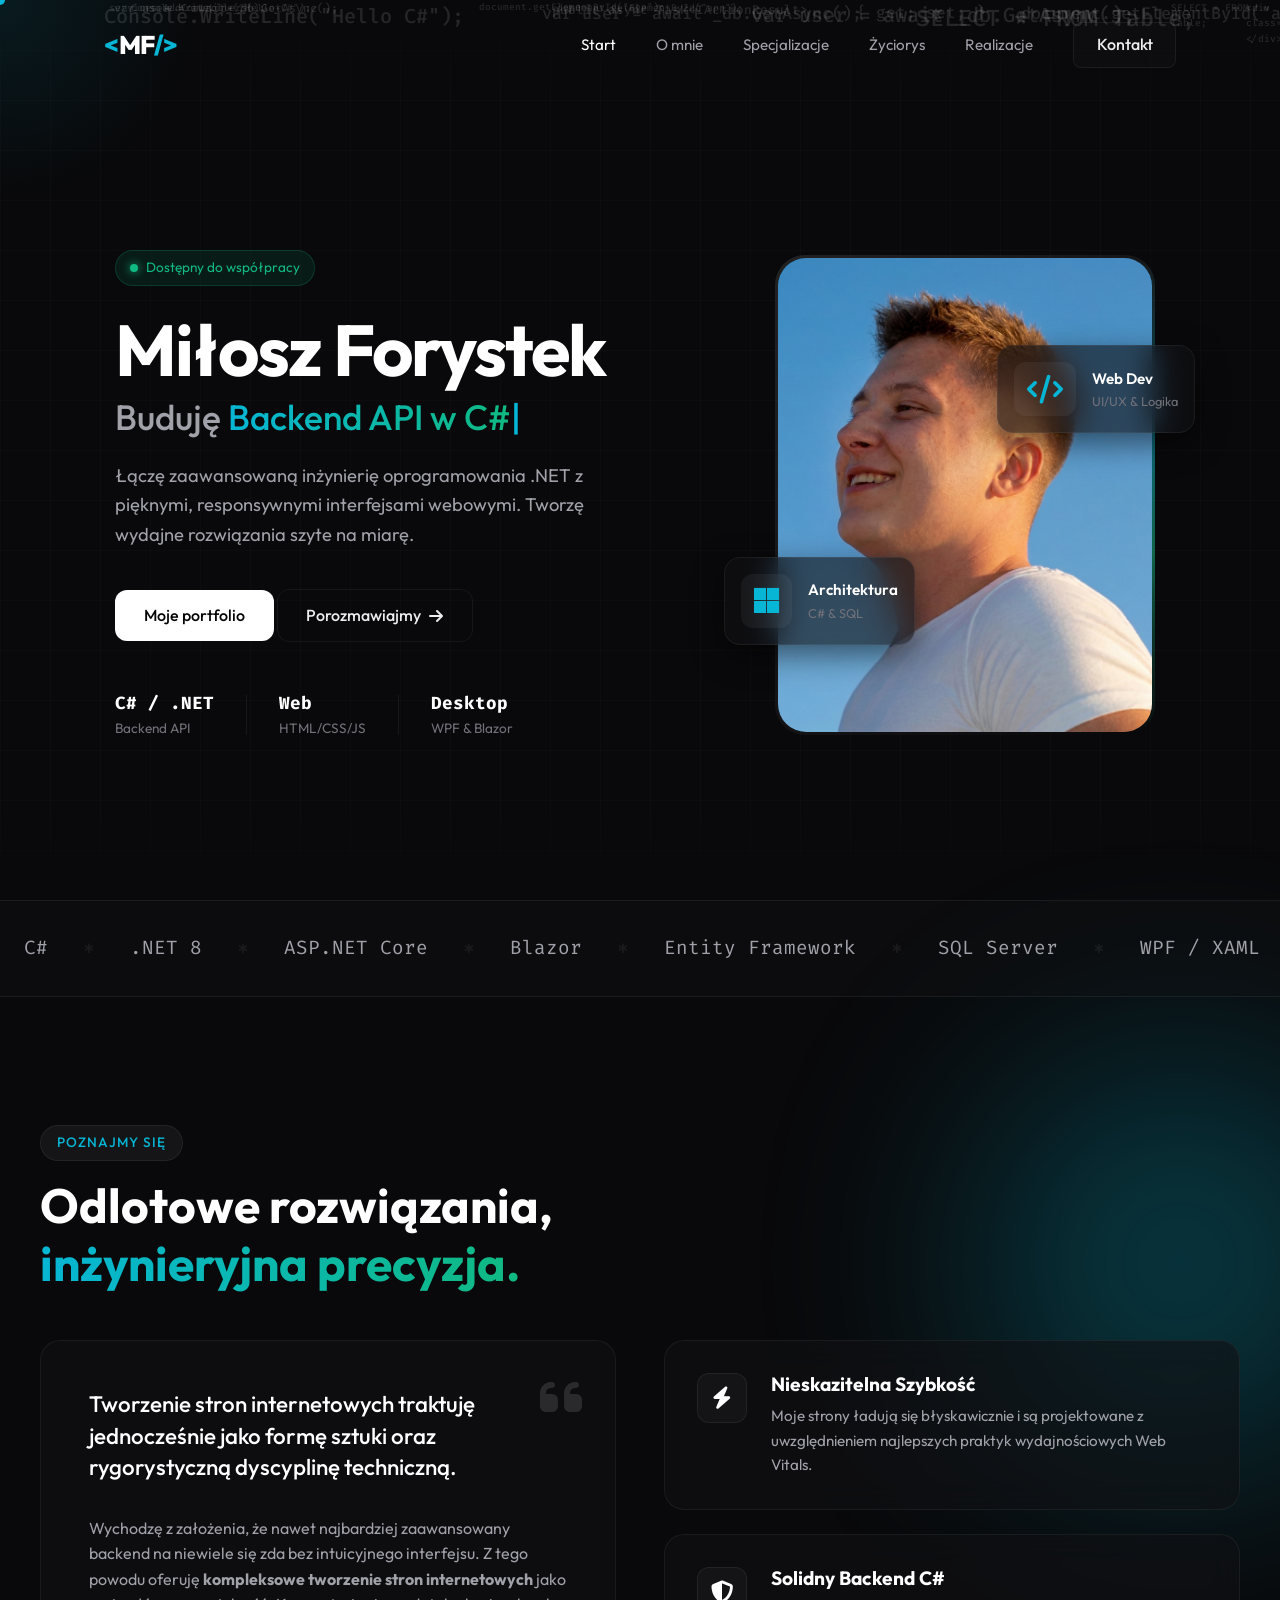
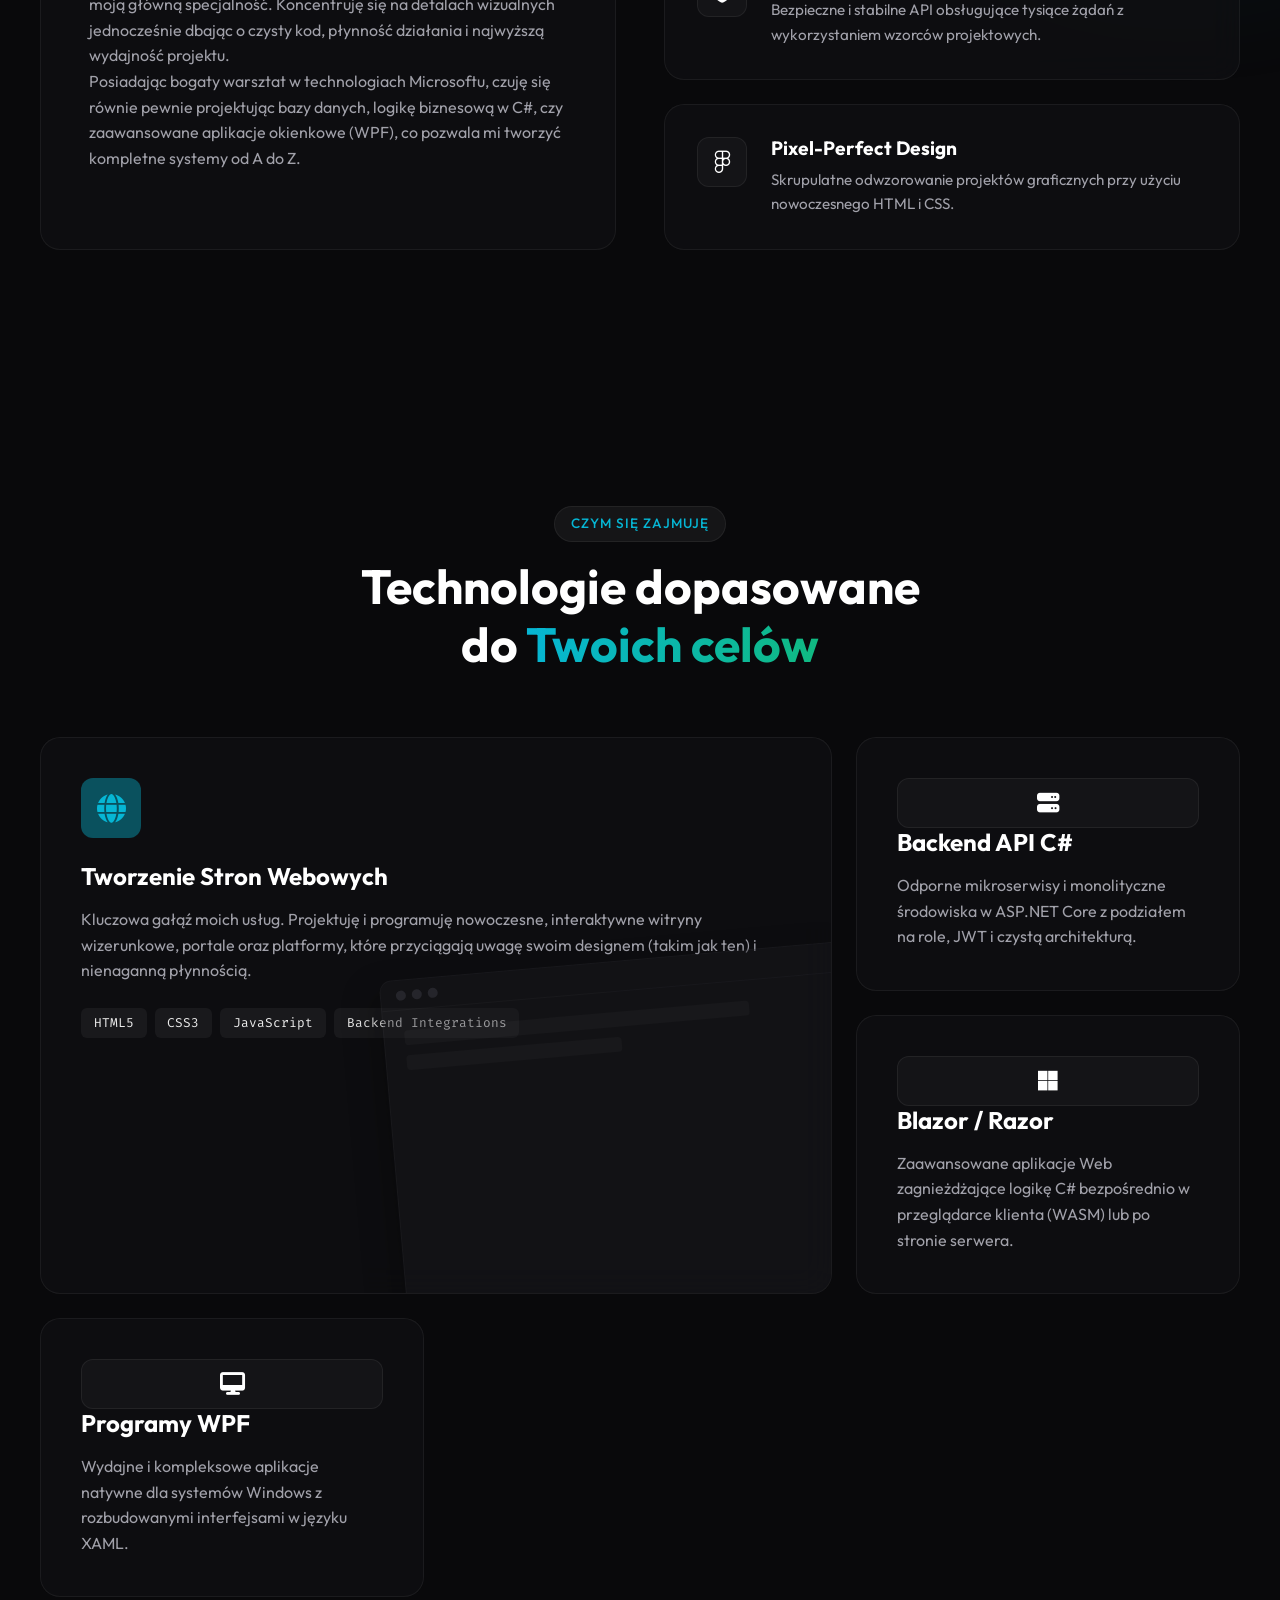
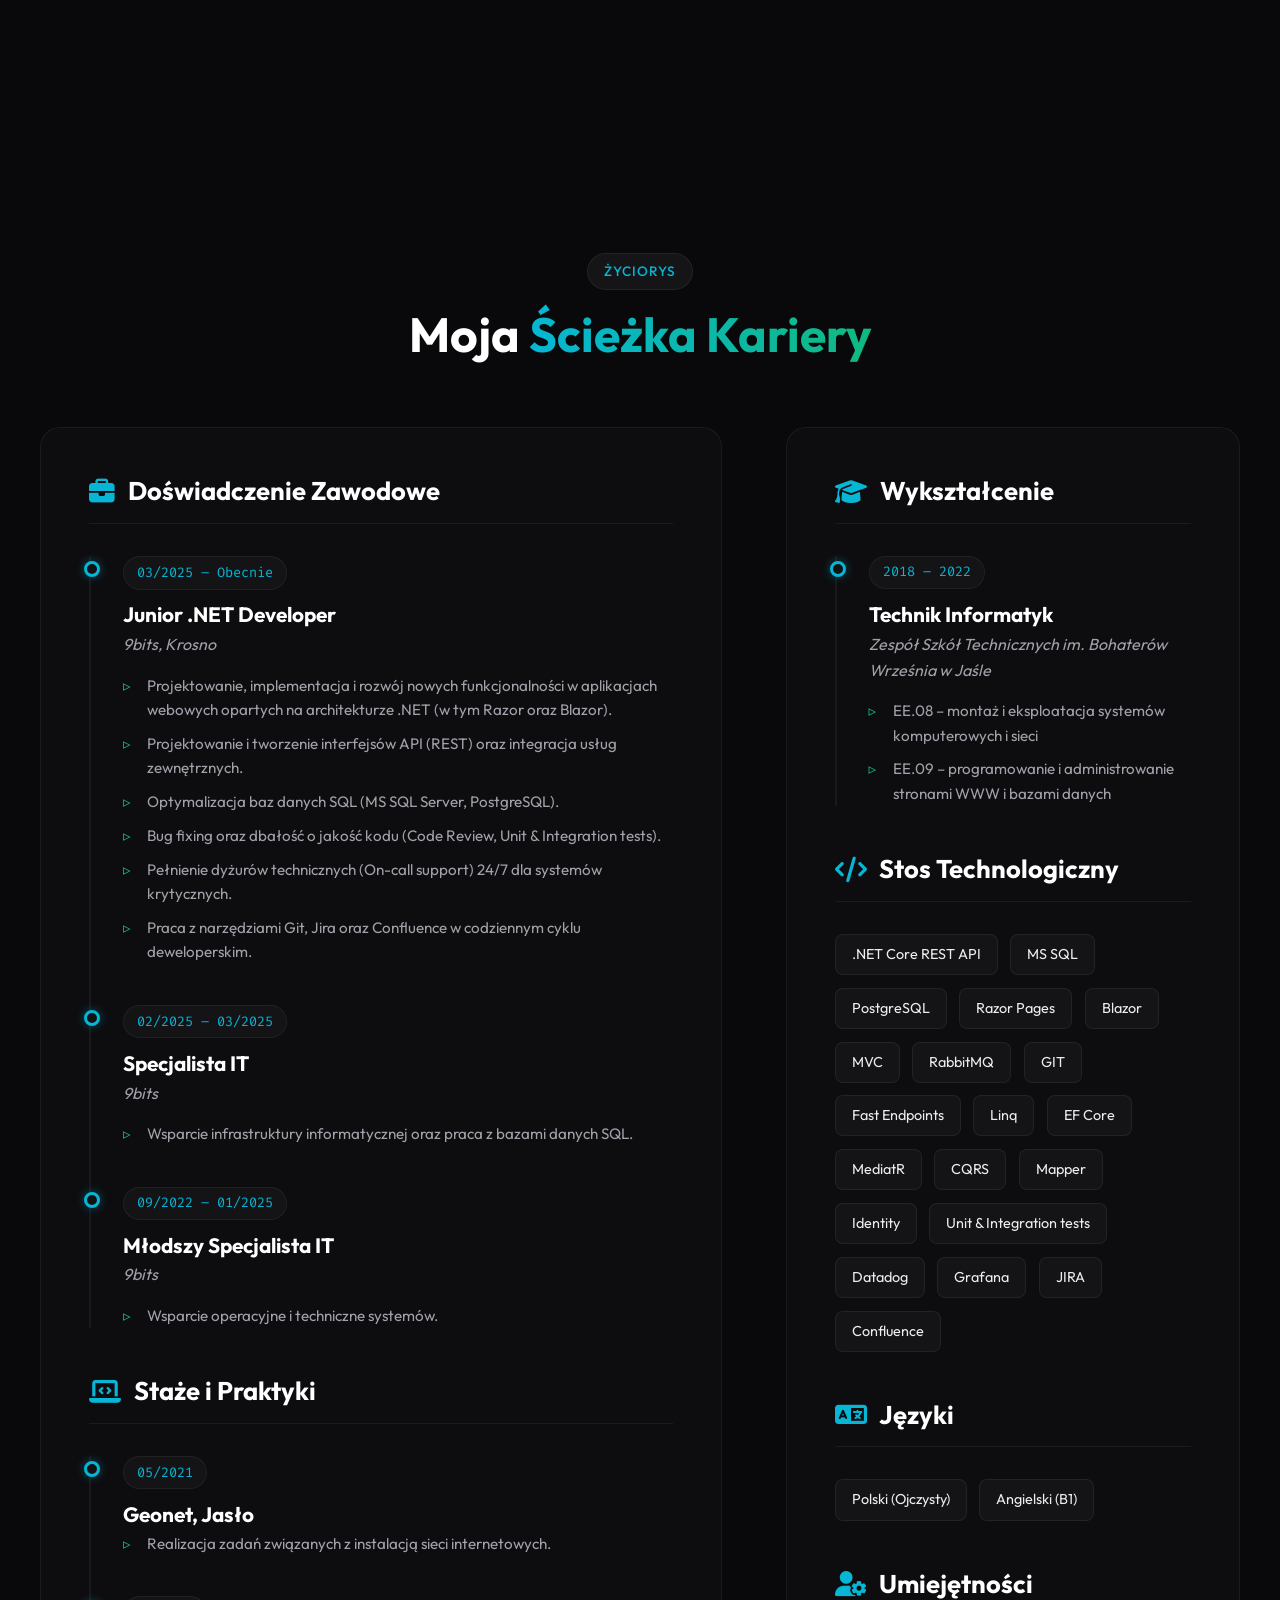
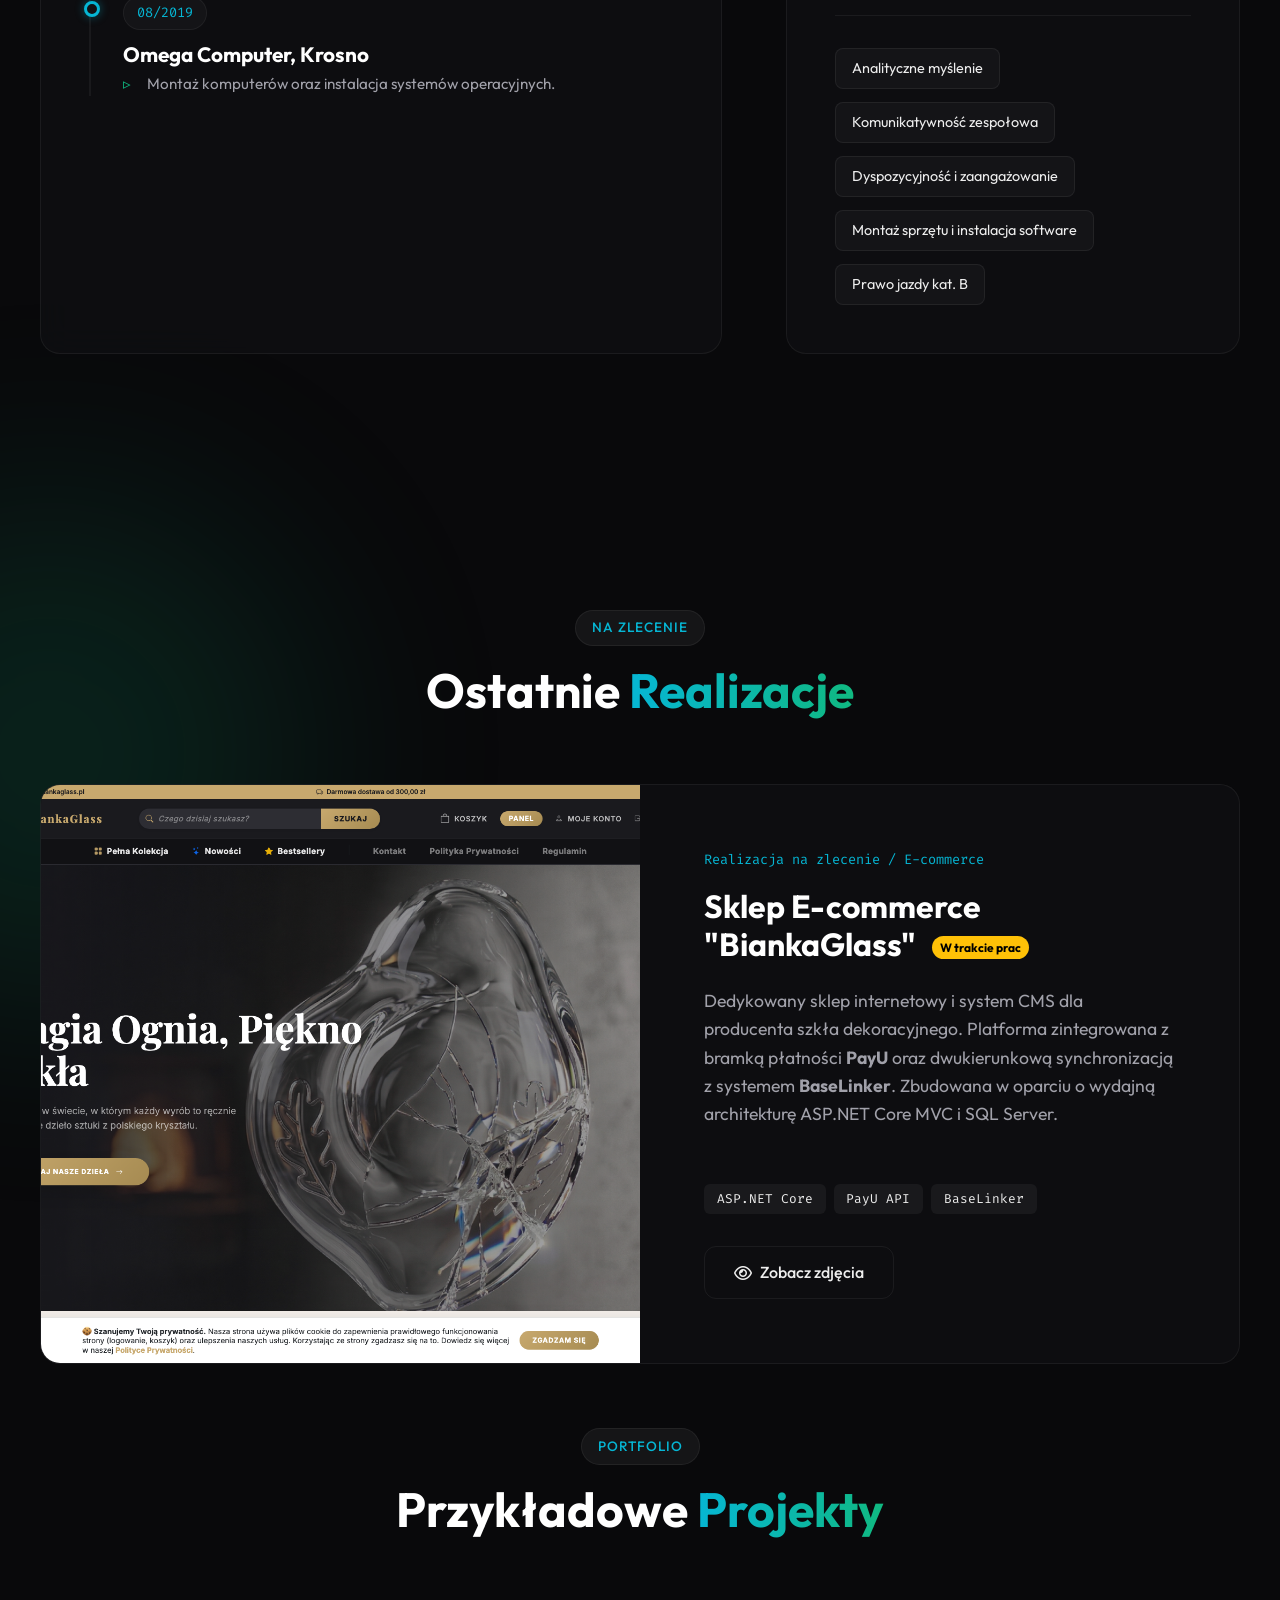
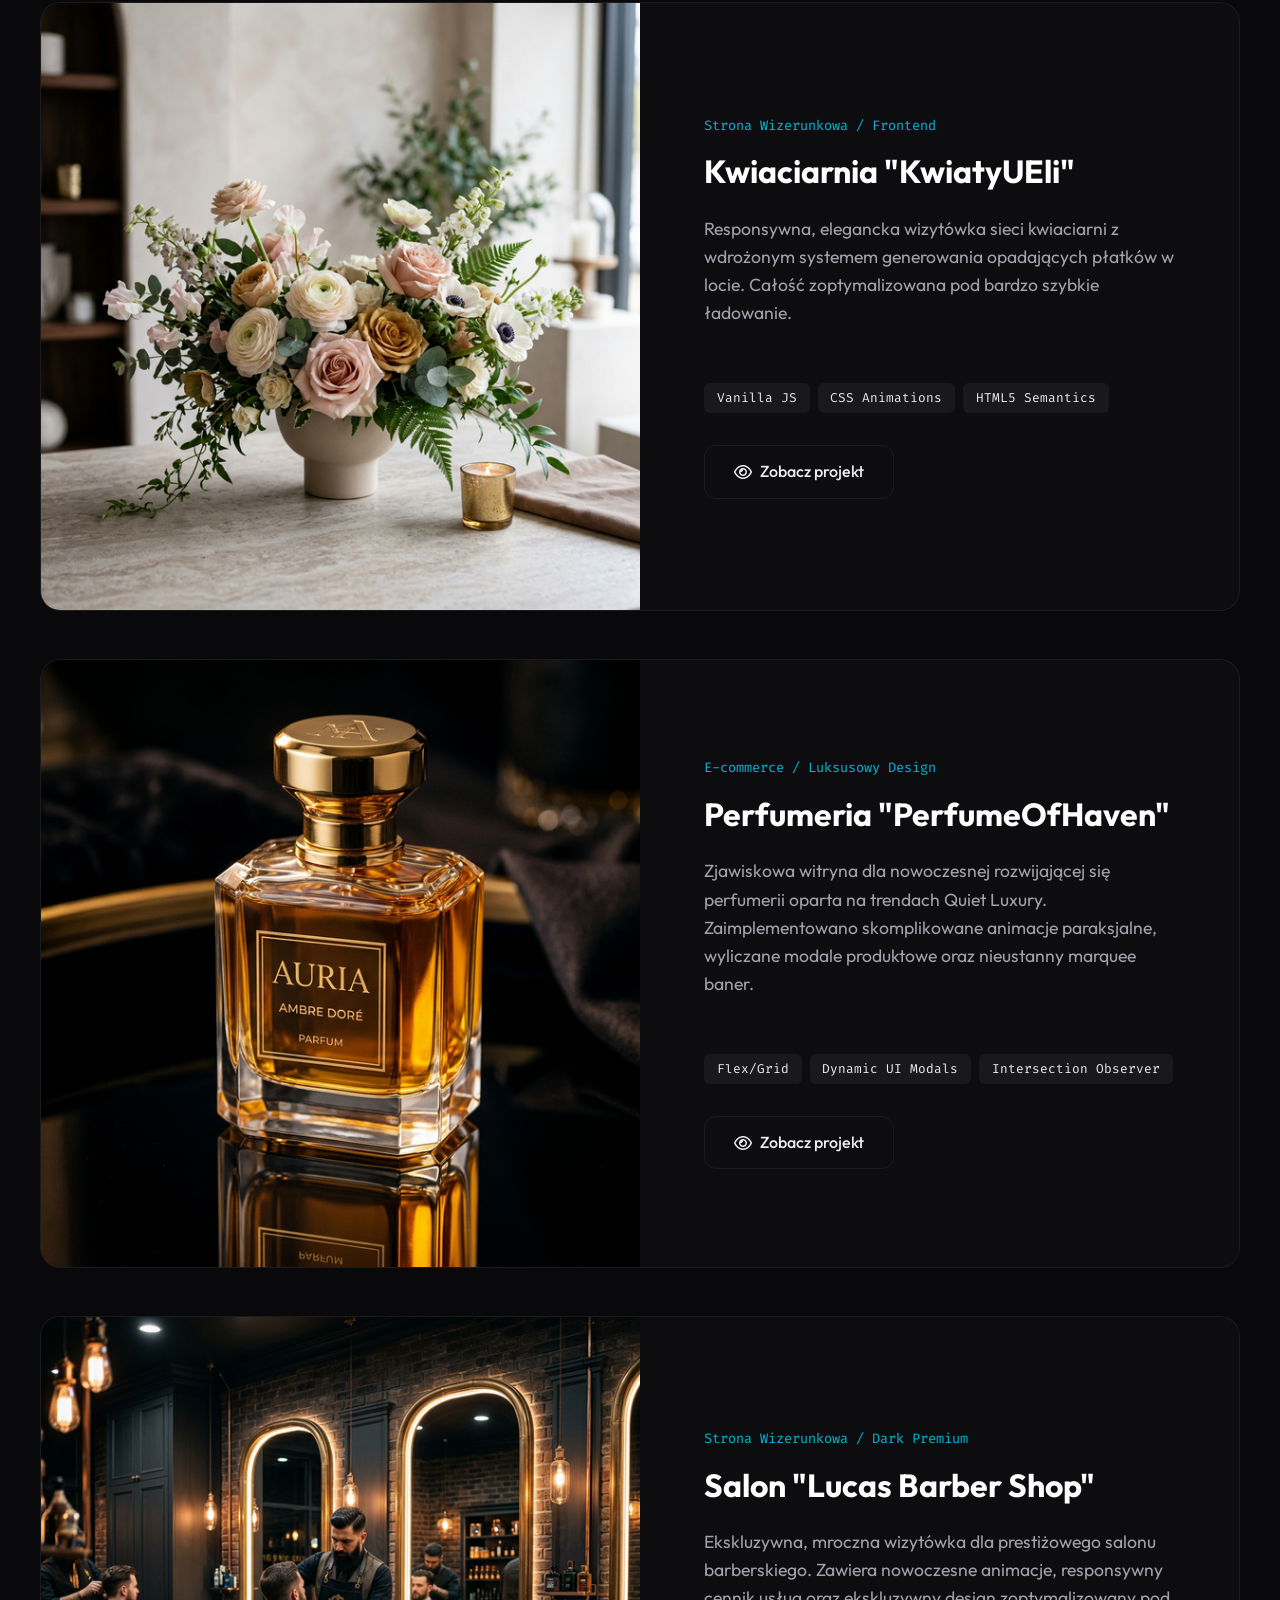
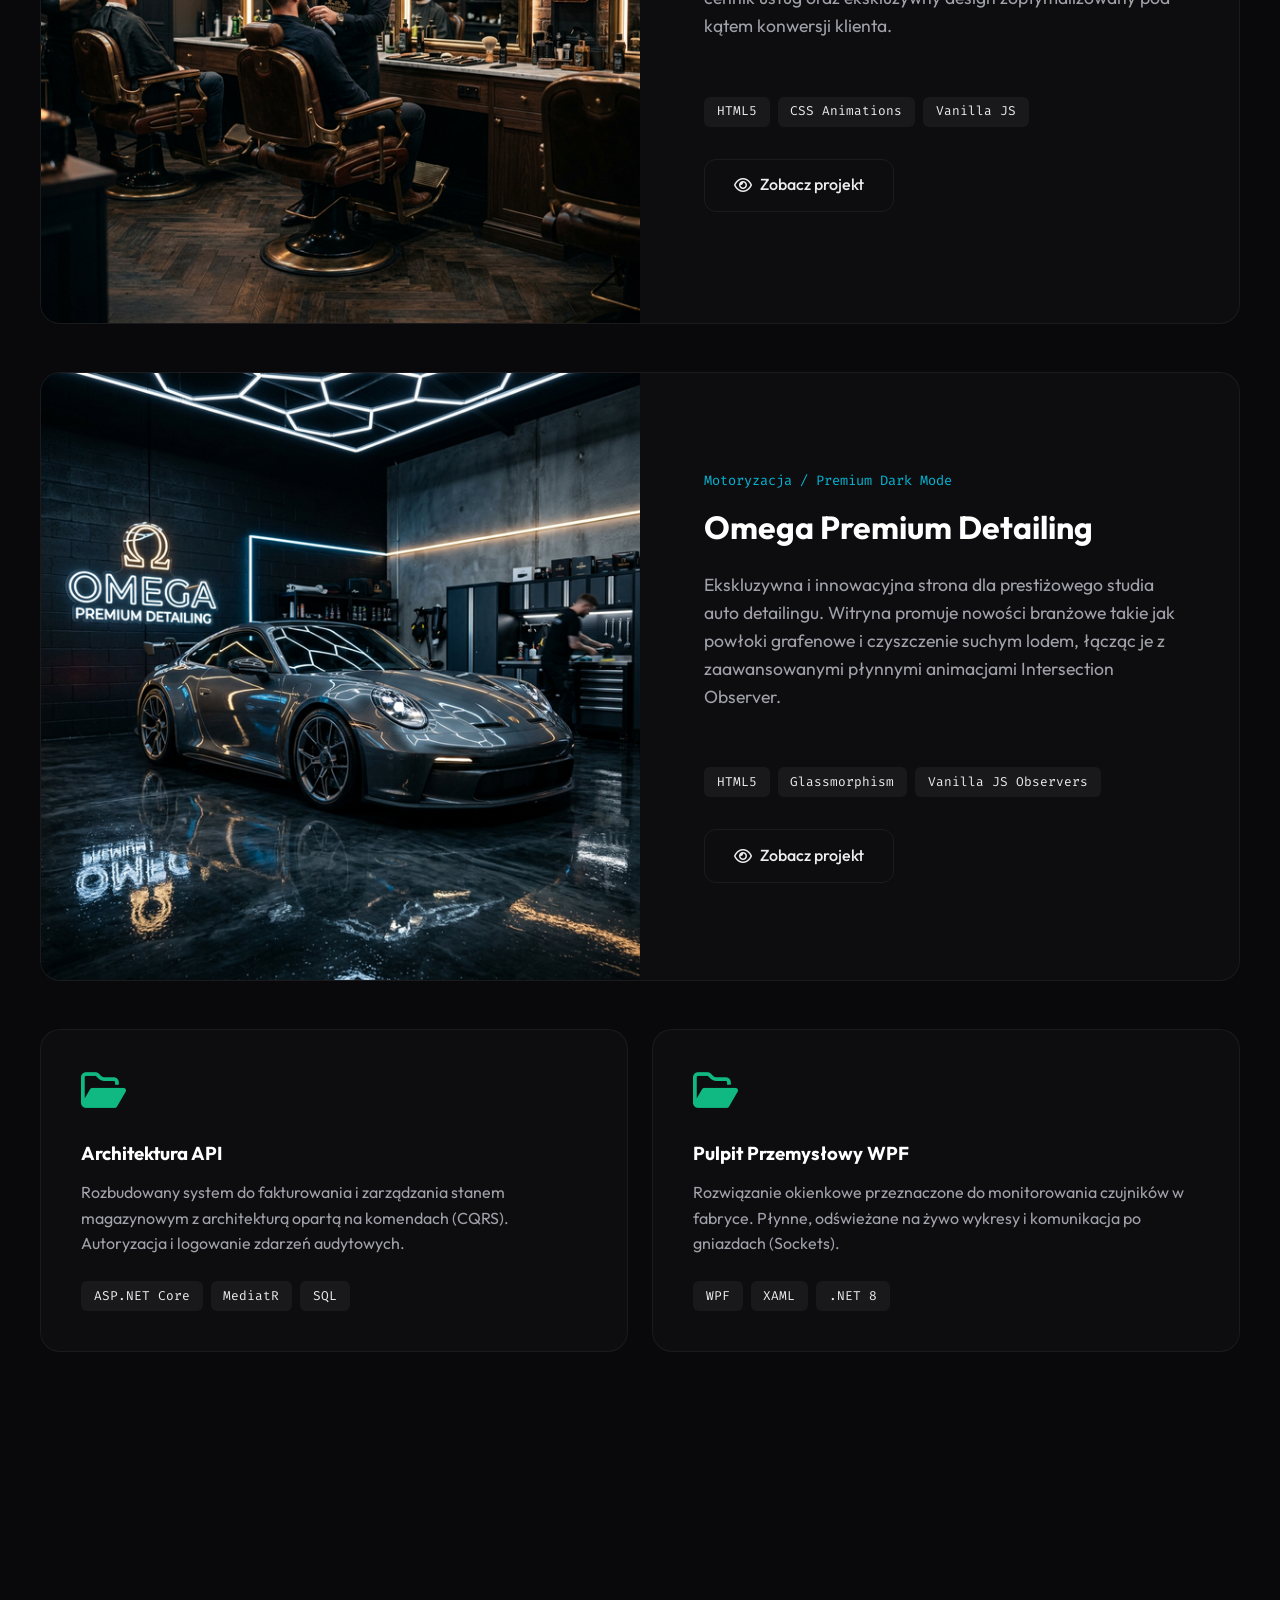
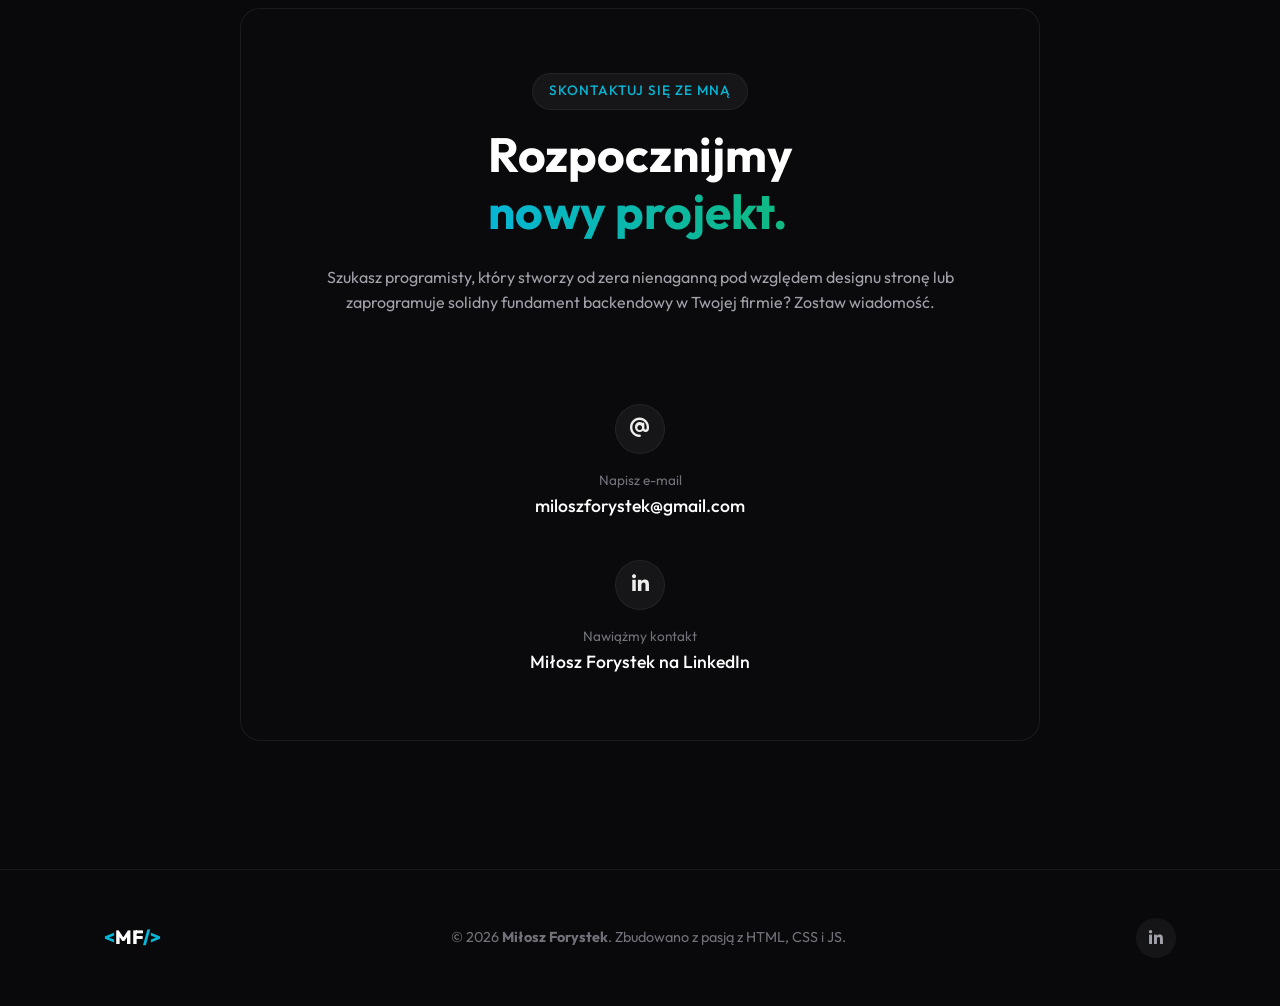
<file: index.html>
<!DOCTYPE html>
<html lang="pl">

<head>
    <meta charset="UTF-8">
    <meta name="viewport" content="width=device-width, initial-scale=1.0">
    <meta name="description"
        content="Miłosz Forystek - Profesjonalny Web Developer. Rozwiązania Backend API C#, aplikacje Blazor, systemy WPF oraz nowoczesne strony WWW.">
    <meta name="keywords"
        content="Miłosz Forystek, Web Developer, C#, .NET, Backend, API, Blazor, Razor Pages, WPF, Tworzenie stron internetowych, portfolio">
    <meta name="author" content="Miłosz Forystek">
    <title>Miłosz Forystek | Web Developer & Architekt C#</title>

    <!-- Google Fonts: Core Sans + Code -->
    <link rel="preconnect" href="https://fonts.googleapis.com">
    <link rel="preconnect" href="https://fonts.gstatic.com" crossorigin>
    <link
        href="https://fonts.googleapis.com/css2?family=Fira+Code:wght@400;500;700&family=Outfit:wght@300;400;500;700;800&display=swap"
        rel="stylesheet">

    <!-- FontAwesome icons -->
    <link rel="stylesheet" href="https://cdnjs.cloudflare.com/ajax/libs/font-awesome/6.4.0/css/all.min.css">

    <!-- Custom Styles -->
    <link rel="icon" type="image/png" sizes="192x192" href="assets/favicon.png">
    <link rel="stylesheet" href="style.css?v=2">
</head>

<body>
    <!-- Premium Scroll Progress Bar -->
    <div id="scroll-progress"></div>

    <!-- Advanced Additions: Custom Cursor & Gradient Glow Follower -->
    <div id="cursor-glow"></div>
    <div id="custom-cursor"></div>

    <!-- Premium Background Effects -->
    <div class="bg-grid"></div>
    <div id="particles-container"></div>

    <div class="ambient-light light-1"></div>
    <div class="ambient-light light-2"></div>

    <!-- Navigation -->
    <nav class="navbar" id="navbar">
        <div class="nav-content container">
            <a href="#home" class="logo">
                <span class="bracket">&lt;</span>MF<span class="bracket">/&gt;</span>
            </a>
            <ul class="nav-links">
                <li><a href="#home">Start</a></li>
                <li><a href="#about">O mnie</a></li>
                <li><a href="#services">Specjalizacje</a></li>
                <li><a href="#resume">Życiorys</a></li>
                <li><a href="#projects">Realizacje</a></li>
                <li><a href="#contact" class="btn-nav">Kontakt</a></li>
            </ul>
            <div class="mobile-menu-btn">
                <i class="fa-solid fa-bars"></i>
            </div>
        </div>
    </nav>

    <main>
        <!-- Hero Section -->
        <section id="home" class="hero container">
            <div class="hero-content">
                <div class="hero-text reveal-up">
                    <div class="availability-badge">
                        <span class="pulse-dot"></span>Dostępny do współpracy
                    </div>

                    <h1 class="name" data-text="Miłosz Forystek">Miłosz Forystek</h1>

                    <!-- Typing Effect Addition -->
                    <div class="typing-container">
                        <span class="static-text">Buduję </span>
                        <span id="typing-text" class="accent-gradient"></span><span class="cursor">|</span>
                    </div>

                    <p class="bio-short">
                        Łączę zaawansowaną inżynierię oprogramowania .NET z pięknymi, responsywnymi interfejsami
                        webowymi. Tworzę wydajne rozwiązania szyte na miarę.
                    </p>

                    <div class="hero-actions">
                        <a href="#projects" class="btn-primary">Moje portfolio</a>
                        <a href="#contact" class="btn-secondary">Porozmawiajmy <i
                                class="fa-solid fa-arrow-right"></i></a>
                    </div>

                    <div class="hero-stats">
                        <div class="stat-small">
                            <span class="num">C# / .NET</span>
                            <span class="lbl">Backend API</span>
                        </div>
                        <div class="stat-divider"></div>
                        <div class="stat-small">
                            <span class="num">Web</span>
                            <span class="lbl">HTML/CSS/JS</span>
                        </div>
                        <div class="stat-divider"></div>
                        <div class="stat-small">
                            <span class="num">Desktop</span>
                            <span class="lbl">WPF & Blazor</span>
                        </div>
                    </div>
                </div>

                <div class="hero-visual reveal-up" style="transition-delay: 0.2s;">
                    <!-- Animated Profile Frame Addition -->
                    <div class="profile-frame">
                        <div class="rotating-border"></div>
                        <div class="profile-inner">
                            <img src="profile.jpg" alt="Miłosz Forystek" class="profile-img">
                        </div>
                    </div>

                    <!-- Decorative floating widgets -->
                    <div class="float-widget widget-left glass-panel">
                        <i class="fa-brands fa-microsoft text-accent"></i>
                        <div class="widget-details">
                            <span class="w-title">Architektura</span>
                            <span class="w-sub">C# & SQL</span>
                        </div>
                    </div>

                    <div class="float-widget widget-right glass-panel">
                        <i class="fa-solid fa-code text-accent"></i>
                        <div class="widget-details">
                            <span class="w-title">Web Dev</span>
                            <span class="w-sub">UI/UX & Logika</span>
                        </div>
                    </div>
                </div>
            </div>
        </section>

        <!-- Tech Stack Marquee Addition -->
        <div class="tech-marquee-wrapper section-padding">
            <div class="tech-marquee">
                <div class="marquee-content">
                    <!-- Tech Items Group 1 -->
                    <span>C#</span> <i class="fa-solid fa-star-of-life separator"></i>
                    <span>.NET 8</span> <i class="fa-solid fa-star-of-life separator"></i>
                    <span>ASP.NET Core</span> <i class="fa-solid fa-star-of-life separator"></i>
                    <span>Blazor</span> <i class="fa-solid fa-star-of-life separator"></i>
                    <span>Entity Framework</span> <i class="fa-solid fa-star-of-life separator"></i>
                    <span>SQL Server</span> <i class="fa-solid fa-star-of-life separator"></i>
                    <span>WPF / XAML</span> <i class="fa-solid fa-star-of-life separator"></i>
                    <span>HTML5</span> <i class="fa-solid fa-star-of-life separator"></i>
                    <span>CSS3</span> <i class="fa-solid fa-star-of-life separator"></i>
                    <span>JavaScript</span> <i class="fa-solid fa-star-of-life separator"></i>
                    <!-- Repeat for seamless loop -->
                    <span>C#</span> <i class="fa-solid fa-star-of-life separator"></i>
                    <span>.NET 8</span> <i class="fa-solid fa-star-of-life separator"></i>
                    <span>ASP.NET Core</span> <i class="fa-solid fa-star-of-life separator"></i>
                    <span>Blazor</span> <i class="fa-solid fa-star-of-life separator"></i>
                    <span>Entity Framework</span> <i class="fa-solid fa-star-of-life separator"></i>
                    <span>SQL Server</span> <i class="fa-solid fa-star-of-life separator"></i>
                    <span>WPF / XAML</span> <i class="fa-solid fa-star-of-life separator"></i>
                    <span>HTML5</span> <i class="fa-solid fa-star-of-life separator"></i>
                    <span>CSS3</span> <i class="fa-solid fa-star-of-life separator"></i>
                    <span>JavaScript</span> <i class="fa-solid fa-star-of-life separator"></i>
                </div>
            </div>
        </div>

        <!-- About Section -->
        <section id="about" class="about container section-padding">
            <div class="section-badge reveal-up">Poznajmy się</div>
            <h2 class="section-title reveal-up">Odlotowe rozwiązania, <br><span class="accent-gradient">inżynieryjna
                    precyzja.</span></h2>

            <div class="about-grid">
                <div class="about-text glass-panel reveal-up" style="transition-delay: 0.1s;">
                    <i class="fa-solid fa-quote-left quote-icon"></i>
                    <p class="lead-text">Tworzenie stron internetowych traktuję jednocześnie jako formę sztuki oraz
                        rygorystyczną dyscyplinę techniczną.</p>
                    <p>Wychodzę z założenia, że nawet najbardziej zaawansowany backend na niewiele się zda bez
                        intuicyjnego interfejsu. Z tego powodu oferuję <strong>kompleksowe tworzenie stron
                            internetowych</strong> jako moją główną specjalność. Koncentruję się na detalach wizualnych
                        jednocześnie dbając o czysty kod, płynność działania i najwyższą wydajność projektu.</p>
                    <p>Posiadając bogaty warsztat w technologiach Microsoftu, czuję się równie pewnie projektując bazy
                        danych, logikę biznesową w C#, czy zaawansowane aplikacje okienkowe (WPF), co pozwala mi tworzyć
                        kompletne systemy od A do Z.</p>
                </div>

                <div class="expertise-container reveal-up" style="transition-delay: 0.2s;">
                    <div class="expertise-item glass-panel hover-tilt">
                        <div class="icon-box"><i class="fa-solid fa-bolt"></i></div>
                        <div>
                            <h3>Nieskazitelna Szybkość</h3>
                            <p>Moje strony ładują się błyskawicznie i są projektowane z uwzględnieniem najlepszych
                                praktyk wydajnościowych Web Vitals.</p>
                        </div>
                    </div>
                    <div class="expertise-item glass-panel hover-tilt">
                        <div class="icon-box"><i class="fa-solid fa-shield-halved"></i></div>
                        <div>
                            <h3>Solidny Backend C#</h3>
                            <p>Bezpieczne i stabilne API obsługujące tysiące żądań z wykorzystaniem wzorców
                                projektowych.</p>
                        </div>
                    </div>
                    <div class="expertise-item glass-panel hover-tilt">
                        <div class="icon-box"><i class="fa-brands fa-figma"></i></div>
                        <div>
                            <h3>Pixel-Perfect Design</h3>
                            <p>Skrupulatne odwzorowanie projektów graficznych przy użyciu nowoczesnego HTML i CSS.</p>
                        </div>
                    </div>
                </div>
            </div>
        </section>

        <!-- Services Section -->
        <section id="services" class="services container section-padding">
            <div class="text-center reveal-up">
                <div class="section-badge">Czym się zajmuję</div>
                <h2 class="section-title">Technologie dopasowane <br>do <span class="accent-gradient">Twoich
                        celów</span></h2>
            </div>

            <div class="bento-grid">
                <!-- Main Feature Box -->
                <div class="bento-box bento-large glass-panel hover-glow reveal-up">
                    <div class="box-content">
                        <div class="icon-box large-icon"><i class="fa-solid fa-globe"></i></div>
                        <h3>Tworzenie Stron Webowych</h3>
                        <p>Kluczowa gałąź moich usług. Projektuję i programuję nowoczesne, interaktywne witryny
                            wizerunkowe, portale oraz platformy, które przyciągają uwagę swoim designem (takim jak ten)
                            i nienaganną płynnością.</p>
                        <div class="tech-tags mt-auto">
                            <span>HTML5</span><span>CSS3</span><span>JavaScript</span><span>Backend
                                Integrations</span>
                        </div>
                    </div>
                    <!-- Decorative element inside the main box -->
                    <div class="bento-decoration">
                        <div class="mockup-browser">
                            <div class="browser-header"><i></i><i></i><i></i></div>
                            <div class="browser-body">
                                <div class="mockbox mx-w-1"></div>
                                <div class="mockbox mx-w-2"></div>
                            </div>
                        </div>
                    </div>
                </div>

                <!-- Smaller Boxes -->
                <div class="bento-box glass-panel hover-glow reveal-up" style="transition-delay: 0.1s;">
                    <div class="icon-box"><i class="fa-solid fa-server"></i></div>
                    <h3>Backend API C#</h3>
                    <p>Odporne mikroserwisy i monolityczne środowiska w ASP.NET Core z podziałem na role, JWT i czystą
                        architekturą.</p>
                </div>

                <div class="bento-box glass-panel hover-glow reveal-up" style="transition-delay: 0.2s;">
                    <div class="icon-box"><i class="fa-brands fa-microsoft"></i></div>
                    <h3>Blazor / Razor</h3>
                    <p>Zaawansowane aplikacje Web zagnieżdżające logikę C# bezpośrednio w przeglądarce klienta (WASM)
                        lub po stronie serwera.</p>
                </div>

                <div class="bento-box glass-panel hover-glow reveal-up" style="transition-delay: 0.3s;">
                    <div class="icon-box"><i class="fa-solid fa-desktop"></i></div>
                    <h3>Programy WPF</h3>
                    <p>Wydajne i kompleksowe aplikacje natywne dla systemów Windows z rozbudowanymi interfejsami w
                        języku XAML.</p>
                </div>
            </div>
        </section>

        <!-- Resume Section -->
        <section id="resume" class="resume container section-padding">
            <div class="text-center reveal-up">
                <div class="section-badge">Życiorys</div>
                <h2 class="section-title">Moja <span class="accent-gradient">Ścieżka Kariery</span></h2>
            </div>

            <div class="resume-grid">
                <!-- Left Column: Experience & Internships -->
                <div class="resume-timeline-wrapper">
                    <!-- Experience -->
                    <h3 class="resume-title reveal-up"><i class="fa-solid fa-briefcase text-accent"></i> Doświadczenie Zawodowe</h3>
                    <div class="timeline">
                        <div class="timeline-item reveal-up">
                            <div class="timeline-dot"></div>
                            <div class="timeline-date">03/2025 &ndash; Obecnie</div>
                            <h4 class="timeline-role">Junior .NET Developer</h4>
                            <div class="timeline-company">9bits, Krosno</div>
                            <ul class="timeline-desc">
                                <li>Projektowanie, implementacja i rozwój nowych funkcjonalności w aplikacjach webowych opartych na architekturze .NET (w tym Razor oraz Blazor).</li>
                                <li>Projektowanie i tworzenie interfejsów API (REST) oraz integracja usług zewnętrznych.</li>
                                <li>Optymalizacja baz danych SQL (MS SQL Server, PostgreSQL).</li>
                                <li>Bug fixing oraz dbałość o jakość kodu (Code Review, Unit & Integration tests).</li>
                                <li>Pełnienie dyżurów technicznych (On-call support) 24/7 dla systemów krytycznych.</li>
                                <li>Praca z narzędziami Git, Jira oraz Confluence w codziennym cyklu deweloperskim.</li>
                            </ul>
                        </div>

                        <div class="timeline-item reveal-up">
                            <div class="timeline-dot"></div>
                            <div class="timeline-date">02/2025 &ndash; 03/2025</div>
                            <h4 class="timeline-role">Specjalista IT</h4>
                            <div class="timeline-company">9bits</div>
                            <ul class="timeline-desc">
                                <li>Wsparcie infrastruktury informatycznej oraz praca z bazami danych SQL.</li>
                            </ul>
                        </div>

                        <div class="timeline-item reveal-up">
                            <div class="timeline-dot"></div>
                            <div class="timeline-date">09/2022 &ndash; 01/2025</div>
                            <h4 class="timeline-role">Młodszy Specjalista IT</h4>
                            <div class="timeline-company">9bits</div>
                            <ul class="timeline-desc">
                                <li>Wsparcie operacyjne i techniczne systemów.</li>
                            </ul>
                        </div>
                    </div>

                    <!-- Internships -->
                    <h3 class="resume-title reveal-up" style="margin-top: 3rem;"><i class="fa-solid fa-laptop-code text-accent"></i> Staże i Praktyki</h3>
                    <div class="timeline">
                        <div class="timeline-item reveal-up">
                            <div class="timeline-dot"></div>
                            <div class="timeline-date">05/2021</div>
                            <h4 class="timeline-role">Geonet, Jasło</h4>
                            <ul class="timeline-desc">
                                <li>Realizacja zadań związanych z instalacją sieci internetowych.</li>
                            </ul>
                        </div>
                        <div class="timeline-item reveal-up">
                            <div class="timeline-dot"></div>
                            <div class="timeline-date">08/2019</div>
                            <h4 class="timeline-role">Omega Computer, Krosno</h4>
                            <ul class="timeline-desc">
                                <li>Montaż komputerów oraz instalacja systemów operacyjnych.</li>
                            </ul>
                        </div>
                    </div>
                </div>

                <!-- Right Column: Education & Skills -->
                <div class="resume-sidebar">
                    <h3 class="resume-title reveal-up"><i class="fa-solid fa-graduation-cap text-accent"></i> Wykształcenie</h3>
                    <div class="timeline">
                        <div class="timeline-item reveal-up">
                            <div class="timeline-dot"></div>
                            <div class="timeline-date">2018 &ndash; 2022</div>
                            <h4 class="timeline-role">Technik Informatyk</h4>
                            <div class="timeline-company">Zespół Szkół Technicznych im. Bohaterów Września w Jaśle</div>
                            <ul class="timeline-desc">
                                <li>EE.08 &ndash; montaż i eksploatacja systemów komputerowych i sieci</li>
                                <li>EE.09 &ndash; programowanie i administrowanie stronami WWW i bazami danych</li>
                            </ul>
                        </div>
                    </div>

                    <h3 class="resume-title reveal-up" style="margin-top: 3rem;"><i class="fa-solid fa-code text-accent"></i> Stos Technologiczny</h3>
                    <div class="skills-tags reveal-up">
                        <span>.NET Core REST API</span>
                        <span>MS SQL</span>
                        <span>PostgreSQL</span>
                        <span>Razor Pages</span>
                        <span>Blazor</span>
                        <span>MVC</span>
                        <span>RabbitMQ</span>
                        <span>GIT</span>
                        <span>Fast Endpoints</span>
                        <span>Linq</span>
                        <span>EF Core</span>
                        <span>MediatR</span>
                        <span>CQRS</span>
                        <span>Mapper</span>
                        <span>Identity</span>
                        <span>Unit & Integration tests</span>
                        <span>Datadog</span>
                        <span>Grafana</span>
                        <span>JIRA</span>
                        <span>Confluence</span>
                    </div>

                    <h3 class="resume-title reveal-up" style="margin-top: 3rem;"><i class="fa-solid fa-language text-accent"></i> Języki</h3>
                    <div class="skills-tags reveal-up">
                        <span>Polski (Ojczysty)</span>
                        <span>Angielski (B1)</span>
                    </div>

                    <h3 class="resume-title reveal-up" style="margin-top: 3rem;"><i class="fa-solid fa-user-gear text-accent"></i> Umiejętności</h3>
                    <div class="skills-tags reveal-up">
                        <span>Analityczne myślenie</span>
                        <span>Komunikatywność zespołowa</span>
                        <span>Dyspozycyjność i zaangażowanie</span>
                        <span>Montaż sprzętu i instalacja software</span>
                        <span>Prawo jazdy kat. B</span>
                    </div>
                </div>
            </div>
        </section>

        <!-- Projects Section -->
        <section id="projects" class="projects container section-padding">
            <div class="text-center reveal-up">
                <div class="section-badge">Na Zlecenie</div>
                <h2 class="section-title">Ostatnie <span class="accent-gradient">Realizacje</span></h2>
            </div>

            <div class="projects-showcase" style="margin-bottom: 4rem;">
                <!-- Highlighted Project 5 (BiankaGlass) -->
                <div class="project-featured glass-panel reveal-up">
                    <div class="p-featured-image hover-tilt">
                        <img src="BiankaGlass/assets/home.png" alt="BiankaGlass E-commerce"
                            onerror="this.src='https://images.unsplash.com/photo-1556742049-0cfed4f6a45d?q=80&w=800&h=500&auto=format&fit=crop';">

                        <div class="p-overlay">
                            <a href="BiankaGlass/index.html" class="p-btn">
                                <i class="fa-solid fa-arrow-up-right-from-square"></i> Otwórz zdjęcia
                            </a>
                        </div>
                    </div>
                    <div class="p-featured-info">
                        <div class="p-category">Realizacja na zlecenie / E-commerce</div>
                        <h3>Sklep E-commerce "BiankaGlass" <span style="background:#ffc107; color:#000; padding:4px 8px; border-radius:12px; font-size:12px; margin-left:10px; font-weight:bold; vertical-align:middle;">W trakcie prac</span></h3>
                        <p>Dedykowany sklep internetowy i system CMS dla producenta szkła dekoracyjnego. Platforma zintegrowana z bramką płatności <strong>PayU</strong> oraz dwukierunkową synchronizacją z systemem <strong>BaseLinker</strong>. Zbudowana w oparciu o wydajną architekturę ASP.NET Core MVC i SQL Server.</p>
                        <div class="tech-tags">
                            <span>ASP.NET Core</span><span>PayU API</span><span>BaseLinker</span>
                        </div>
                        <div class="p-action-wrapper" style="margin-top: 2rem;">
                            <a href="BiankaGlass/index.html" class="btn-secondary">
                                <i class="fa-regular fa-eye"></i> Zobacz zdjęcia
                            </a>
                        </div>
                    </div>
                </div>
            </div>

            <div class="text-center reveal-up">
                <div class="section-badge">Portfolio</div>
                <h2 class="section-title">Przykładowe <span class="accent-gradient">Projekty</span></h2>
            </div>

            <div class="projects-showcase">
                <!-- Highlighted Project 1 -->
                <div class="project-featured glass-panel reveal-up">
                    <div class="p-featured-image hover-tilt">
                        <img src="KwiatyUEli/assets/images/hero_banner.png" alt="KwiatyUEli"
                            onerror="this.src='https://images.unsplash.com/photo-1596526131083-e8c638c9c6c7?q=80&w=800&h=500&auto=format&fit=crop';">

                        <div class="p-overlay">
                            <a href="KwiatyUEli/index.html" class="p-btn">
                                <i class="fa-solid fa-arrow-up-right-from-square"></i> Otwórz projekt
                            </a>
                        </div>
                    </div>
                    <div class="p-featured-info">
                        <div class="p-category">Strona Wizerunkowa / Frontend</div>
                        <h3>Kwiaciarnia "KwiatyUEli"</h3>
                        <p>Responsywna, elegancka wizytówka sieci kwiaciarni z wdrożonym systemem generowania
                            opadających płatków w locie. Całość zoptymalizowana pod bardzo szybkie ładowanie.</p>
                        <div class="tech-tags">
                            <span>Vanilla JS</span><span>CSS Animations</span><span>HTML5 Semantics</span>
                        </div>
                        <div class="p-action-wrapper" style="margin-top: 2rem;">
                            <a href="KwiatyUEli/index.html" class="btn-secondary">
                                <i class="fa-regular fa-eye"></i> Zobacz projekt
                            </a>
                        </div>
                    </div>
                </div>

                <!-- Highlighted Project 2 -->
                <div class="project-featured glass-panel reveal-up">
                    <div class="p-featured-image hover-tilt">
                        <img src="PerfumeOfHaven/assets/images/hero.png" alt="PerfumeOfHaven E-commerce"
                            onerror="this.src='https://images.unsplash.com/photo-1590736704728-f4730bb30770?q=80&w=800&h=500&auto=format&fit=crop';">

                        <div class="p-overlay">
                            <a href="PerfumeOfHaven/index.html" class="p-btn">
                                <i class="fa-solid fa-arrow-up-right-from-square"></i> Otwórz projekt
                            </a>
                        </div>
                    </div>
                    <div class="p-featured-info">
                        <div class="p-category">E-commerce / Luksusowy Design</div>
                        <h3>Perfumeria "PerfumeOfHaven"</h3>
                        <p>Zjawiskowa witryna dla nowoczesnej rozwijającej się perfumerii oparta na trendach Quiet
                            Luxury. Zaimplementowano skomplikowane animacje paraksjalne, wyliczane modale produktowe
                            oraz nieustanny marquee baner.</p>
                        <div class="tech-tags">
                            <span>Flex/Grid</span><span>Dynamic UI Modals</span><span>Intersection Observer</span>
                        </div>
                        <div class="p-action-wrapper" style="margin-top: 2rem;">
                            <a href="PerfumeOfHaven/index.html" class="btn-secondary">
                                <i class="fa-regular fa-eye"></i> Zobacz projekt
                            </a>
                        </div>
                    </div>
                </div>

                <!-- Highlighted Project 3 -->
                <div class="project-featured glass-panel reveal-up">
                    <div class="p-featured-image hover-tilt">
                        <img src="LucasBarberShop/assets/barber_hero_bg_1772666305009.png" alt="Lucas Barber Shop"
                            onerror="this.src='https://images.unsplash.com/photo-1596526131083-e8c638c9c6c7?q=80&w=800&h=500&auto=format&fit=crop';">

                        <div class="p-overlay">
                            <a href="LucasBarberShop/index.html" class="p-btn">
                                <i class="fa-solid fa-arrow-up-right-from-square"></i> Otwórz projekt
                            </a>
                        </div>
                    </div>
                    <div class="p-featured-info">
                        <div class="p-category">Strona Wizerunkowa / Dark Premium</div>
                        <h3>Salon "Lucas Barber Shop"</h3>
                        <p>Ekskluzywna, mroczna wizytówka dla prestiżowego salonu barberskiego. Zawiera nowoczesne
                            animacje, responsywny cennik usług oraz ekskluzywny design zoptymalizowany pod kątem
                            konwersji klienta.</p>
                        <div class="tech-tags">
                            <span>HTML5</span><span>CSS Animations</span><span>Vanilla JS</span>
                        </div>
                        <div class="p-action-wrapper" style="margin-top: 2rem;">
                            <a href="LucasBarberShop/index.html" class="btn-secondary">
                                <i class="fa-regular fa-eye"></i> Zobacz projekt
                            </a>
                        </div>
                    </div>
                </div>

                <!-- Highlighted Project 4 -->
                <div class="project-featured glass-panel reveal-up">
                    <div class="p-featured-image hover-tilt">
                        <img src="OmegaDetailing/assets/portfolio_thumb.png" alt="Omega Premium Detailing"
                            onerror="this.src='https://images.unsplash.com/photo-1596526131083-e8c638c9c6c7?q=80&w=800&h=500&auto=format&fit=crop';">

                        <div class="p-overlay">
                            <a href="OmegaDetailing/index.html" class="p-btn">
                                <i class="fa-solid fa-arrow-up-right-from-square"></i> Otwórz projekt
                            </a>
                        </div>
                    </div>
                    <div class="p-featured-info">
                        <div class="p-category">Motoryzacja / Premium Dark Mode</div>
                        <h3>Omega Premium Detailing</h3>
                        <p>Ekskluzywna i innowacyjna strona dla prestiżowego studia auto detailingu. Witryna promuje
                            nowości branżowe takie jak powłoki grafenowe i czyszczenie suchym lodem, łącząc je z
                            zaawansowanymi płynnymi animacjami Intersection Observer.</p>
                        <div class="tech-tags">
                            <span>HTML5</span><span>Glassmorphism</span><span>Vanilla JS Observers</span>
                        </div>
                        <div class="p-action-wrapper" style="margin-top: 2rem;">
                            <a href="OmegaDetailing/index.html" class="btn-secondary">
                                <i class="fa-regular fa-eye"></i> Zobacz projekt
                            </a>
                        </div>
                    </div>
                </div>

                <!-- Grid Projects -->
                <div class="project-grid-2">
                    <div class="project-standard glass-panel hover-glow reveal-up" style="transition-delay: 0.1s;">
                        <div class="p-header">
                            <i class="fa-regular fa-folder-open folder-icon"></i>
                        </div>
                        <h3>Architektura API</h3>
                        <p>Rozbudowany system do fakturowania i zarządzania stanem magazynowym z architekturą opartą na
                            komendach (CQRS). Autoryzacja i logowanie zdarzeń audytowych.</p>
                        <div class="tech-tags mt-auto pb-0">
                            <span>ASP.NET Core</span><span>MediatR</span><span>SQL</span>
                        </div>
                    </div>

                    <div class="project-standard glass-panel hover-glow reveal-up" style="transition-delay: 0.2s;">
                        <div class="p-header">
                            <i class="fa-regular fa-folder-open folder-icon"></i>
                        </div>
                        <h3>Pulpit Przemysłowy WPF</h3>
                        <p>Rozwiązanie okienkowe przeznaczone do monitorowania czujników w fabryce. Płynne, odświeżane
                            na żywo wykresy i komunikacja po gniazdach (Sockets).</p>
                        <div class="tech-tags mt-auto pb-0">
                            <span>WPF</span><span>XAML</span><span>.NET 8</span>
                        </div>
                    </div>
                </div>
            </div>
        </section>

        <!-- Contact Section -->
        <section id="contact" class="contact container section-padding">
            <div class="contact-card glass-panel reveal-up">

                <div class="c-info">
                    <div class="section-badge mb-1">Skontaktuj się ze mną</div>
                    <h2 class="section-title text-start mb-2">Rozpocznijmy <br><span class="accent-gradient">nowy
                            projekt.</span></h2>
                    <p class="mb-3">Szukasz programisty, który stworzy od zera nienaganną pod względem designu stronę
                        lub zaprogramuje solidny fundament backendowy w Twojej firmie? Zostaw wiadomość.</p>

                    <ul class="c-methods">
                        <li>
                            <a href="mailto:miloszforystek@gmail.com" class="c-icon"><i class="fa-solid fa-at"></i></a>
                            <div class="c-text">
                                <span class="c-label">Napisz e-mail</span>
                                <a href="mailto:miloszforystek@gmail.com">miloszforystek@gmail.com</a>
                            </div>
                        </li>

                        <li>
                            <a href="https://www.linkedin.com/in/mi%C5%82osz-forystek-0b20862b1/" target="_blank"
                                rel="noopener noreferrer" class="c-icon"><i class="fa-brands fa-linkedin-in"></i></a>
                            <div class="c-text">
                                <span class="c-label">Nawiążmy kontakt</span>
                                <a href="https://www.linkedin.com/in/mi%C5%82osz-forystek-0b20862b1/" target="_blank"
                                    rel="noopener noreferrer">Miłosz Forystek na LinkedIn</a>
                            </div>
                        </li>
                    </ul>
                </div>
        </section>
    </main>

    <footer class="footer">
        <div class="container footer-flex">
            <div class="f-logo">
                <span class="bracket">&lt;</span>MF<span class="bracket">/&gt;</span>
            </div>
            <div class="f-copyright">
                <p>&copy; 2026 <strong>Miłosz Forystek</strong>. Zbudowano z pasją z HTML, CSS i JS.</p>
            </div>
            <div class="f-socials">
                <a href="https://www.linkedin.com/in/mi%C5%82osz-forystek-0b20862b1/" class="social-link"
                    target="_blank" rel="noopener noreferrer"><i class="fa-brands fa-linkedin-in"></i></a>
            </div>
        </div>
    </footer>

    <!-- Interactive Scripts -->
    <script src="script.js"></script>
</body>


</html>
</file>
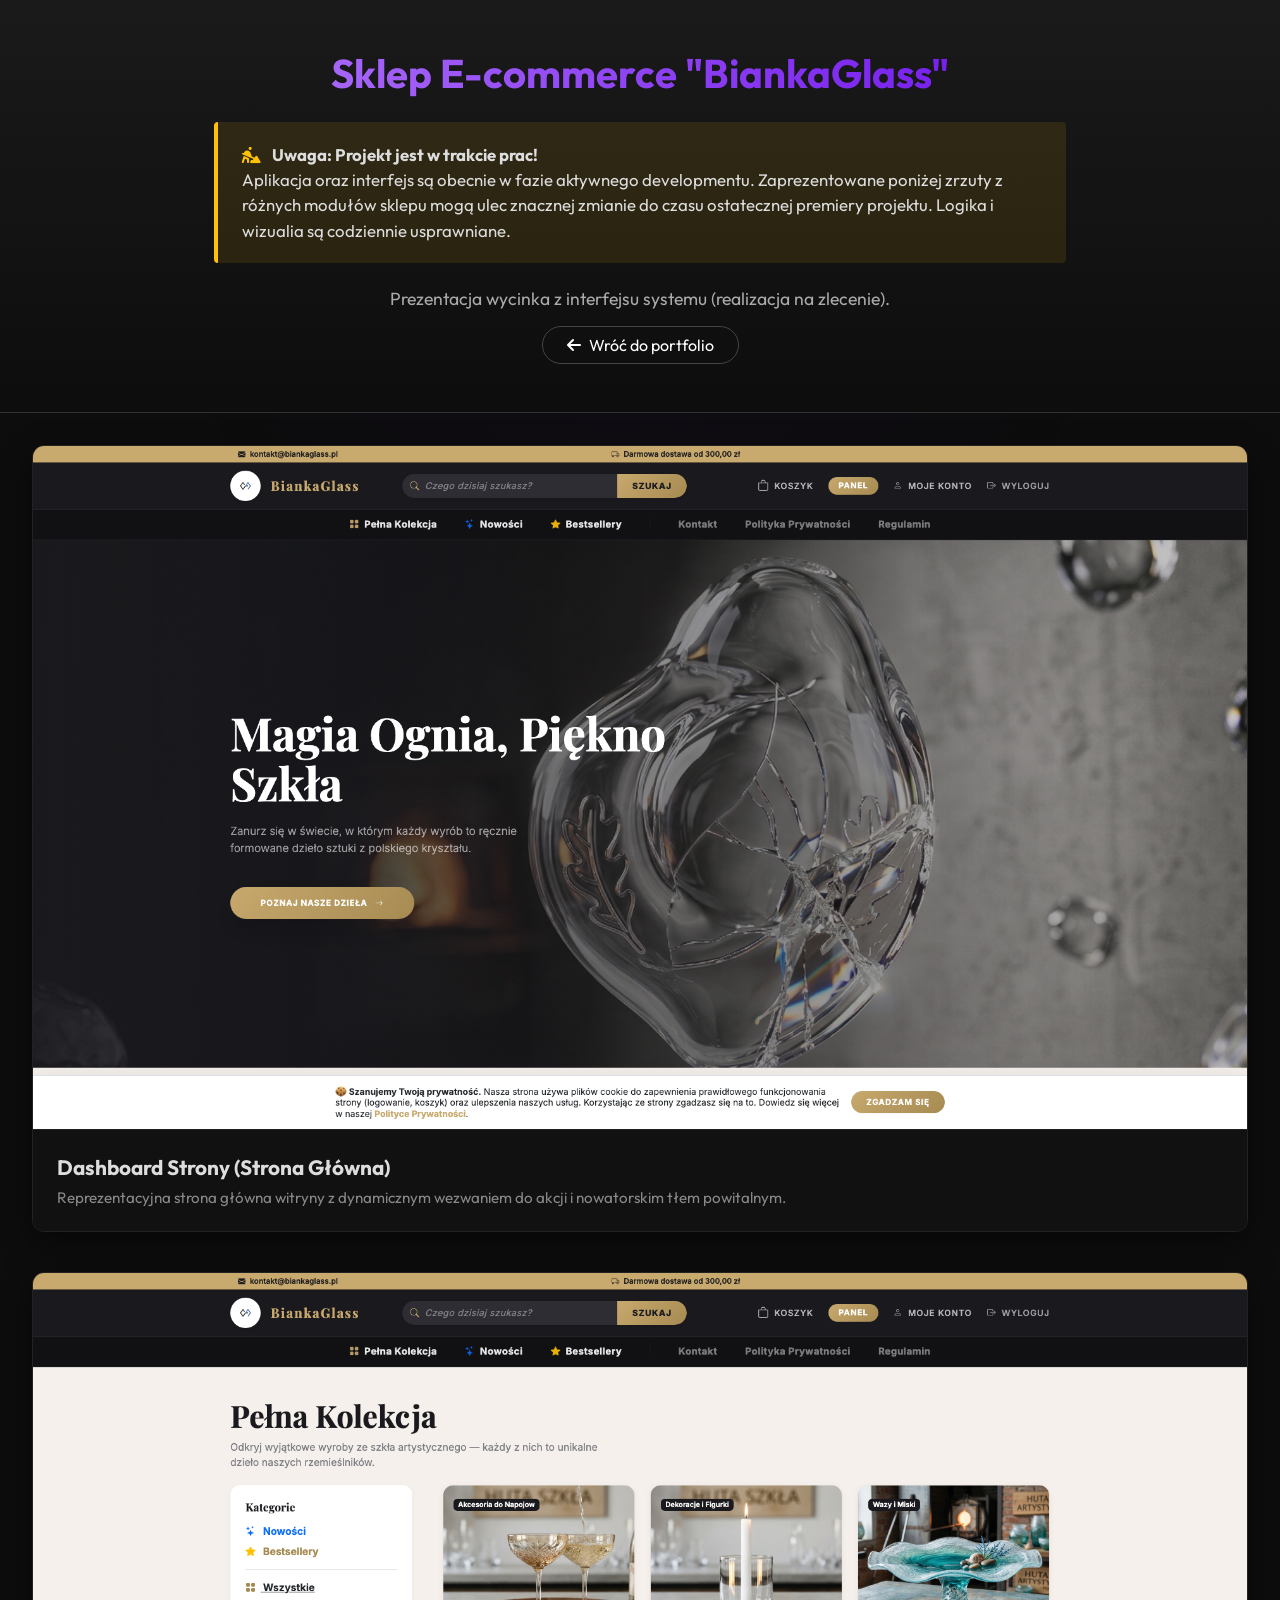
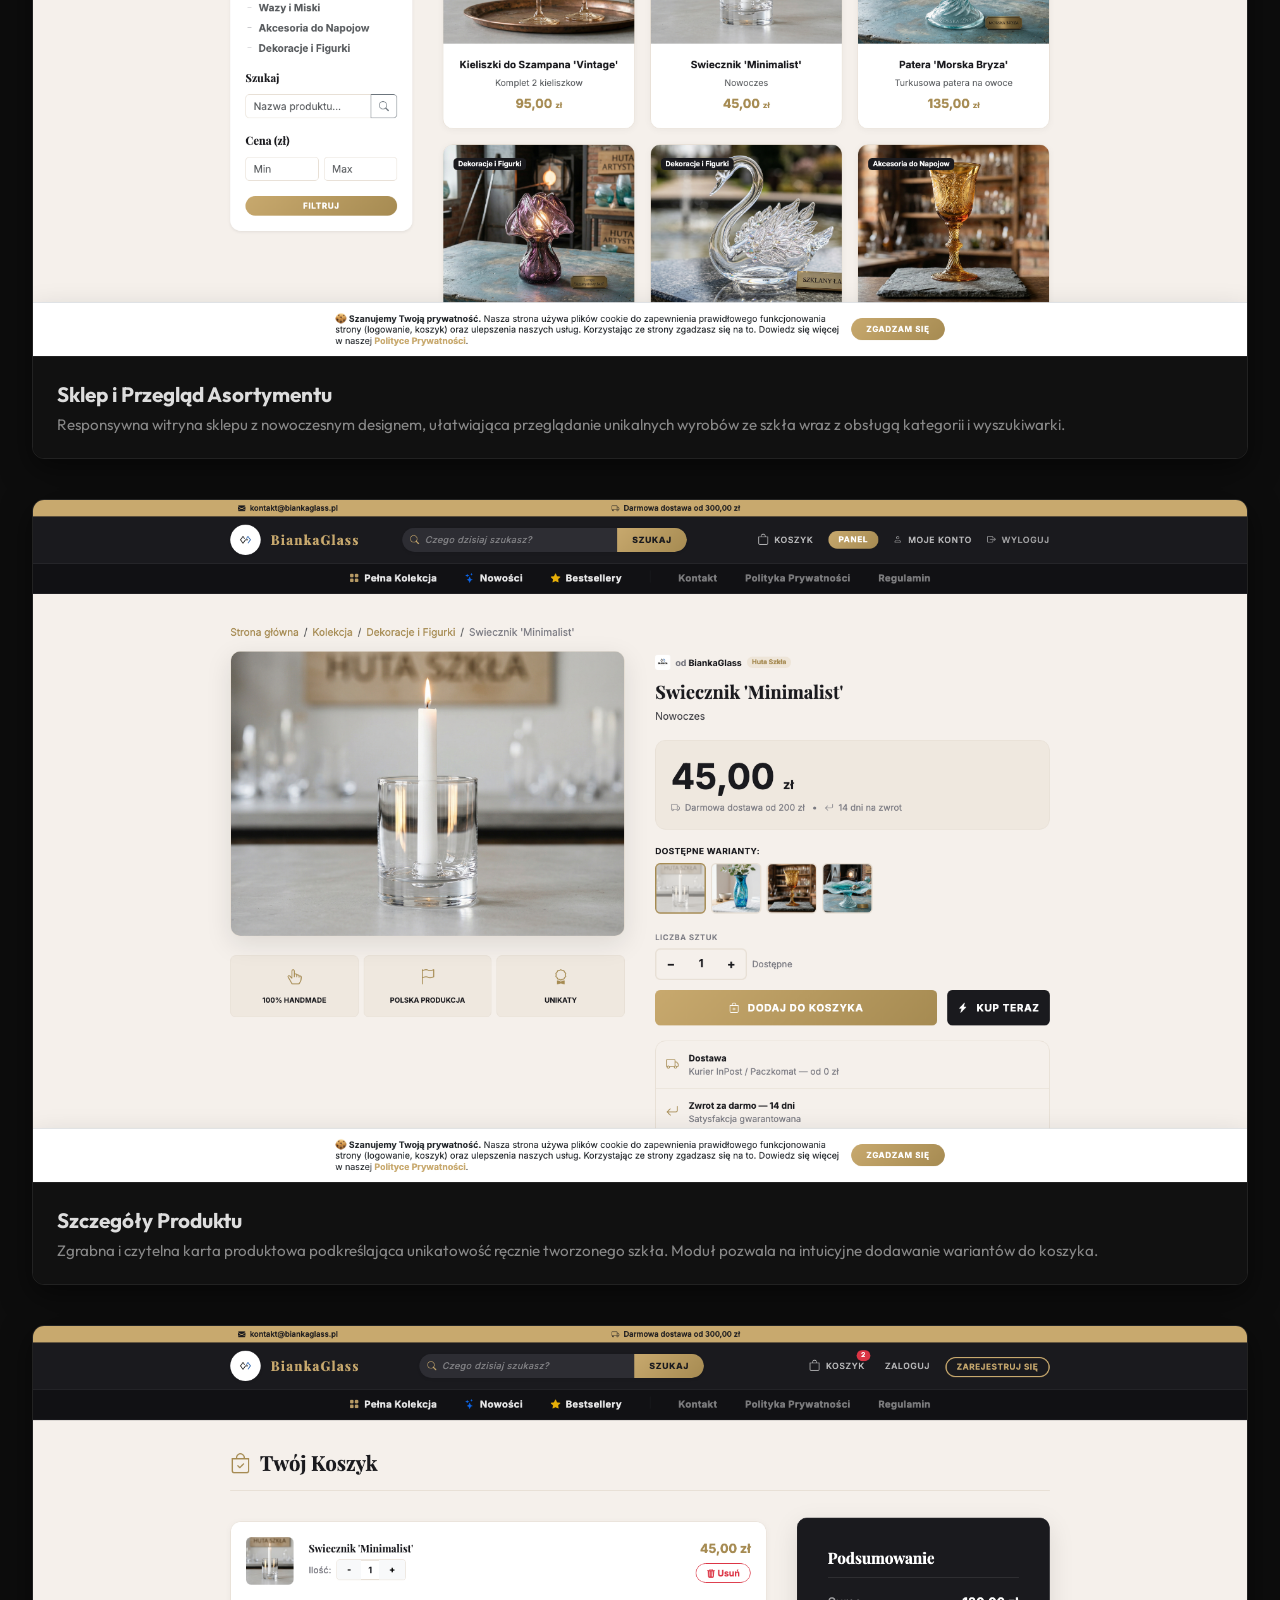
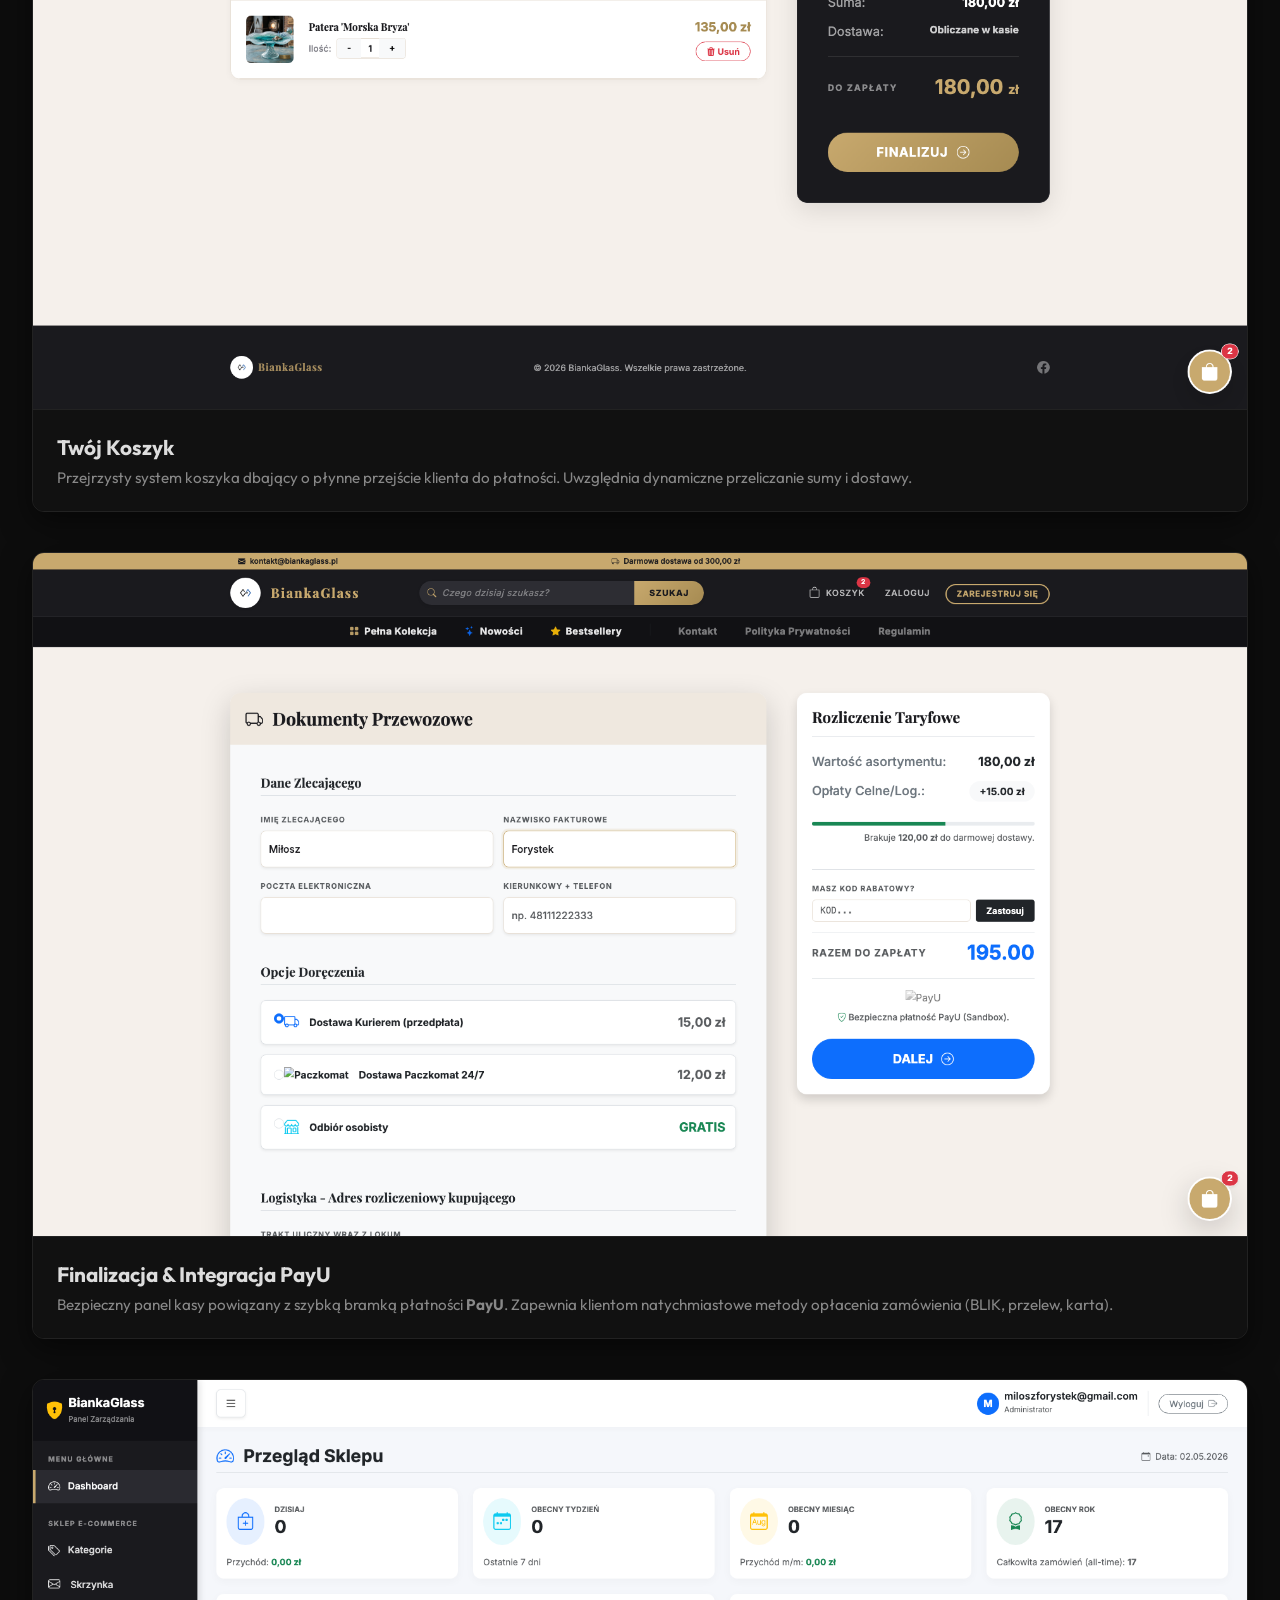
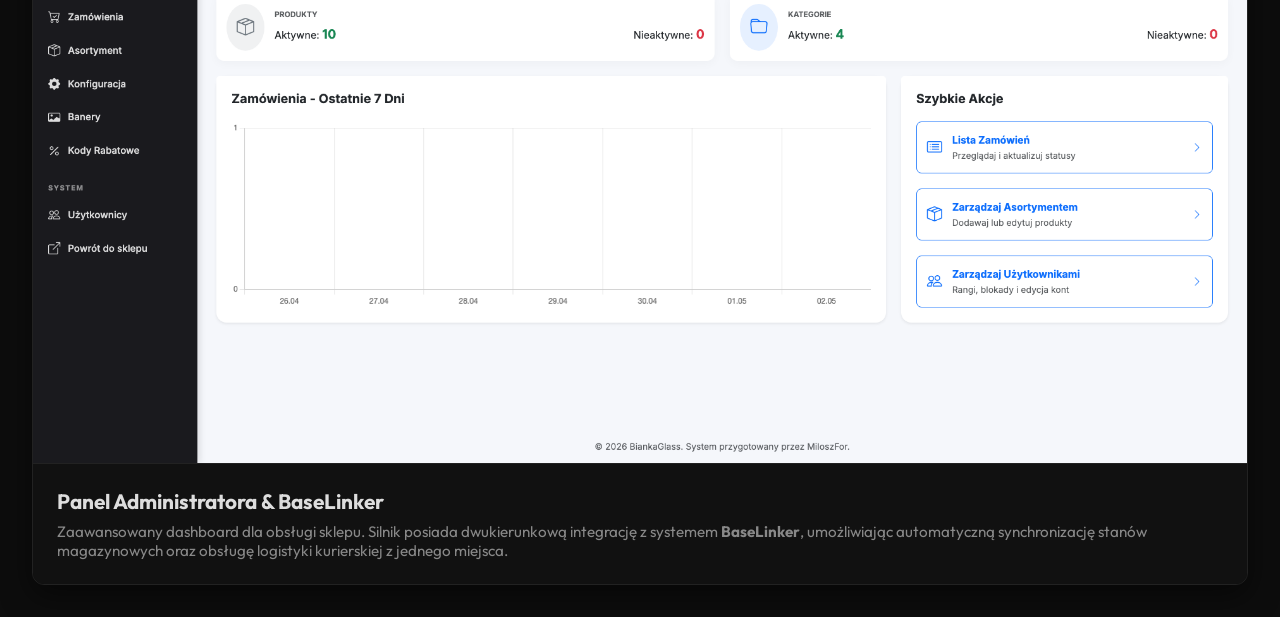
<file: BiankaGlass/index.html>
<!DOCTYPE html>
<html lang="pl">
<head>
    <meta charset="UTF-8">
    <meta name="viewport" content="width=device-width, initial-scale=1.0">
    <title>BiankaGlass - Galeria Projektu</title>
    <!-- Google Fonts -->
    <link rel="preconnect" href="https://fonts.googleapis.com">
    <link rel="preconnect" href="https://fonts.gstatic.com" crossorigin>
    <link href="https://fonts.googleapis.com/css2?family=Outfit:wght@300;400;500;700&display=swap" rel="stylesheet">
    <!-- FontAwesome -->
    <link rel="stylesheet" href="https://cdnjs.cloudflare.com/ajax/libs/font-awesome/6.4.0/css/all.min.css">
    <style>
        body {
            margin: 0;
            padding: 0;
            background-color: #0d0d0d;
            color: #f0f0f0;
            font-family: 'Outfit', sans-serif;
            overflow-x: hidden;
        }

        .header {
            padding: 3rem 2rem;
            text-align: center;
            background: linear-gradient(180deg, #1a1a1a 0%, #0d0d0d 100%);
            border-bottom: 1px solid #333;
        }

        .header h1 {
            font-size: 2.5rem;
            margin: 0 0 1rem 0;
            background: linear-gradient(90deg, #bb86fc, #6200ea);
            background-clip: text;
            -webkit-background-clip: text;
            -webkit-text-fill-color: transparent;
        }

        .header p {
            color: #aaa;
            font-size: 1.1rem;
            max-width: 600px;
            margin: 0 auto;
        }

        .status-warning {
            max-width: 800px;
            margin: 1.5rem auto;
            background-color: rgba(255, 193, 7, 0.1);
            border-left: 4px solid #ffc107;
            padding: 1.25rem 1.5rem;
            border-radius: 4px;
            color: #ddd;
            font-size: 1.05rem;
            line-height: 1.5;
            text-align: left;
        }

        .status-warning i {
            color: #ffc107;
            margin-right: 0.5rem;
        }

        .back-btn {
            display: inline-flex;
            align-items: center;
            gap: 0.5rem;
            color: #fff;
            text-decoration: none;
            margin-top: 1rem;
            padding: 0.5rem 1.5rem;
            border: 1px solid #444;
            border-radius: 30px;
            transition: all 0.3s ease;
        }

        .back-btn:hover {
            background-color: #2a2a2a;
            border-color: #bb86fc;
        }

        .gallery {
            padding: 2rem;
            max-width: 1400px;
            margin: 0 auto;
            display: grid;
            grid-template-columns: repeat(auto-fit, minmax(600px, 1fr));
            gap: 2.5rem;
        }

        @media (max-width: 768px) {
            .gallery {
                grid-template-columns: 1fr;
            }
        }

        .gallery-item {
            position: relative;
            border-radius: 12px;
            overflow: hidden;
            box-shadow: 0 10px 30px rgba(0, 0, 0, 0.5);
            border: 1px solid #222;
            transition: transform 0.3s ease;
        }

        .gallery-item:hover {
            transform: translateY(-5px);
            border-color: #444;
        }

        .gallery-item img {
            width: 100%;
            height: auto;
            display: block;
        }

        .caption {
            padding: 1.5rem;
            background-color: #111;
            border-top: 1px solid #222;
        }

        .caption h3 {
            margin: 0 0 0.5rem 0;
            font-size: 1.3rem;
            color: #ddd;
        }

        .caption p {
            margin: 0;
            color: #888;
            font-size: 0.95rem;
        }

        /* Decorative Background */
        .bg-glow {
            position: fixed;
            top: 20%;
            left: 50%;
            transform: translate(-50%, -50%);
            width: 80vw;
            height: 80vw;
            background: radial-gradient(circle, rgba(98, 0, 234, 0.05) 0%, rgba(0, 0, 0, 0) 70%);
            z-index: -1;
            pointer-events: none;
        }
    </style>
</head>
<body>
    <div class="bg-glow"></div>

    <header class="header">
        <h1>Sklep E-commerce "BiankaGlass"</h1>
        <div class="status-warning">
            <i class="fa-solid fa-person-digging"></i>
            <strong>Uwaga: Projekt jest w trakcie prac!</strong><br>
            Aplikacja oraz interfejs są obecnie w fazie aktywnego developmentu. Zaprezentowane poniżej zrzuty z różnych modułów sklepu mogą ulec znacznej zmianie do czasu ostatecznej premiery projektu. Logika i wizualia są codziennie usprawniane.
        </div>
        <p>Prezentacja wycinka z interfejsu systemu (realizacja na zlecenie).</p>
        <a href="../index.html#projects" class="back-btn">
            <i class="fa-solid fa-arrow-left"></i> Wróć do portfolio
        </a>
    </header>

    <main class="gallery">
        <div class="gallery-item">
            <img src="assets/home.png" alt="Zdj dashboardu strony - Strona Główna">
            <div class="caption">
                <h3>Dashboard Strony (Strona Główna)</h3>
                <p>Reprezentacyjna strona główna witryny z dynamicznym wezwaniem do akcji i nowatorskim tłem powitalnym.</p>
            </div>
        </div>

        <div class="gallery-item">
            <img src="assets/shop.png" alt="Pełna Kolekcja Sklepu">
            <div class="caption">
                <h3>Sklep i Przegląd Asortymentu</h3>
                <p>Responsywna witryna sklepu z nowoczesnym designem, ułatwiająca przeglądanie unikalnych wyrobów ze szkła wraz z obsługą kategorii i wyszukiwarki.</p>
            </div>
        </div>

        <div class="gallery-item">
            <img src="assets/product.png" alt="Karta Produktowego">
            <div class="caption">
                <h3>Szczegóły Produktu</h3>
                <p>Zgrabna i czytelna karta produktowa podkreślająca unikatowość ręcznie tworzonego szkła. Moduł pozwala na intuicyjne dodawanie wariantów do koszyka.</p>
            </div>
        </div>

        <div class="gallery-item">
            <img src="assets/cart.png" alt="Koszyk">
            <div class="caption">
                <h3>Twój Koszyk</h3>
                <p>Przejrzysty system koszyka dbający o płynne przejście klienta do płatności. Uwzględnia dynamiczne przeliczanie sumy i dostawy.</p>
            </div>
        </div>

        <div class="gallery-item">
            <img src="assets/checkout.png" alt="Podsumowanie Zamówienia i PayU">
            <div class="caption">
                <h3>Finalizacja & Integracja PayU</h3>
                <p>Bezpieczny panel kasy powiązany z szybką bramką płatności <strong>PayU</strong>. Zapewnia klientom natychmiastowe metody opłacenia zamówienia (BLIK, przelew, karta).</p>
            </div>
        </div>
        
        <div class="gallery-item">
            <img src="assets/admin.png" alt="Panel Administratora ERP">
            <div class="caption">
                <h3>Panel Administratora & BaseLinker</h3>
                <p>Zaawansowany dashboard dla obsługi sklepu. Silnik posiada dwukierunkową integrację z systemem <strong>BaseLinker</strong>, umożliwiając automatyczną synchronizację stanów magazynowych oraz obsługę logistyki kurierskiej z jednego miejsca.</p>
            </div>
        </div>
    </main>

    <script>
        // Placeholder for any script needed
    </script>
</body>
</html>
</file>
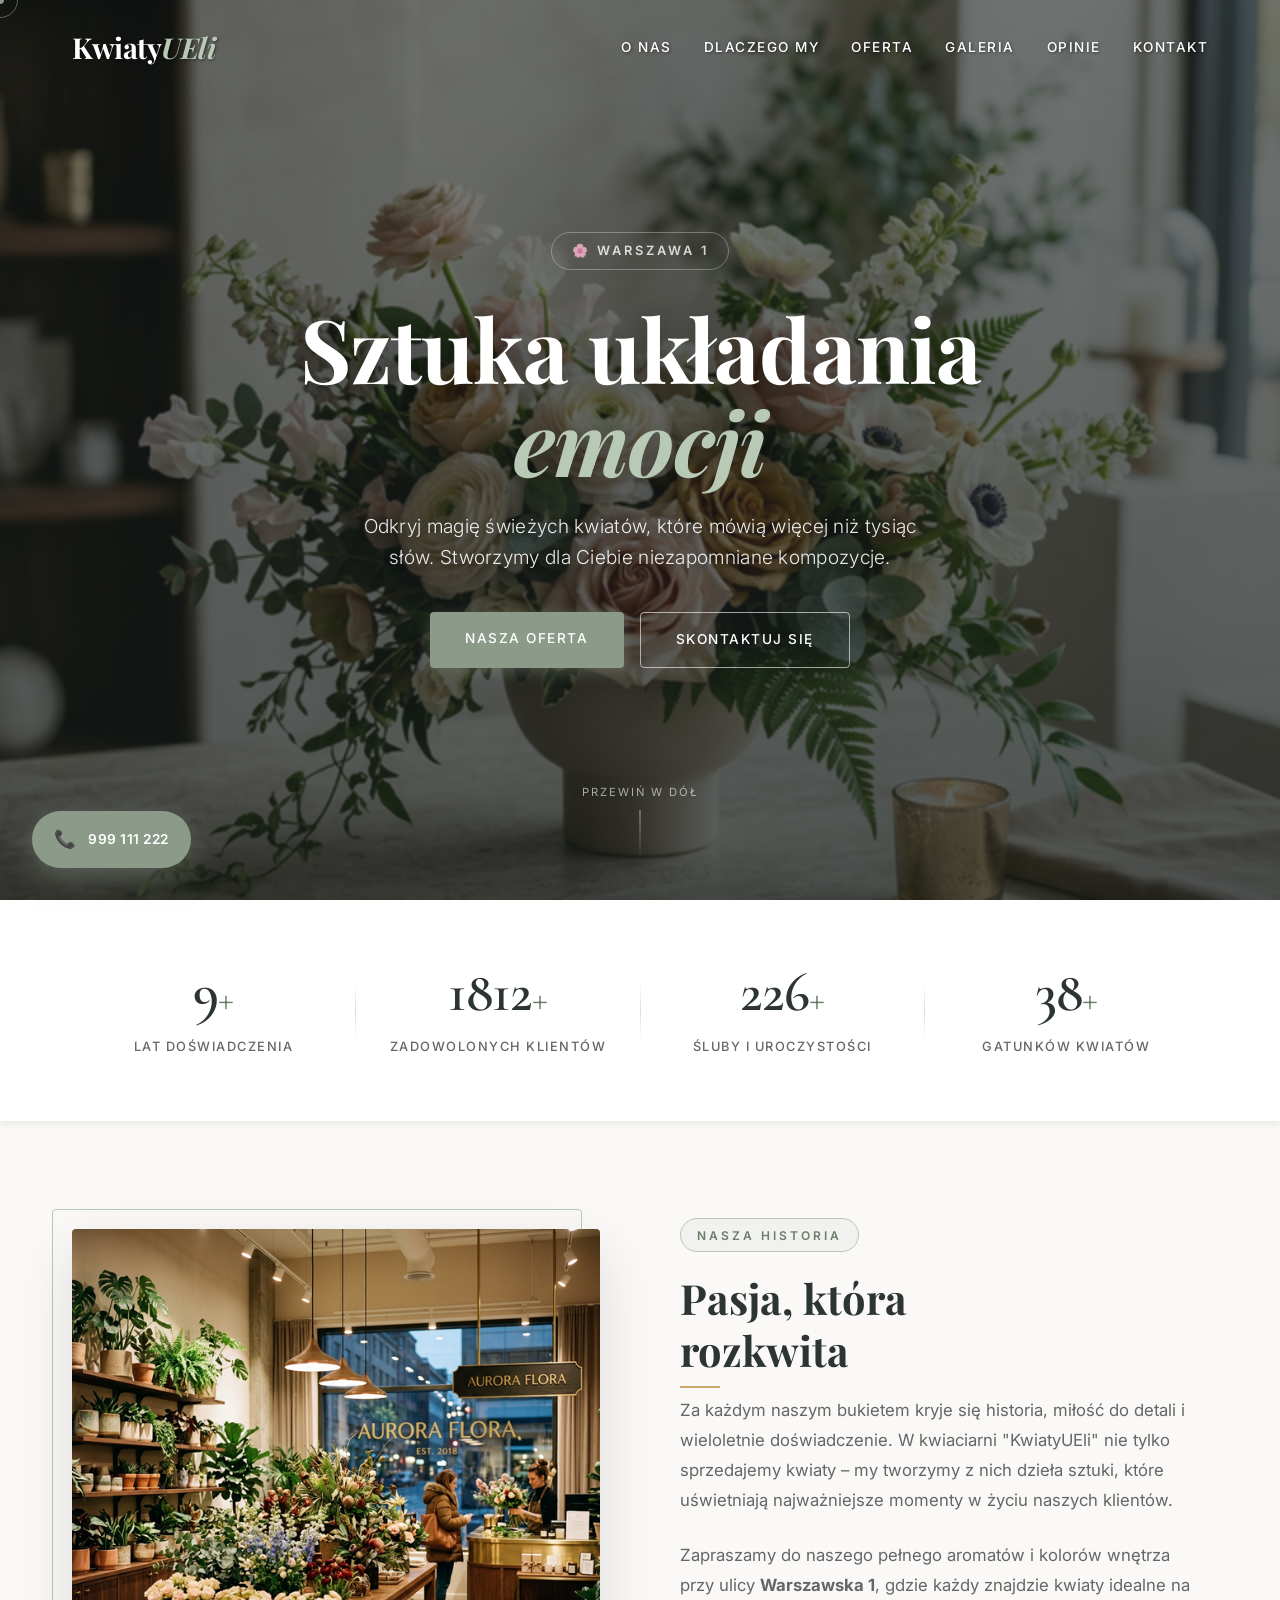
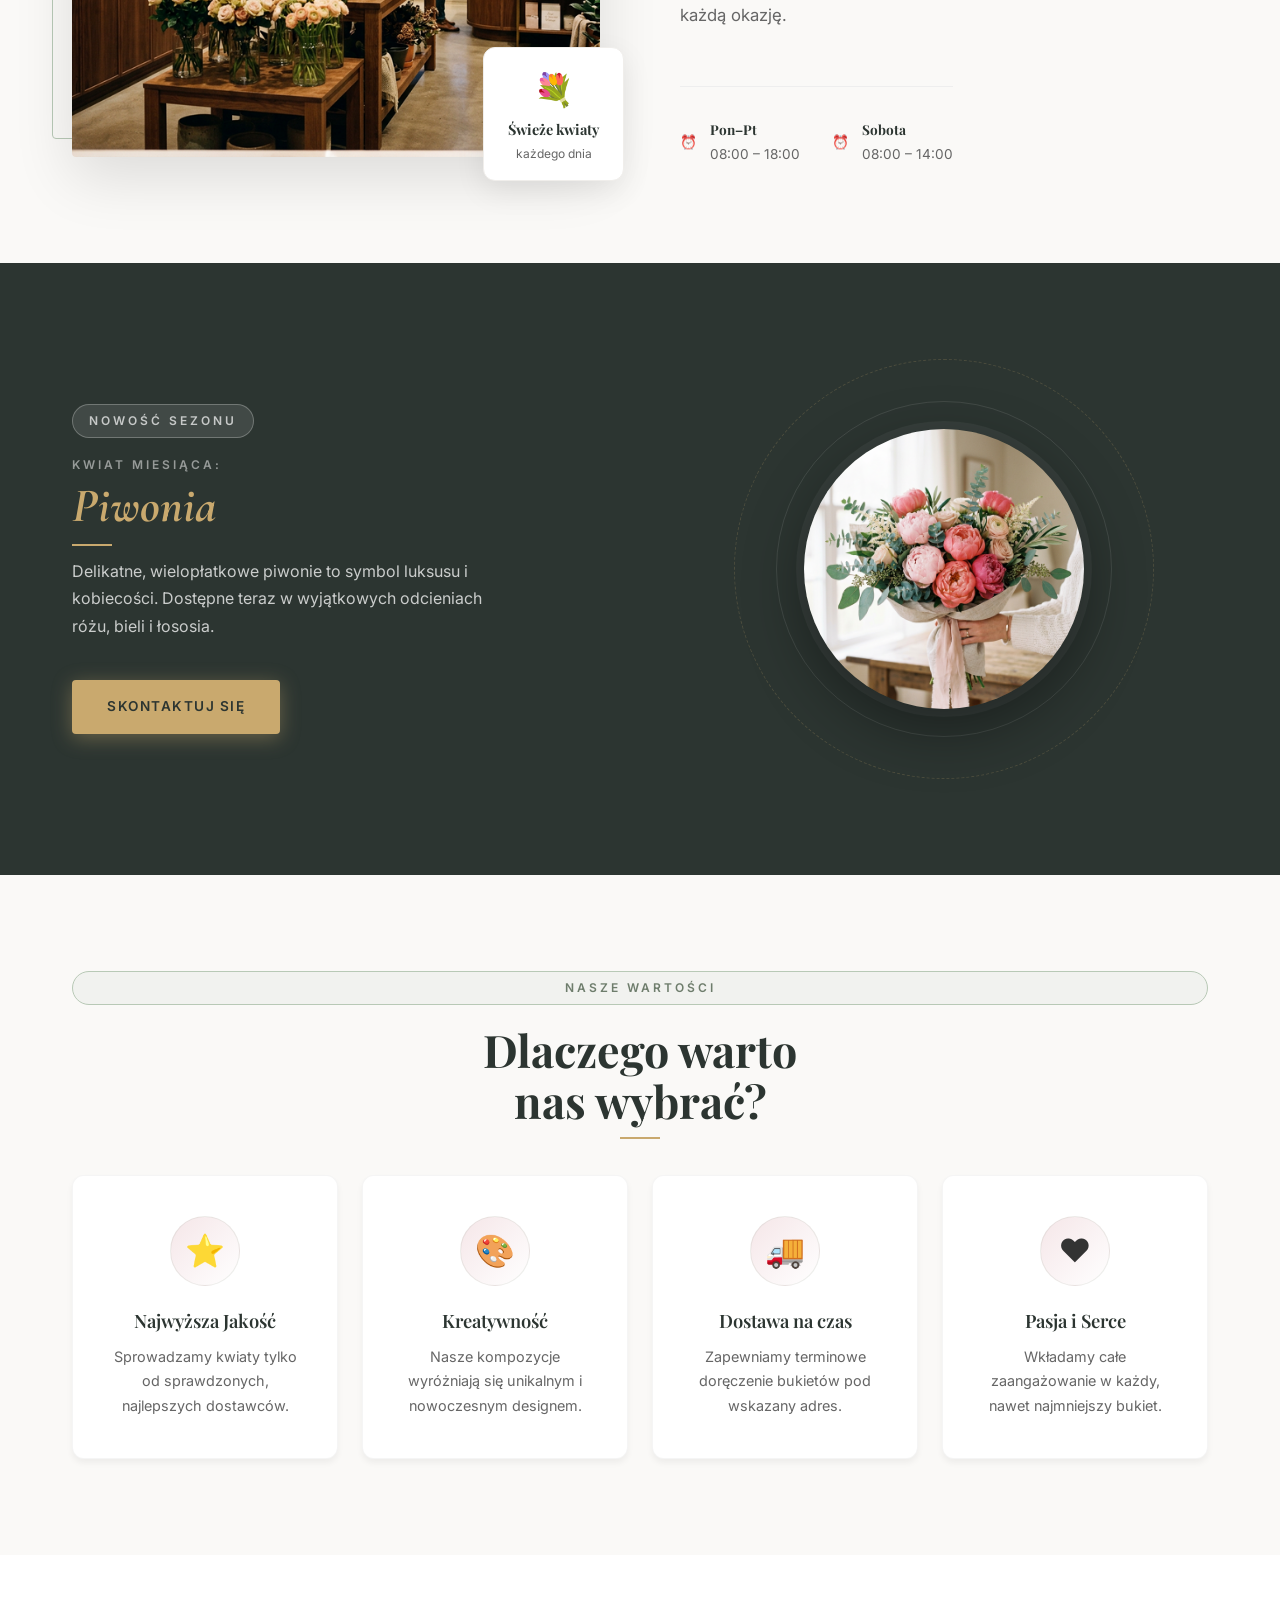
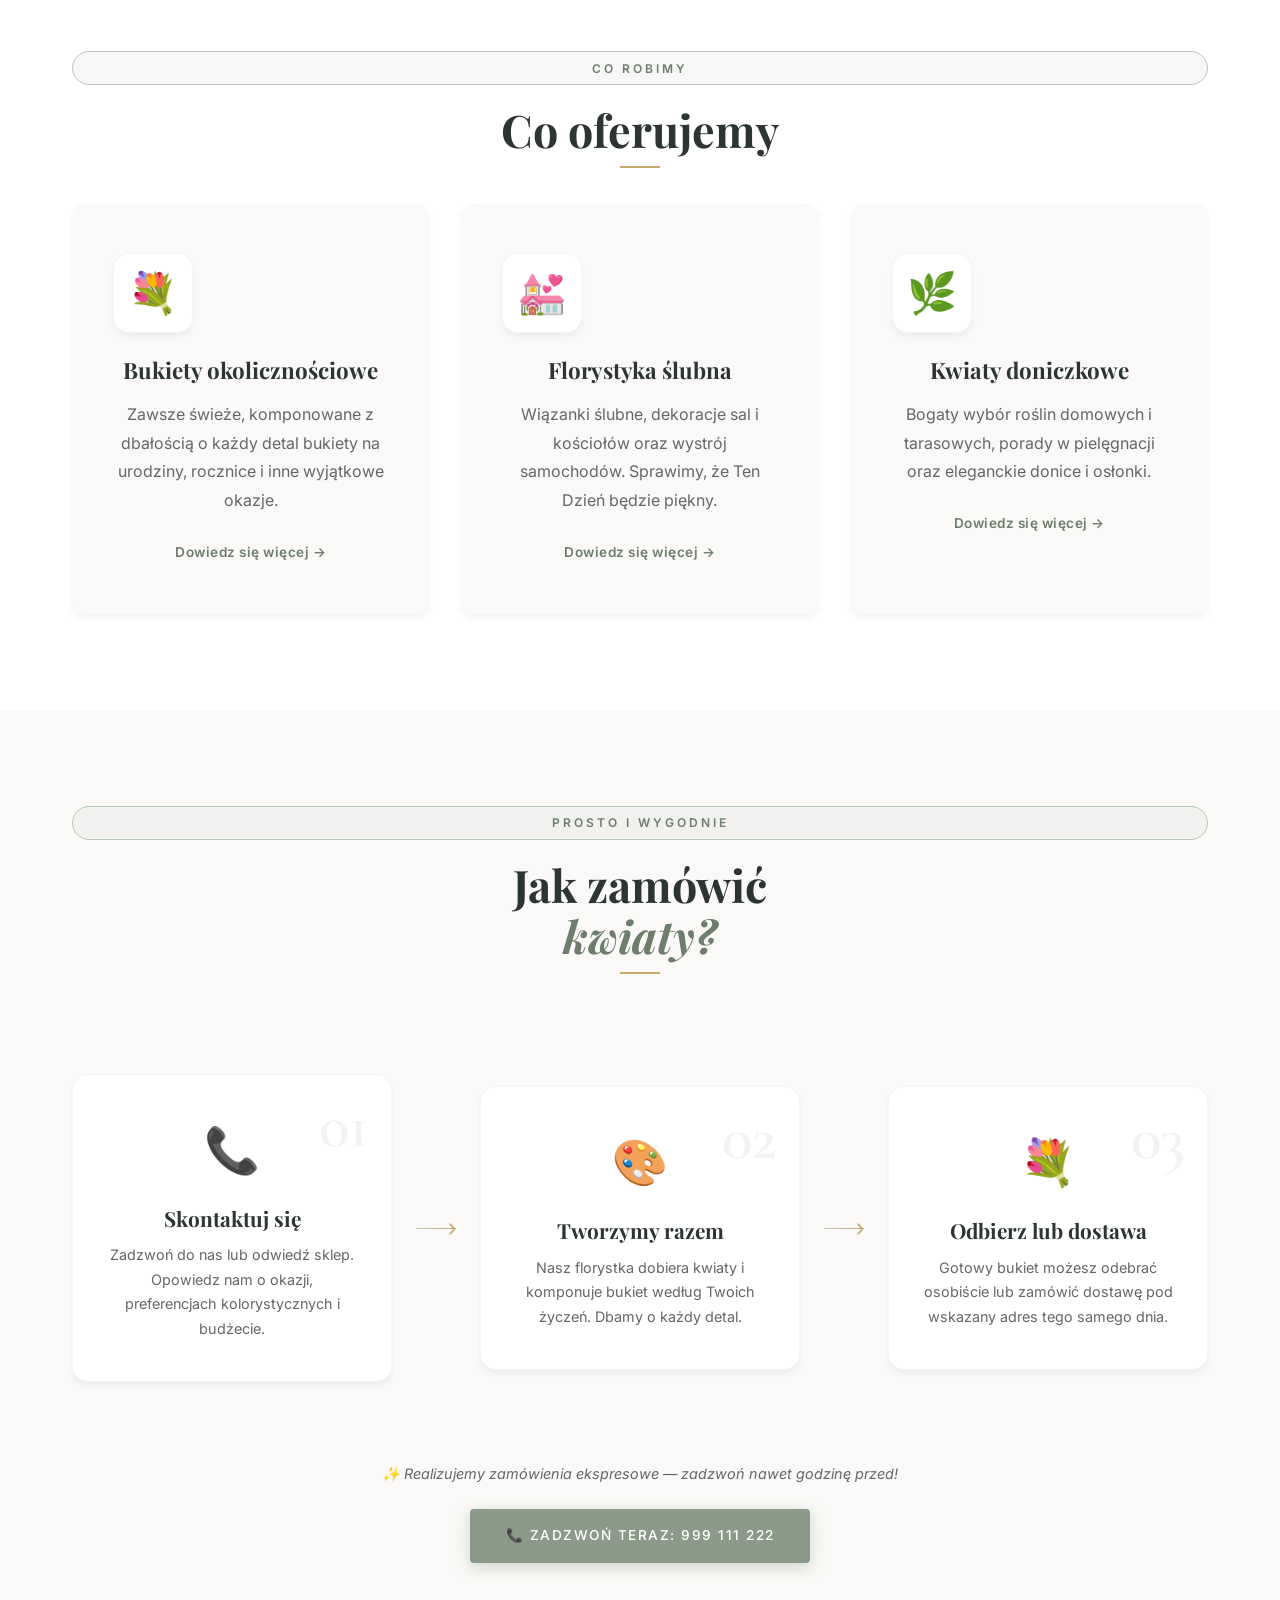
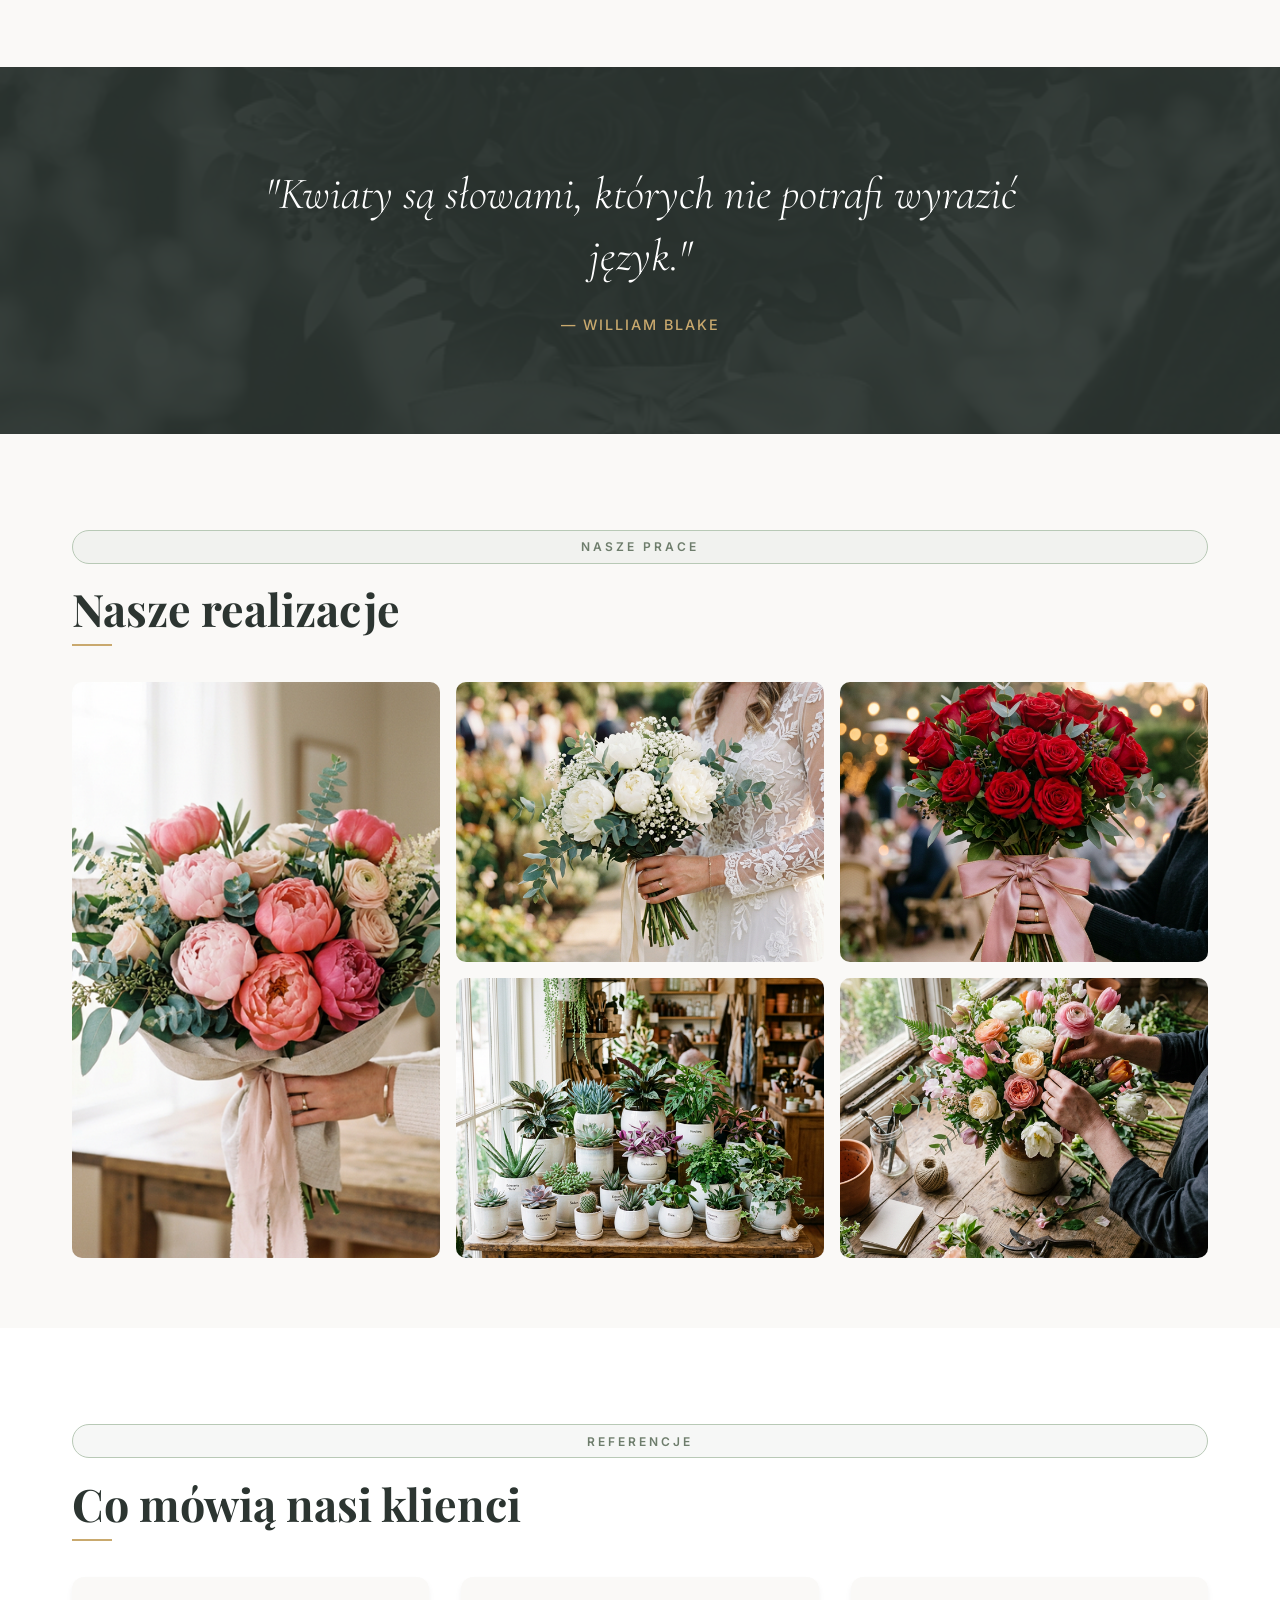
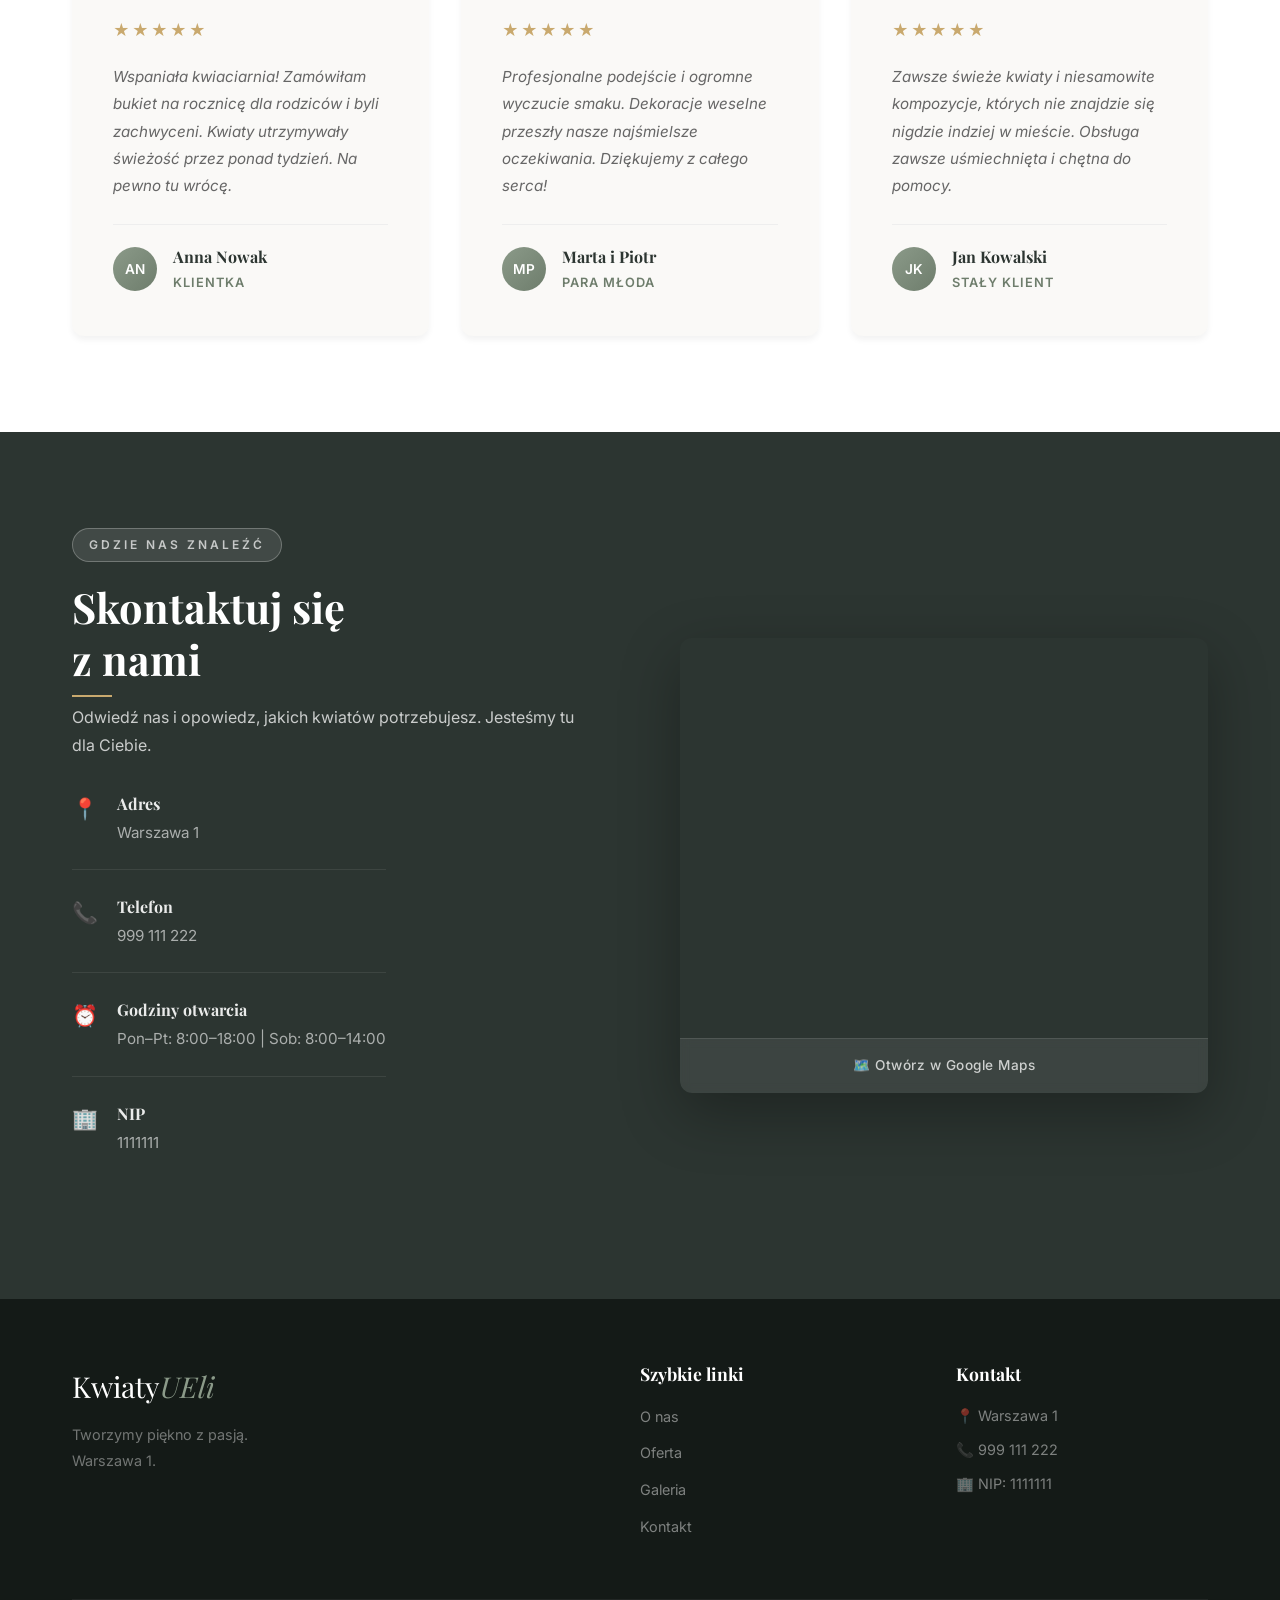
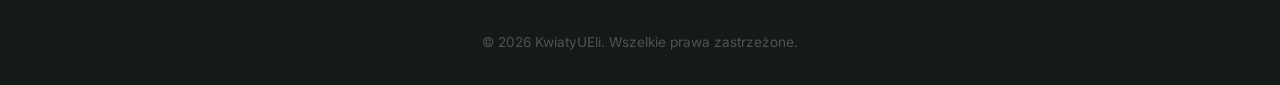
<file: KwiatyUEli/index.html>
<!DOCTYPE html>
<html lang="pl">

<head>
    <meta charset="UTF-8">
    <meta name="viewport" content="width=device-width, initial-scale=1.0">
    <title>KwiatyUEli - Wyjątkowa Kwiaciarnia na Warszawskiej 1</title>
    <meta name="description"
        content="Kwiaciarnia KwiatyUEli oferuje najpiękniejsze bukiety, wiązanki okolicznościowe i dekoracje florystyczne. Odwiedź nas na ul. Warszawskiej 1. Profesjonalna obsługa, świeże kwiaty.">
    <meta name="keywords"
        content="kwiaciarnia, KwiatyUEli, kwiaty, bukiety, Warszawa 1, kwiaciarnia Warszawa, wiązanki, dekoracje kwiatowe, flora">
    <meta name="robots" content="index, follow">
    <meta property="og:title" content="KwiatyUEli - Wyjątkowa Kwiaciarnia">
    <meta property="og:description"
        content="Najpiękniejsze kompozycje kwiatowe dla Ciebie i Twoich bliskich na Warszawskiej 1.">
    <meta property="og:type" content="website">

    <!-- Google Fonts -->
    <link rel="preconnect" href="https://fonts.googleapis.com">
    <link rel="preconnect" href="https://fonts.gstatic.com" crossorigin>
    <link
        href="https://fonts.googleapis.com/css2?family=Cormorant+Garamond:ital,wght@0,300;0,400;0,600;1,300;1,400&family=Inter:wght@300;400;500;600&family=Playfair+Display:ital,wght@0,400;0,600;0,700;1,400&display=swap"
        rel="stylesheet">
    <link rel="icon" type="image/png" href="assets/favicon.png">
    <link rel="stylesheet" href="styles.css">

    <!-- LocalBusiness Schema JSON-LD dla pozycjonowania w Google -->
    <script type="application/ld+json">
    {
      "@context": "https://schema.org",
      "@type": "Florist",
      "name": "KwiatyUEli",
      "address": {
        "@type": "PostalAddress",
        "streetAddress": "Warszawa 1",
        "addressLocality": "Warszawa",
        "addressCountry": "PL"
      },
      "telephone": "+48999111222",
      "taxID": "1111111",
      "description": "Najwyższej jakości kompozycje florystyczne, kwiaty cięte, doniczkowe oraz obsługa imprez okolicznościowych na ulicy Warszawskiej.",
      "openingHours": "Mo-Fr 08:00-18:00, Sa 08:00-14:00"
    }
    </script>
</head>

<body>
    <!-- Custom cursor -->
    <div class="cursor-dot" id="cursorDot"></div>
    <div class="cursor-ring" id="cursorRing"></div>

    <header class="header" id="header">
        <div class="container nav-container">
            <a href="#" class="logo">Kwiaty<span>UEli</span></a>
            <nav class="nav">
                <ul class="nav-list">
                    <li><a href="#about" class="nav-link">O Nas</a></li>
                    <li><a href="#advantages" class="nav-link">Dlaczego My</a></li>
                    <li><a href="#offer" class="nav-link">Oferta</a></li>
                    <li><a href="#gallery" class="nav-link">Galeria</a></li>
                    <li><a href="#testimonials" class="nav-link">Opinie</a></li>
                    <li><a href="#contact" class="nav-link">Kontakt</a></li>
                </ul>
                <div class="hamburger">
                    <span class="bar"></span>
                    <span class="bar"></span>
                    <span class="bar"></span>
                </div>
            </nav>
        </div>
    </header>

    <main>
        <!-- Hero Section -->
        <section class="hero" id="home">
            <div class="hero-overlay"></div>
            <!-- Animowane płatki -->
            <div class="petals-container" id="petalsContainer"></div>
            <div class="hero-content fade-in">
                <div class="hero-tag">🌸 Warszawa 1</div>
                <h1>Sztuka układania<br><em>emocji</em></h1>
                <p>Odkryj magię świeżych kwiatów, które mówią więcej niż tysiąc słów. Stworzymy dla Ciebie niezapomniane
                    kompozycje.</p>
                <div class="hero-buttons">
                    <a href="#offer" class="btn btn-primary">Nasza oferta</a>
                    <a href="#contact" class="btn btn-ghost">Skontaktuj się</a>
                </div>
            </div>
            <div class="scroll-indicator">
                <span>Przewiń w dół</span>
                <div class="scroll-line"></div>
            </div>
        </section>

        <!-- Stats Bar -->
        <section class="stats-bar">
            <div class="container">
                <div class="stats-grid">
                    <div class="stat-item">
                        <span class="stat-number" data-target="15">0</span><span class="stat-suffix">+</span>
                        <span class="stat-label">Lat doświadczenia</span>
                    </div>
                    <div class="stat-divider"></div>
                    <div class="stat-item">
                        <span class="stat-number" data-target="2800">0</span><span class="stat-suffix">+</span>
                        <span class="stat-label">Zadowolonych klientów</span>
                    </div>
                    <div class="stat-divider"></div>
                    <div class="stat-item">
                        <span class="stat-number" data-target="350">0</span><span class="stat-suffix">+</span>
                        <span class="stat-label">Śluby i uroczystości</span>
                    </div>
                    <div class="stat-divider"></div>
                    <div class="stat-item">
                        <span class="stat-number" data-target="60">0</span><span class="stat-suffix">+</span>
                        <span class="stat-label">Gatunków kwiatów</span>
                    </div>
                </div>
            </div>
        </section>

        <!-- About Section -->
        <section class="about section" id="about">
            <div class="container grid-2-col">
                <div class="about-img-wrapper slide-in-left">
                    <img src="assets/images/shop_interior.png" alt="Wnętrze kwiaciarni KwiatyUEli" class="about-img">
                    <div class="about-img-badge">
                        <span>💐</span>
                        <strong>Świeże kwiaty</strong>
                        <em>każdego dnia</em>
                    </div>
                </div>
                <div class="about-text slide-in-right">
                    <div class="section-tag">Nasza historia</div>
                    <h2 class="section-title">Pasja, która<br>rozkwita</h2>
                    <p>Za każdym naszym bukietem kryje się historia, miłość do detali i wieloletnie doświadczenie. W
                        kwiaciarni "KwiatyUEli" nie tylko sprzedajemy kwiaty – my tworzymy z nich dzieła sztuki,
                        które uświetniają najważniejsze momenty w życiu naszych klientów.</p>
                    <p>Zapraszamy do naszego pełnego aromatów i kolorów wnętrza przy ulicy <strong>Warszawska
                            1</strong>,
                        gdzie każdy znajdzie kwiaty idealne na każdą okazję.</p>
                    <div class="opening-hours">
                        <div class="hours-item">
                            <span class="hours-icon">⏰</span>
                            <div>
                                <strong>Pon–Pt</strong>
                                <span>08:00 – 18:00</span>
                            </div>
                        </div>
                        <div class="hours-item">
                            <span class="hours-icon">⏰</span>
                            <div>
                                <strong>Sobota</strong>
                                <span>08:00 – 14:00</span>
                            </div>
                        </div>
                    </div>
                </div>
            </div>
        </section>

        <!-- Seasonal Flower Highlight -->
        <section class="seasonal section bg-accent" id="seasonal">
            <div class="container">
                <div class="seasonal-inner">
                    <div class="seasonal-text fade-in">
                        <div class="section-tag tag-light">Nowość sezonu</div>
                        <h2 class="section-title">
                            <span class="seasonal-title-label">Kwiat miesiąca:</span>
                            <em id="flowerName">Piwonia</em>
                        </h2>
                        <p class="text-light-soft">Delikatne, wielopłatkowe piwonie to symbol luksusu i kobiecości.
                            Dostępne teraz w wyjątkowych odcieniach różu, bieli i łososia.</p>
                        <a href="#contact" class="btn btn-petal">Skontaktuj się</a>
                    </div>
                    <div class="seasonal-visual fade-in">
                        <div class="flower-showcase">
                            <div class="flower-ring ring-1"></div>
                            <div class="flower-ring ring-2"></div>
                            <div class="flower-ring ring-3"></div>
                            <img src="assets/images/bouquet_peonies.png" alt="Kwiat sezonu - Piwonia" class="flower-img"
                                id="seasonalFlowerImg">
                        </div>
                    </div>
                </div>
            </div>
        </section>

        <!-- Advantages Section -->
        <section class="advantages section" id="advantages">
            <div class="container text-center">
                <div class="section-tag text-center-tag">Nasze wartości</div>
                <h2 class="section-title fade-in">Dlaczego warto<br>nas wybrać?</h2>
                <div class="grid-4-col advantages-grid">
                    <div class="advantage-card fade-in">
                        <div class="advantage-icon-wrap">
                            <div class="advantage-icon">⭐</div>
                        </div>
                        <h3>Najwyższa Jakość</h3>
                        <p>Sprowadzamy kwiaty tylko od sprawdzonych, najlepszych dostawców.</p>
                    </div>
                    <div class="advantage-card fade-in" style="transition-delay: 0.1s">
                        <div class="advantage-icon-wrap">
                            <div class="advantage-icon">🎨</div>
                        </div>
                        <h3>Kreatywność</h3>
                        <p>Nasze kompozycje wyróżniają się unikalnym i nowoczesnym designem.</p>
                    </div>
                    <div class="advantage-card fade-in" style="transition-delay: 0.2s">
                        <div class="advantage-icon-wrap">
                            <div class="advantage-icon">🚚</div>
                        </div>
                        <h3>Dostawa na czas</h3>
                        <p>Zapewniamy terminowe doręczenie bukietów pod wskazany adres.</p>
                    </div>
                    <div class="advantage-card fade-in" style="transition-delay: 0.3s">
                        <div class="advantage-icon-wrap">
                            <div class="advantage-icon">❤️</div>
                        </div>
                        <h3>Pasja i Serce</h3>
                        <p>Wkładamy całe zaangażowanie w każdy, nawet najmniejszy bukiet.</p>
                    </div>
                </div>
            </div>
        </section>

        <!-- Offer Section -->
        <section class="offer section bg-light" id="offer">
            <div class="container text-center">
                <div class="section-tag text-center-tag">Co robimy</div>
                <h2 class="section-title fade-in">Co oferujemy</h2>
                <div class="grid-3-col offer-grid">
                    <div class="offer-card fade-in">
                        <div class="offer-icon-wrap">
                            <div class="offer-icon">💐</div>
                        </div>
                        <h3>Bukiety okolicznościowe</h3>
                        <p>Zawsze świeże, komponowane z dbałością o każdy detal bukiety na urodziny, rocznice i inne
                            wyjątkowe okazje.</p>
                        <button class="offer-link" data-modal="modal-bouquets" aria-haspopup="dialog">Dowiedz się więcej
                            →</button>
                    </div>
                    <div class="offer-card fade-in" style="transition-delay: 0.2s">
                        <div class="offer-icon-wrap">
                            <div class="offer-icon">💒</div>
                        </div>
                        <h3>Florystyka ślubna</h3>
                        <p>Wiązanki ślubne, dekoracje sal i kościołów oraz wystrój samochodów. Sprawimy, że Ten Dzień
                            będzie piękny.</p>
                        <button class="offer-link" data-modal="modal-wedding" aria-haspopup="dialog">Dowiedz się więcej
                            →</button>
                    </div>
                    <div class="offer-card fade-in" style="transition-delay: 0.4s">
                        <div class="offer-icon-wrap">
                            <div class="offer-icon">🌿</div>
                        </div>
                        <h3>Kwiaty doniczkowe</h3>
                        <p>Bogaty wybór roślin domowych i tarasowych, porady w pielęgnacji oraz eleganckie donice i
                            osłonki.</p>
                        <button class="offer-link" data-modal="modal-plants" aria-haspopup="dialog">Dowiedz się więcej
                            →</button>
                    </div>
                </div>
            </div>
        </section>

        <!-- How To Order Section -->
        <section class="how-to section" id="how-to">
            <div class="container">
                <div class="how-to-header text-center">
                    <div class="section-tag text-center-tag">Prosto i wygodnie</div>
                    <h2 class="section-title fade-in">Jak zamówić<br><em>kwiaty?</em></h2>
                </div>
                <div class="steps-grid">
                    <div class="step-card fade-in">
                        <div class="step-number">01</div>
                        <div class="step-icon">📞</div>
                        <h3>Skontaktuj się</h3>
                        <p>Zadzwoń do nas lub odwiedź sklep. Opowiedz nam o okazji, preferencjach kolorystycznych i
                            budżecie.</p>
                    </div>
                    <div class="step-connector fade-in" style="transition-delay:0.15s"></div>
                    <div class="step-card fade-in" style="transition-delay:0.2s">
                        <div class="step-number">02</div>
                        <div class="step-icon">🎨</div>
                        <h3>Tworzymy razem</h3>
                        <p>Nasz florystka dobiera kwiaty i komponuje bukiet według Twoich życzeń. Dbamy o każdy detal.
                        </p>
                    </div>
                    <div class="step-connector fade-in" style="transition-delay:0.35s"></div>
                    <div class="step-card fade-in" style="transition-delay:0.4s">
                        <div class="step-number">03</div>
                        <div class="step-icon">💐</div>
                        <h3>Odbierz lub dostawa</h3>
                        <p>Gotowy bukiet możesz odebrać osobiście lub zamówić dostawę pod wskazany adres tego samego
                            dnia.</p>
                    </div>
                </div>
                <div class="how-to-cta text-center fade-in">
                    <p class="how-to-note">Realizujemy zamówienia ekspresowe — zadzwoń nawet godzinę przed!</p>
                    <a href="tel:+48999111222" class="btn btn-primary">📞 Zadzwoń teraz: 999 111 222</a>
                </div>
            </div>
        </section>

        <!-- Quote Banner -->
        <section class="quote-banner">
            <div class="quote-banner-bg"></div>
            <div class="container">
                <blockquote class="pull-quote fade-in">
                    <p>"Kwiaty są słowami, których nie potrafi wyrazić język."</p>
                    <cite>— William Blake</cite>
                </blockquote>
            </div>
        </section>

        <!-- Gallery Section -->
        <section class="gallery section" id="gallery">
            <div class="container">
                <div class="section-tag text-center-tag">Nasze prace</div>
                <h2 class="section-title text-center fade-in">Nasze realizacje</h2>
                <div class="gallery-grid">
                    <div class="gallery-item gallery-tall fade-in">
                        <img src="assets/images/bouquet_peonies.png" alt="Piękny bukiet piwonii">
                        <div class="gallery-overlay"><span>Bukiety Nowoczesne</span></div>
                    </div>
                    <div class="gallery-item fade-in" style="transition-delay:0.1s">
                        <img src="assets/images/wedding_bouquet.png" alt="Ślubna wiązanka z piwonii i eukaliptusa">
                        <div class="gallery-overlay"><span>Florystyka Ślubna</span></div>
                    </div>
                    <div class="gallery-item fade-in" style="transition-delay:0.2s">
                        <img src="assets/images/bouquet_roses.png" alt="Klasyczny bukiet czerwonych róż">
                        <div class="gallery-overlay"><span>Klasyczna Elegancja</span></div>
                    </div>
                    <div class="gallery-item fade-in" style="transition-delay:0.3s">
                        <img src="assets/images/potted_plants.png" alt="Kwiaty doniczkowe i sukulenty">
                        <div class="gallery-overlay"><span>Kwiaty Doniczkowe</span></div>
                    </div>
                    <div class="gallery-item fade-in" style="transition-delay:0.4s">
                        <img src="assets/images/florist_working.png" alt="Florystka przy pracy">
                        <div class="gallery-overlay"><span>Nasza Pracownia</span></div>
                    </div>
                    <div class="gallery-item fade-in" style="transition-delay:0.5s">
                        <img src="assets/images/shop_exterior2.png" alt="Wnętrze kwiaciarni KwiatyUEli">
                        <div class="gallery-overlay"><span>Nasze Wnętrza</span></div>
                    </div>
                </div>
            </div>
        </section>

        <!-- Testimonials Section -->
        <section class="testimonials section bg-light" id="testimonials">
            <div class="container">
                <div class="section-tag text-center-tag">Referencje</div>
                <h2 class="section-title text-center fade-in">Co mówią nasi klienci</h2>
                <div class="testimonials-wrapper">
                    <div class="grid-3-col testimonials-grid">
                        <div class="testimonial-card fade-in">
                            <div class="stars">★★★★★</div>
                            <p class="testimonial-text">Wspaniała kwiaciarnia! Zamówiłam bukiet na rocznicę dla rodziców
                                i
                                byli zachwyceni. Kwiaty utrzymywały świeżość przez ponad tydzień. Na pewno tu wrócę.</p>
                            <div class="testimonial-author">
                                <div class="author-avatar">AN</div>
                                <div>
                                    <strong>Anna Nowak</strong>
                                    <span>Klientka</span>
                                </div>
                            </div>
                        </div>
                        <div class="testimonial-card fade-in" style="transition-delay: 0.2s">
                            <div class="stars">★★★★★</div>
                            <p class="testimonial-text">Profesjonalne podejście i ogromne wyczucie smaku. Dekoracje
                                weselne
                                przeszły nasze najśmielsze oczekiwania. Dziękujemy z całego serca!</p>
                            <div class="testimonial-author">
                                <div class="author-avatar">MP</div>
                                <div>
                                    <strong>Marta i Piotr</strong>
                                    <span>Para Młoda</span>
                                </div>
                            </div>
                        </div>
                        <div class="testimonial-card fade-in" style="transition-delay: 0.4s">
                            <div class="stars">★★★★★</div>
                            <p class="testimonial-text">Zawsze świeże kwiaty i niesamowite kompozycje, których nie
                                znajdzie
                                się nigdzie indziej w mieście. Obsługa zawsze uśmiechnięta i chętna do pomocy.</p>
                            <div class="testimonial-author">
                                <div class="author-avatar">JK</div>
                                <div>
                                    <strong>Jan Kowalski</strong>
                                    <span>Stały Klient</span>
                                </div>
                            </div>
                        </div>
                    </div>
                </div>
            </div>
        </section>

        <!-- Contact Section -->
        <section class="contact section bg-accent" id="contact">
            <div class="container grid-2-col">
                <div class="contact-info slide-in-left">
                    <div class="section-tag tag-light">Gdzie nas znaleźć</div>
                    <h2 class="section-title">Skontaktuj się<br>z nami</h2>
                    <p class="text-light-soft">Odwiedź nas i opowiedz, jakich kwiatów potrzebujesz. Jesteśmy tu dla
                        Ciebie.
                    </p>

                    <ul class="contact-list">
                        <li>
                            <i class="contact-icon">📍</i>
                            <div>
                                <strong>Adres</strong>
                                <span>Warszawa 1</span>
                            </div>
                        </li>
                        <li>
                            <i class="contact-icon">📞</i>
                            <div>
                                <strong>Telefon</strong>
                                <a href="tel:+48999111222">999 111 222</a>
                            </div>
                        </li>
                        <li>
                            <i class="contact-icon">⏰</i>
                            <div>
                                <strong>Godziny otwarcia</strong>
                                <span>Pon–Pt: 8:00–18:00 | Sob: 8:00–14:00</span>
                            </div>
                        </li>
                        <li>
                            <i class="contact-icon">🏢</i>
                            <div>
                                <strong>NIP</strong>
                                <span>1111111</span>
                            </div>
                        </li>
                    </ul>
                </div>
                <div class="contact-map slide-in-right">
                    <div class="map-container">
                        <iframe id="googleMap"
                            src="https://www.google.com/maps/embed?pb=!1m18!1m12!1m3!1d40000!2d20.0!3d50.0!2m3!1f0!2f0!3f0!3m2!1i1024!2i768!4f13.1!3m3!1m2!1s0x0%3A0x0!2sWarszawska+1%2C+Polska!5e0!3m2!1spl!2spl!4v1700000000000!5m2!1spl!2spl"
                            width="100%" height="400" style="border:0; border-radius: 8px;" allowfullscreen=""
                            loading="lazy" referrerpolicy="no-referrer-when-downgrade"
                            title="Mapa - KwiatyUEli, Warszawa 1">
                        </iframe>
                        <a href="https://maps.google.com/?q=Warszawska+1,+Polska" target="_blank"
                            class="map-directions-btn" rel="noopener noreferrer">
                            🗺️ Otwórz w Google Maps
                        </a>
                    </div>
                </div>
            </div>
        </section>
    </main>

    <!-- ================================================
         MODALS
         ================================================ -->

    <!-- Modal: Bukiety okolicznościowe -->
    <div class="modal-overlay" id="modal-bouquets" role="dialog" aria-modal="true"
        aria-labelledby="modal-bouquets-title">
        <div class="modal-panel">
            <button class="modal-close" aria-label="Zamknij">&times;</button>
            <div class="modal-header">
                <div class="modal-icon">💐</div>
                <div>
                    <span class="modal-tag">Nasza oferta</span>
                    <h2 id="modal-bouquets-title">Bukiety okolicznościowe</h2>
                </div>
            </div>
            <div class="modal-body">
                <p class="modal-lead">Każdy bukiet to osobna historia — oprawiona w kwiaty, wstążki i emocje. Tworzymy
                    kompozycje dedykowane na każdą okazję, dobierając kwiaty do nastroju i oczekiwań naszych klientów.
                </p>
                <div class="modal-cols">
                    <div>
                        <h4>Co wchodzi w skład usługi?</h4>
                        <ul class="modal-list">
                            <li>✦ Konsultacja florystyczna (bezpłatna)</li>
                            <li>✦ Dobór kwiatów sezonowych i egzotycznych</li>
                            <li>✦ Ręczne wiązanie i owijanie bibuła lub papierem kraft</li>
                            <li>✦ Personalizowana kartka okolicznościowa</li>
                            <li>✦ Woda i saszetka odżywcza do bukietu</li>
                            <li>✦ Opcja dostawy tego samego dnia</li>
                        </ul>
                    </div>
                    <div>
                        <h4>Popularne okazje</h4>
                        <ul class="modal-list">
                            <li>🎂 Urodziny i imieniny</li>
                            <li>💍 Rocznice i jubileusze</li>
                            <li>🎓 Absolutorium i dyplom</li>
                            <li>👶 Narodziny dziecka</li>
                            <li>💼 Podziękowanie i gratulacje</li>
                            <li>❤️ Walentynki i Dzień Kobiet</li>
                        </ul>
                    </div>
                </div>
            </div>
            <div class="modal-footer">
                <a href="tel:+48999111222" class="btn btn-primary">📞 Skontaktuj się telefonicznie</a>
                <a href="#contact" class="btn-modal-secondary modal-close-link">Napisz do nas</a>
            </div>
        </div>
    </div>

    <!-- Modal: Florystyka ślubna -->
    <div class="modal-overlay" id="modal-wedding" role="dialog" aria-modal="true" aria-labelledby="modal-wedding-title">
        <div class="modal-panel">
            <button class="modal-close" aria-label="Zamknij">&times;</button>
            <div class="modal-header">
                <div class="modal-icon">💒</div>
                <div>
                    <span class="modal-tag">Dla par</span>
                    <h2 id="modal-wedding-title">Florystyka ślubna</h2>
                </div>
            </div>
            <div class="modal-body">
                <p class="modal-lead">Wasz Wielki Dzień zasługuje na kwiaty równie wyjątkowe jak Wasza miłość. Zajmujemy
                    się kompleksową dekoracją florystyczną — od wiązanki ślubnej po wystrój sali weselnej.</p>
                <div class="modal-cols">
                    <div>
                        <h4>Zakres usługi</h4>
                        <ul class="modal-list">
                            <li>✦ Wiązanka ślubna i butonierka Pana Młodego</li>
                            <li>✦ Dekoracja kościoła / sali ceremonii</li>
                            <li>✦ Centerpieces i dekoracja stołów weselnych</li>
                            <li>✦ Wystrój samochodu pary młodej</li>
                            <li>✦ Opaski i wianki dla druhen</li>
                            <li>✦ Łuk / brama kwiatowa na plenerowe wesela</li>
                        </ul>
                    </div>
                    <div>
                        <h4>Jak działamy?</h4>
                        <ul class="modal-list">
                            <li>📅 Konsultacja 3–6 miesięcy przed ślubem</li>
                            <li>🎨 Próbna kompozycja wiązanki</li>
                            <li>🤝 Indywidualny opiekun projektu</li>
                            <li>🚛 Dostawa i aranżacja w dniu ślubu</li>
                            <li>📸 Współpraca z fotografem i dekoratorem</li>
                        </ul>
                    </div>
                </div>
            </div>
            <div class="modal-footer">
                <a href="tel:+48999111222" class="btn btn-primary">📞 Umów konsultację</a>
                <a href="#contact" class="btn-modal-secondary modal-close-link">Zapytaj o termin</a>
            </div>
        </div>
    </div>

    <!-- Modal: Kwiaty doniczkowe -->
    <div class="modal-overlay" id="modal-plants" role="dialog" aria-modal="true" aria-labelledby="modal-plants-title">
        <div class="modal-panel">
            <button class="modal-close" aria-label="Zamknij">&times;</button>
            <div class="modal-header">
                <div class="modal-icon">🌿</div>
                <div>
                    <span class="modal-tag">Zielony zakątek</span>
                    <h2 id="modal-plants-title">Kwiaty doniczkowe</h2>
                </div>
            </div>
            <div class="modal-body">
                <p class="modal-lead">Rośliny doniczkowe ożywiają każde wnętrze i poprawiają jakość powietrza. Oferujemy
                    bogaty dobór roślin — od eleganckich orchidei po pielęgnowane sukulenty i duże rośliny biurowe.</p>
                <div class="modal-cols">
                    <div>
                        <h4>Co znajdziesz u nas?</h4>
                        <ul class="modal-list">
                            <li>✦ Orchidee (Phalaenopsis, Dendrobium)</li>
                            <li>✦ Sukulenty i kaktusy — kolekcja 30+ gatunków</li>
                            <li>✦ Rośliny tropikalne (Monstera, Ficus, Anthurium)</li>
                            <li>✦ Kwiaty sezonowe i balkonowe</li>
                            <li>✦ Eleganckie donice ceramiczne i rattanowe</li>
                            <li>✦ Podłoża, nawozy i akcesoria do pielęgnacji</li>
                        </ul>
                    </div>
                    <div>
                        <h4>Usługi dodatkowe</h4>
                        <ul class="modal-list">
                            <li>🌱 Bezpłatna porada w doborze roślin</li>
                            <li>🎁 Kompozycja roślinne jako prezent</li>
                            <li>📦 Pakowanie na prezent z kartką</li>
                            <li>🏢 Aranżacja zieleni do biur i lokali</li>
                            <li>💧 Porady w pielęgnacji online</li>
                        </ul>
                    </div>
                </div>
            </div>
            <div class="modal-footer">
                <a href="tel:+48999111222" class="btn btn-primary">📞 Zadzwoń i zamów</a>
                <a href="#contact" class="btn-modal-secondary modal-close-link">Zapytaj o dostępność</a>
            </div>
        </div>
    </div>

    <!-- Floating Phone Button -->
    <a href="tel:+48999111222" class="floating-phone" id="floatingPhone" title="Zadzwoń do nas"
        aria-label="Zadzwoń: 999 111 222">
        <span class="floating-phone-icon">📞</span>
        <span class="floating-phone-label">999 111 222</span>
    </a>

    <!-- Back to Top Button -->
    <button class="back-to-top" id="backToTop" title="Wróć na górę" aria-label="Wróć na górę">
        ↑
    </button>

    <footer class="footer">
        <div class="container">
            <div class="footer-inner">
                <div class="footer-brand">
                    <div class="footer-logo">Kwiaty<span>UEli</span></div>
                    <p>Tworzymy piękno z pasją.<br>Warszawa 1.</p>
                </div>
                <div class="footer-links">
                    <h4>Szybkie linki</h4>
                    <ul>
                        <li><a href="#about">O nas</a></li>
                        <li><a href="#offer">Oferta</a></li>
                        <li><a href="#gallery">Galeria</a></li>
                        <li><a href="#contact">Kontakt</a></li>
                    </ul>
                </div>
                <div class="footer-contact">
                    <h4>Kontakt</h4>
                    <p>📍 Warszawa 1</p>
                    <p>📞 <a href="tel:+48999111222">999 111 222</a></p>
                    <p>🏢 NIP: 1111111</p>
                </div>
            </div>
            <div class="footer-bottom">
                <p>&copy; 2026 KwiatyUEli. Wszelkie prawa zastrzeżone.</p>
            </div>
        </div>
    </footer>

    <script src="script.js"></script>
</body>

</html>
</file>
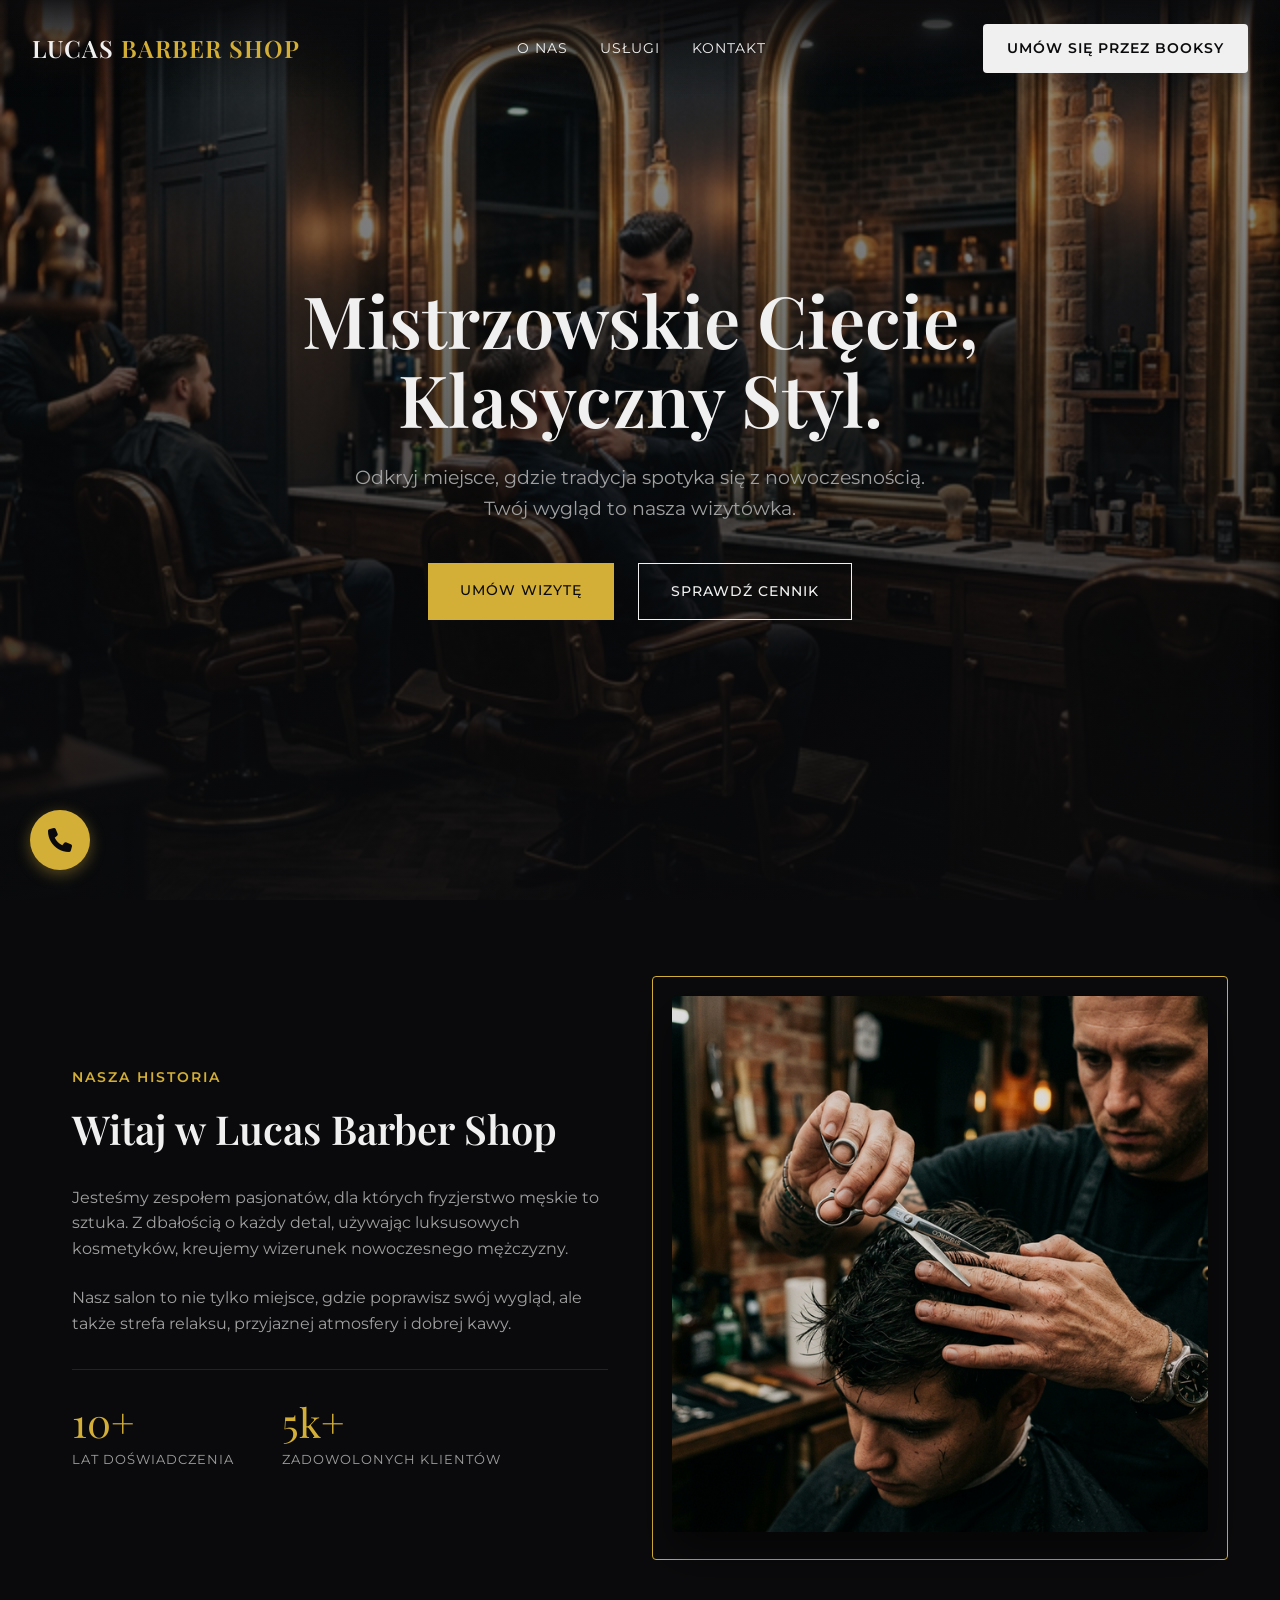
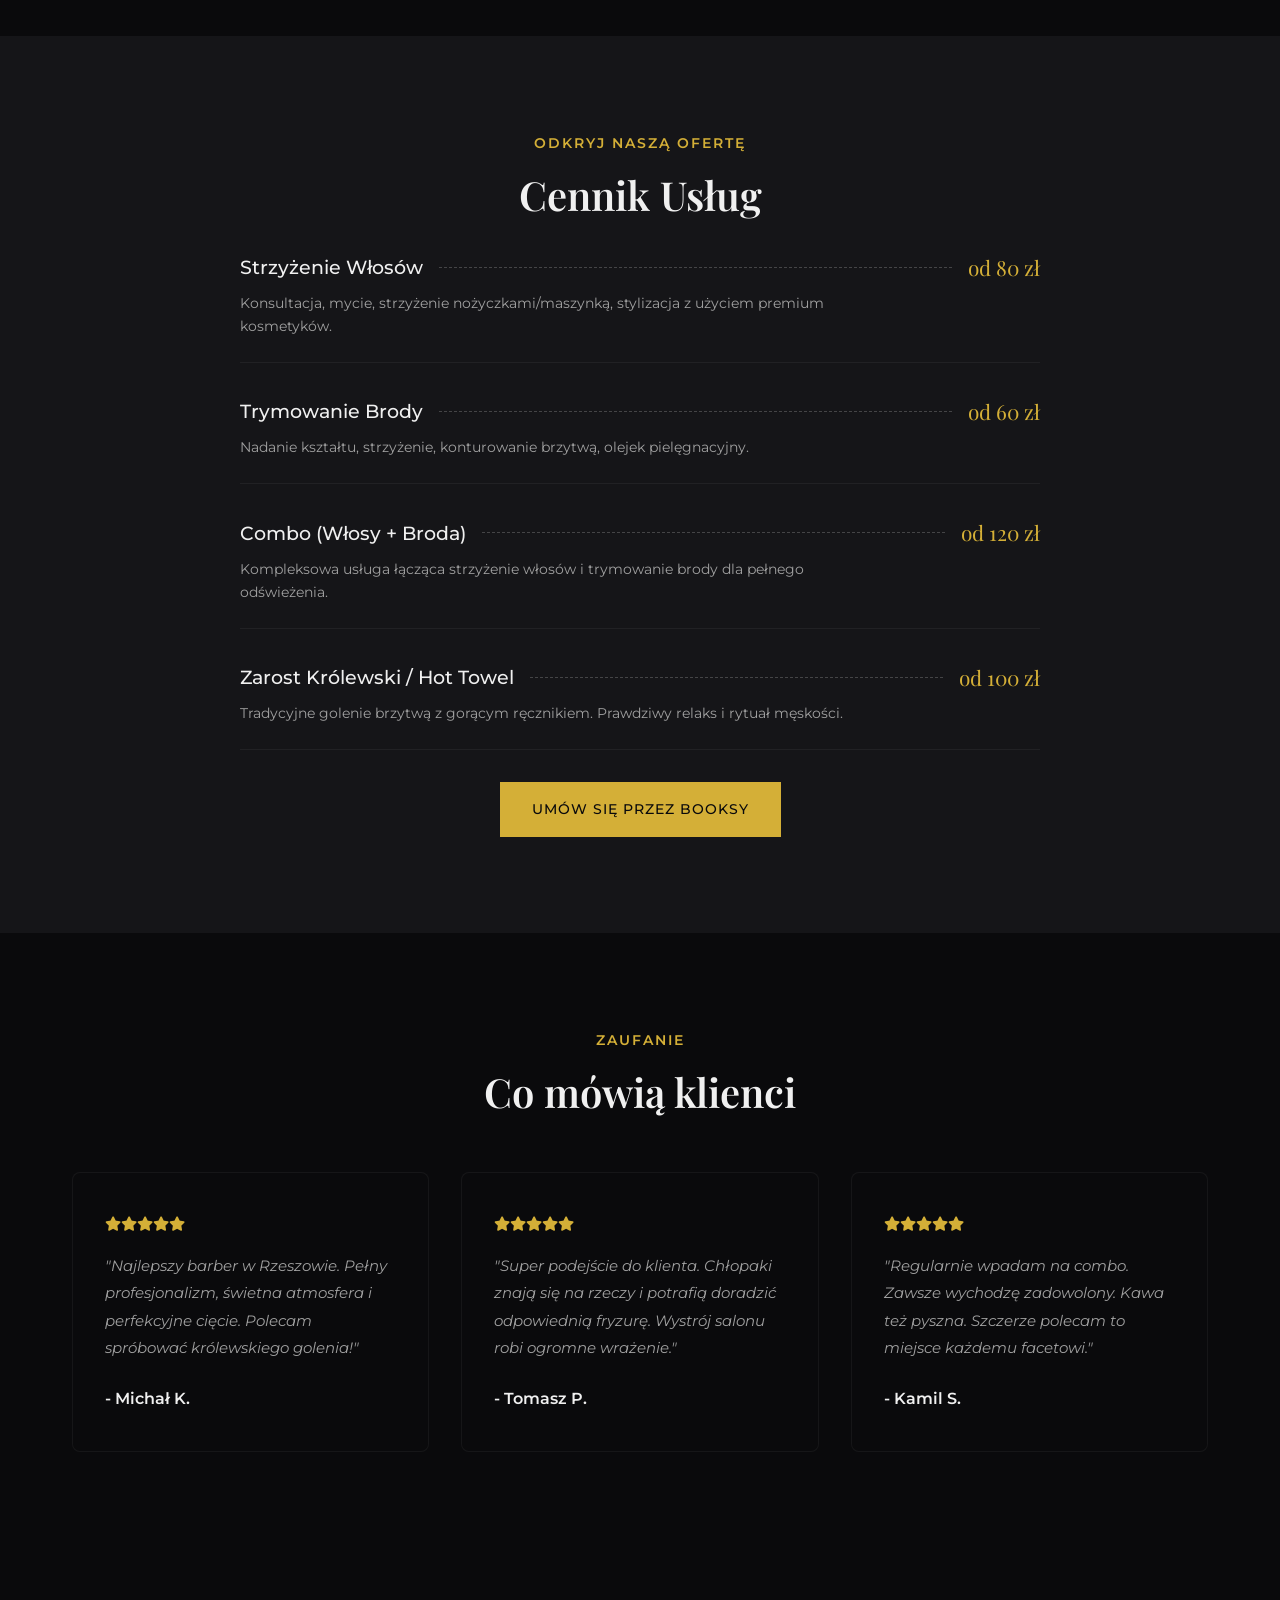
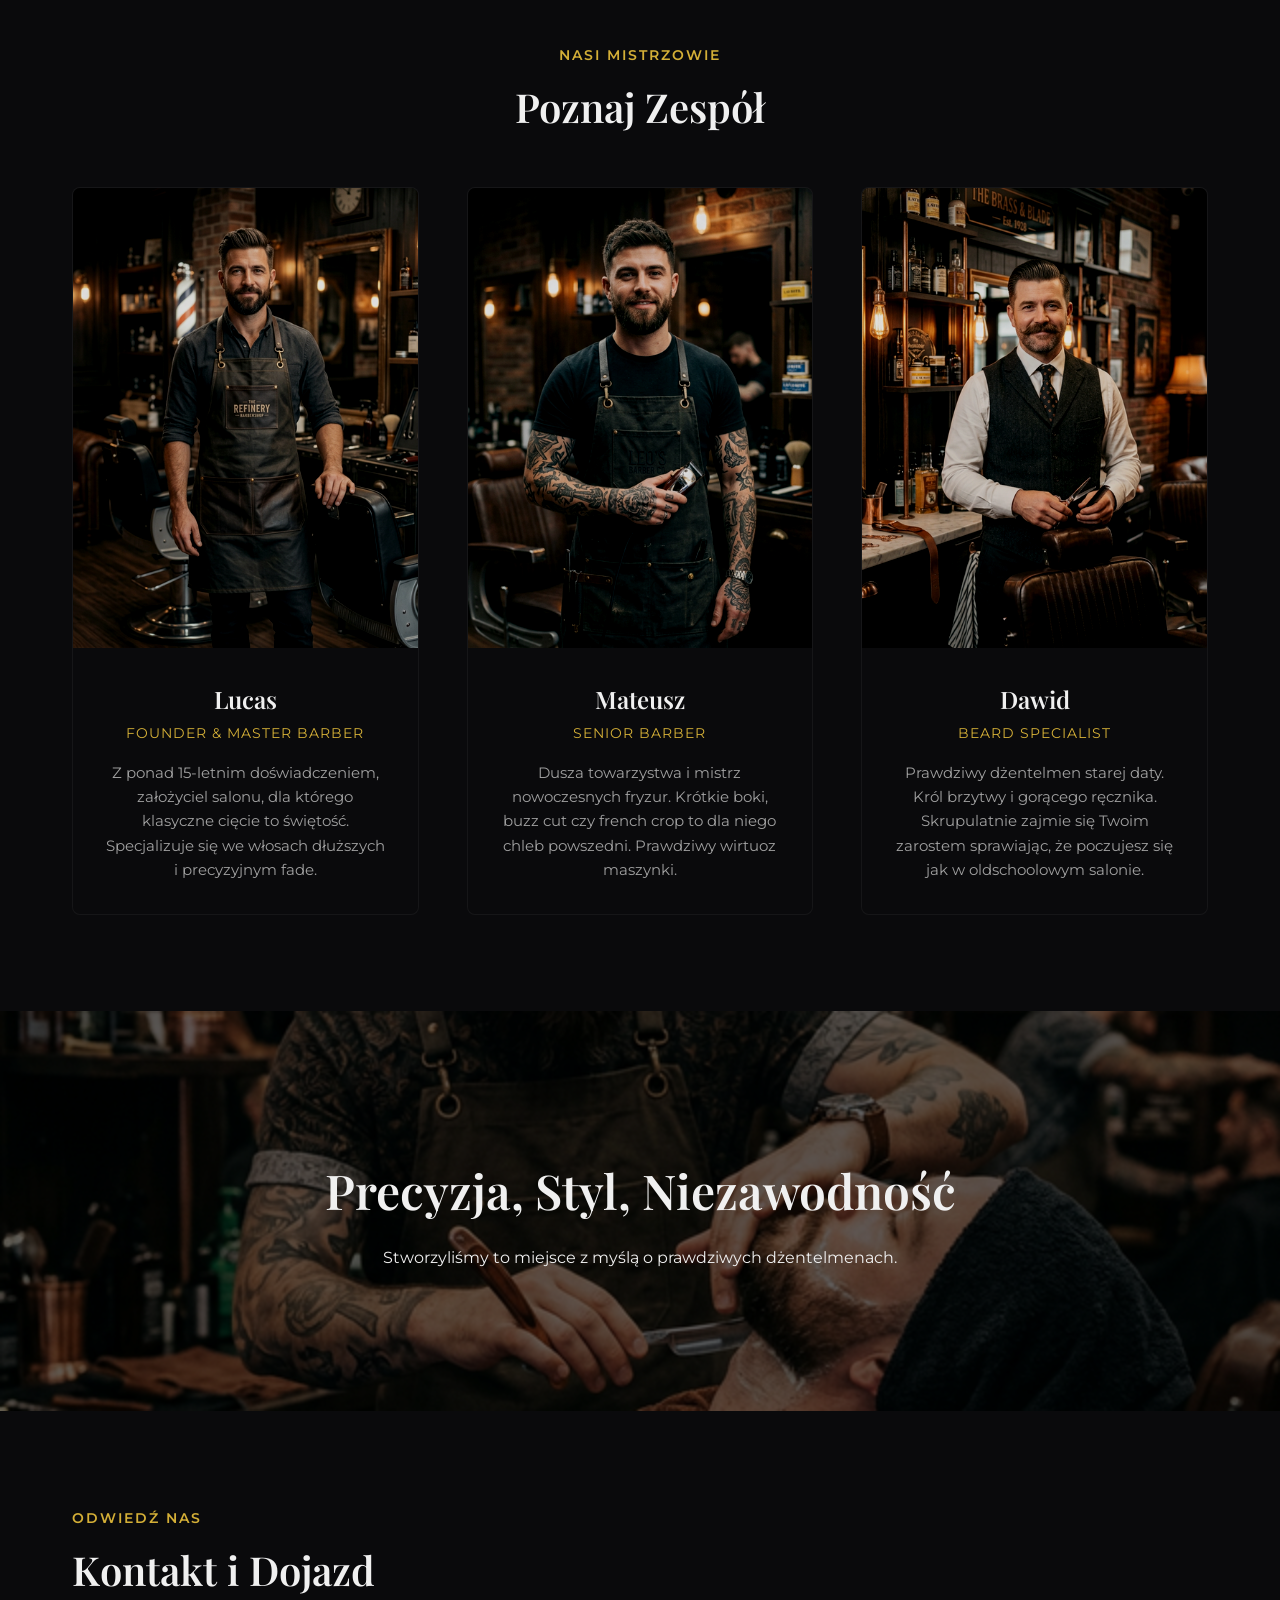
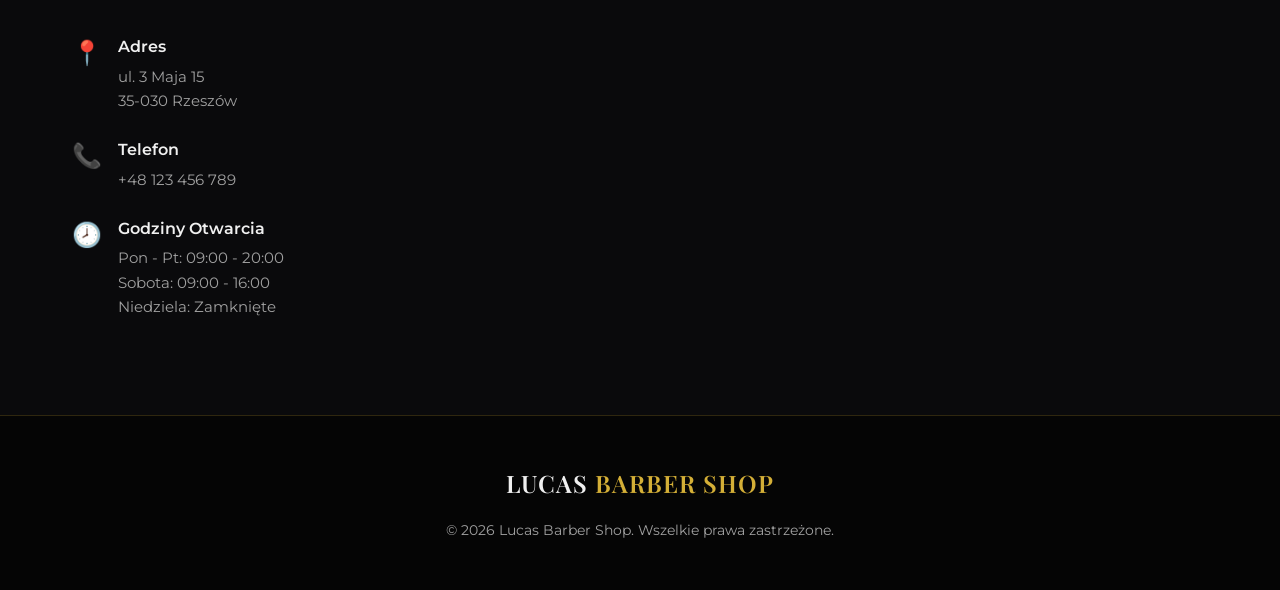
<file: LucasBarberShop/index.html>
<!DOCTYPE html>
<html lang="pl">

<head>
    <meta charset="UTF-8">
    <meta name="viewport" content="width=device-width, initial-scale=1.0">
    <title>Lucas Barber Shop | Ekskluzywne Strzyżenie</title>
    <meta name="description"
        content="Lucas Barber Shop to ekskluzywny salon fryzjerski dla mężczyzn. Oferujemy strzyżenie, trymowanie brody i gorący ręcznik. Umów się na wizytę już dziś!">
    <link rel="preconnect" href="https://fonts.googleapis.com">
    <link rel="preconnect" href="https://fonts.gstatic.com" crossorigin>
    <link
        href="https://fonts.googleapis.com/css2?family=Montserrat:wght@300;400;500;600&family=Playfair+Display:ital,wght@0,400;0,600;0,700;1,400&display=swap"
        rel="stylesheet">
    <link rel="stylesheet" href="https://cdnjs.cloudflare.com/ajax/libs/font-awesome/6.4.0/css/all.min.css">
    <link rel="icon" type="image/png" href="assets/favicon.png">
    <link rel="stylesheet" href="styles.css">
</head>

<body>

    <!-- Navigation -->
    <nav class="navbar">
        <div class="nav-container">
            <a href="#" class="logo">LUCAS <span>BARBER SHOP</span></a>
            <div class="nav-links">
                <a href="#about">O Nas</a>
                <a href="#services">Usługi</a>
                <a href="#contact">Kontakt</a>
            </div>
            <a href="#" class="btn-booksy">Umów się przez Booksy</a>
            <div class="menu-toggle">
                <span></span>
                <span></span>
                <span></span>
            </div>
        </div>
    </nav>

    <!-- Mobile Menu -->
    <div class="mobile-menu">
        <a href="#about">O Nas</a>
        <a href="#services">Usługi</a>
        <a href="#contact">Kontakt</a>
        <a href="#" class="btn-booksy">Umów się</a>
    </div>

    <!-- Hero Section -->
    <header class="hero" id="home">
        <div class="hero-overlay"></div>
        <div class="hero-content">
            <h1 class="animate-up">Mistrzowskie Cięcie,<br>Klasyczny Styl.</h1>
            <p class="animate-up delay-1">Odkryj miejsce, gdzie tradycja spotyka się z nowoczesnością. Twój wygląd to
                nasza wizytówka.</p>
            <div class="hero-buttons animate-up delay-2">
                <a href="#" class="btn-primary">Umów Wizytę</a>
                <a href="#services" class="btn-secondary">Sprawdź Cennik</a>
            </div>
        </div>
    </header>

    <!-- About Section -->
    <section class="about section" id="about">
        <div class="container grid-2">
            <div class="about-text fade-in-left">
                <h4 class="section-subtitle">Nasza Historia</h4>
                <h2 class="section-title">Witaj w Lucas Barber Shop</h2>
                <p>Jesteśmy zespołem pasjonatów, dla których fryzjerstwo męskie to sztuka. Z dbałością o każdy detal,
                    używając luksusowych kosmetyków, kreujemy wizerunek nowoczesnego mężczyzny.</p>
                <p>Nasz salon to nie tylko miejsce, gdzie poprawisz swój wygląd, ale także strefa relaksu, przyjaznej
                    atmosfery i dobrej kawy.</p>
                <div class="stats">
                    <div class="stat-item">
                        <span class="stat-number">10+</span>
                        <span class="stat-label">Lat Doświadczenia</span>
                    </div>
                    <div class="stat-item">
                        <span class="stat-number">5k+</span>
                        <span class="stat-label">Zadowolonych Klientów</span>
                    </div>
                </div>
            </div>
            <div class="about-image fade-in-right">
                <img src="assets/barber_haircut_1772666317346.png" alt="Barber podczas pracy">
            </div>
        </div>
    </section>

    <!-- Services Section -->
    <section class="services section" id="services">
        <div class="container">
            <div class="section-heading text-center fade-in-up">
                <h4 class="section-subtitle">Odkryj Naszą Ofertę</h4>
                <h2 class="section-title">Cennik Usług</h2>
            </div>

            <div class="price-list fade-in-up delay-1">
                <!-- Service 1 -->
                <div class="price-item">
                    <div class="price-header">
                        <h3>Strzyżenie Włosów</h3>
                        <div class="price-line"></div>
                        <span class="price">od 80 zł</span>
                    </div>
                    <p class="price-desc">Konsultacja, mycie, strzyżenie nożyczkami/maszynką, stylizacja z użyciem
                        premium kosmetyków.</p>
                </div>

                <!-- Service 2 -->
                <div class="price-item">
                    <div class="price-header">
                        <h3>Trymowanie Brody</h3>
                        <div class="price-line"></div>
                        <span class="price">od 60 zł</span>
                    </div>
                    <p class="price-desc">Nadanie kształtu, strzyżenie, konturowanie brzytwą, olejek pielęgnacyjny.</p>
                </div>

                <!-- Service 3 -->
                <div class="price-item">
                    <div class="price-header">
                        <h3>Combo (Włosy + Broda)</h3>
                        <div class="price-line"></div>
                        <span class="price">od 120 zł</span>
                    </div>
                    <p class="price-desc">Kompleksowa usługa łącząca strzyżenie włosów i trymowanie brody dla pełnego
                        odświeżenia.</p>
                </div>

                <!-- Service 4 -->
                <div class="price-item">
                    <div class="price-header">
                        <h3>Zarost Królewski / Hot Towel</h3>
                        <div class="price-line"></div>
                        <span class="price">od 100 zł</span>
                    </div>
                    <p class="price-desc">Tradycyjne golenie brzytwą z gorącym ręcznikiem. Prawdziwy relaks i rytuał
                        męskości.</p>
                </div>
            </div>

            <div class="text-center mt-4 fade-in-up delay-2">
                <a href="#" class="btn-primary">Umów się przez Booksy</a>
            </div>
        </div>
    </section>

    <!-- Testimonials Section -->
    <section class="testimonials section" id="testimonials">
        <div class="container">
            <div class="section-heading text-center fade-in-up">
                <h4 class="section-subtitle">Zaufanie</h4>
                <h2 class="section-title">Co mówią klienci</h2>
            </div>

            <div class="testimonials-grid fade-in-up delay-1">
                <div class="testimonial-card">
                    <div class="t-stars"><i class="fa-solid fa-star"></i><i class="fa-solid fa-star"></i><i
                            class="fa-solid fa-star"></i><i class="fa-solid fa-star"></i><i
                            class="fa-solid fa-star"></i></div>
                    <p class="t-text">"Najlepszy barber w Rzeszowie. Pełny profesjonalizm, świetna atmosfera i
                        perfekcyjne cięcie. Polecam spróbować królewskiego golenia!"</p>
                    <h4 class="t-author">- Michał K.</h4>
                </div>
                <div class="testimonial-card">
                    <div class="t-stars"><i class="fa-solid fa-star"></i><i class="fa-solid fa-star"></i><i
                            class="fa-solid fa-star"></i><i class="fa-solid fa-star"></i><i
                            class="fa-solid fa-star"></i></div>
                    <p class="t-text">"Super podejście do klienta. Chłopaki znają się na rzeczy i potrafią doradzić
                        odpowiednią fryzurę. Wystrój salonu robi ogromne wrażenie."</p>
                    <h4 class="t-author">- Tomasz P.</h4>
                </div>
                <div class="testimonial-card">
                    <div class="t-stars"><i class="fa-solid fa-star"></i><i class="fa-solid fa-star"></i><i
                            class="fa-solid fa-star"></i><i class="fa-solid fa-star"></i><i
                            class="fa-solid fa-star"></i></div>
                    <p class="t-text">"Regularnie wpadam na combo. Zawsze wychodzę zadowolony. Kawa też pyszna. Szczerze
                        polecam to miejsce każdemu facetowi."</p>
                    <h4 class="t-author">- Kamil S.</h4>
                </div>
            </div>
        </div>
    </section>

    <!-- Team Section -->
    <section class="team section" id="team">
        <div class="container">
            <div class="section-heading text-center fade-in-up">
                <h4 class="section-subtitle">Nasi Mistrzowie</h4>
                <h2 class="section-title">Poznaj Zespół</h2>
            </div>

            <div class="team-grid">
                <!-- Member 1 -->
                <div class="team-member fade-in-up">
                    <div class="team-img-wrapper">
                        <img src="assets/barber_lucas_1772667054928.png" alt="Lucas - Founder & Master Barber"
                            class="team-img">
                        <div class="team-overlay">
                            <a href="#"><i class="fa-brands fa-instagram"></i></a>
                            <a href="#"><i class="fa-brands fa-facebook-f"></i></a>
                        </div>
                    </div>
                    <div class="team-info">
                        <h3>Lucas</h3>
                        <span class="team-role">Founder & Master Barber</span>
                        <p>Z ponad 15-letnim doświadczeniem, założyciel salonu, dla którego klasyczne cięcie to
                            świętość. Specjalizuje się we włosach dłuższych i precyzyjnym fade.</p>
                    </div>
                </div>

                <!-- Member 2 -->
                <div class="team-member fade-in-up delay-1">
                    <div class="team-img-wrapper">
                        <img src="assets/barber_mateusz_1772667067644.png" alt="Mateusz - Senior Barber"
                            class="team-img">
                        <div class="team-overlay">
                            <a href="#"><i class="fa-brands fa-instagram"></i></a>
                            <a href="#"><i class="fa-brands fa-facebook-f"></i></a>
                        </div>
                    </div>
                    <div class="team-info">
                        <h3>Mateusz</h3>
                        <span class="team-role">Senior Barber</span>
                        <p>Dusza towarzystwa i mistrz nowoczesnych fryzur. Krótkie boki, buzz cut czy french crop to dla
                            niego chleb powszedni. Prawdziwy wirtuoz maszynki.</p>
                    </div>
                </div>

                <!-- Member 3 -->
                <div class="team-member fade-in-up delay-2">
                    <div class="team-img-wrapper">
                        <img src="assets/barber_dawid_1772667080963.png" alt="Dawid - Barber & Beard Specialist"
                            class="team-img">
                        <div class="team-overlay">
                            <a href="#"><i class="fa-brands fa-instagram"></i></a>
                            <a href="#"><i class="fa-brands fa-facebook-f"></i></a>
                        </div>
                    </div>
                    <div class="team-info">
                        <h3>Dawid</h3>
                        <span class="team-role">Beard Specialist</span>
                        <p>Prawdziwy dżentelmen starej daty. Król brzytwy i gorącego ręcznika. Skrupulatnie zajmie się
                            Twoim zarostem sprawiając, że poczujesz się jak w oldschoolowym salonie.</p>
                    </div>
                </div>
            </div>
        </div>
    </section>

    <!-- Info Banner (Image based) -->
    <section class="banner">
        <div class="banner-inner">
            <img src="assets/barber_beard_trim_1772666332478.png" alt="Barber beard trim" class="banner-bg">
            <div class="banner-content">
                <h2>Precyzja, Styl, Niezawodność</h2>
                <p>Stworzyliśmy to miejsce z myślą o prawdziwych dżentelmenach.</p>
            </div>
        </div>
    </section>

    <!-- Contact Section -->
    <section class="contact section" id="contact">
        <div class="container grid-2">
            <div class="contact-info fade-in-left">
                <h4 class="section-subtitle">Odwiedź Nas</h4>
                <h2 class="section-title">Kontakt i Dojazd</h2>

                <div class="contact-details">
                    <div class="contact-item">
                        <div class="icon">📍</div>
                        <div>
                            <h4>Adres</h4>
                            <p>ul. 3 Maja 15<br>35-030 Rzeszów</p>
                        </div>
                    </div>
                    <div class="contact-item">
                        <div class="icon">📞</div>
                        <div>
                            <h4>Telefon</h4>
                            <p>+48 123 456 789</p>
                        </div>
                    </div>
                    <div class="contact-item">
                        <div class="icon">🕗</div>
                        <div>
                            <h4>Godziny Otwarcia</h4>
                            <p>Pon - Pt: 09:00 - 20:00<br>Sobota: 09:00 - 16:00<br>Niedziela: Zamknięte</p>
                        </div>
                    </div>
                </div>
            </div>

            <!-- Map Placeholder -->
            <div class="contact-map fade-in-right">
                <iframe
                    src="https://maps.google.com/maps?q=Rzeszów%20ul.%203%20Maja%2015&t=&z=15&ie=UTF8&iwloc=&output=embed"
                    width="100%" height="400"
                    style="border:0; border-radius:4px; filter: grayscale(90%) invert(92%) contrast(1.1) hue-rotate(180deg);"
                    allowfullscreen="" loading="lazy" referrerpolicy="no-referrer-when-downgrade"></iframe>
            </div>
        </div>
    </section>

    <!-- Footer -->
    <footer class="footer">
        <div class="container text-center">
            <a href="#" class="logo">LUCAS <span>BARBER SHOP</span></a>
            <p>&copy; 2026 Lucas Barber Shop. Wszelkie prawa zastrzeżone.</p>
        </div>
    </footer>

    <!-- Floating Actions -->
    <a href="tel:+48123456789" class="floating-phone" title="Zadzwoń do nas">
        <i class="fa-solid fa-phone"></i>
    </a>
    <button class="scroll-top" id="scrollTopBtn" title="Wróć na górę">
        <i class="fa-solid fa-arrow-up"></i>
    </button>

    <script src="script.js"></script>
</body>

</html>
</file>
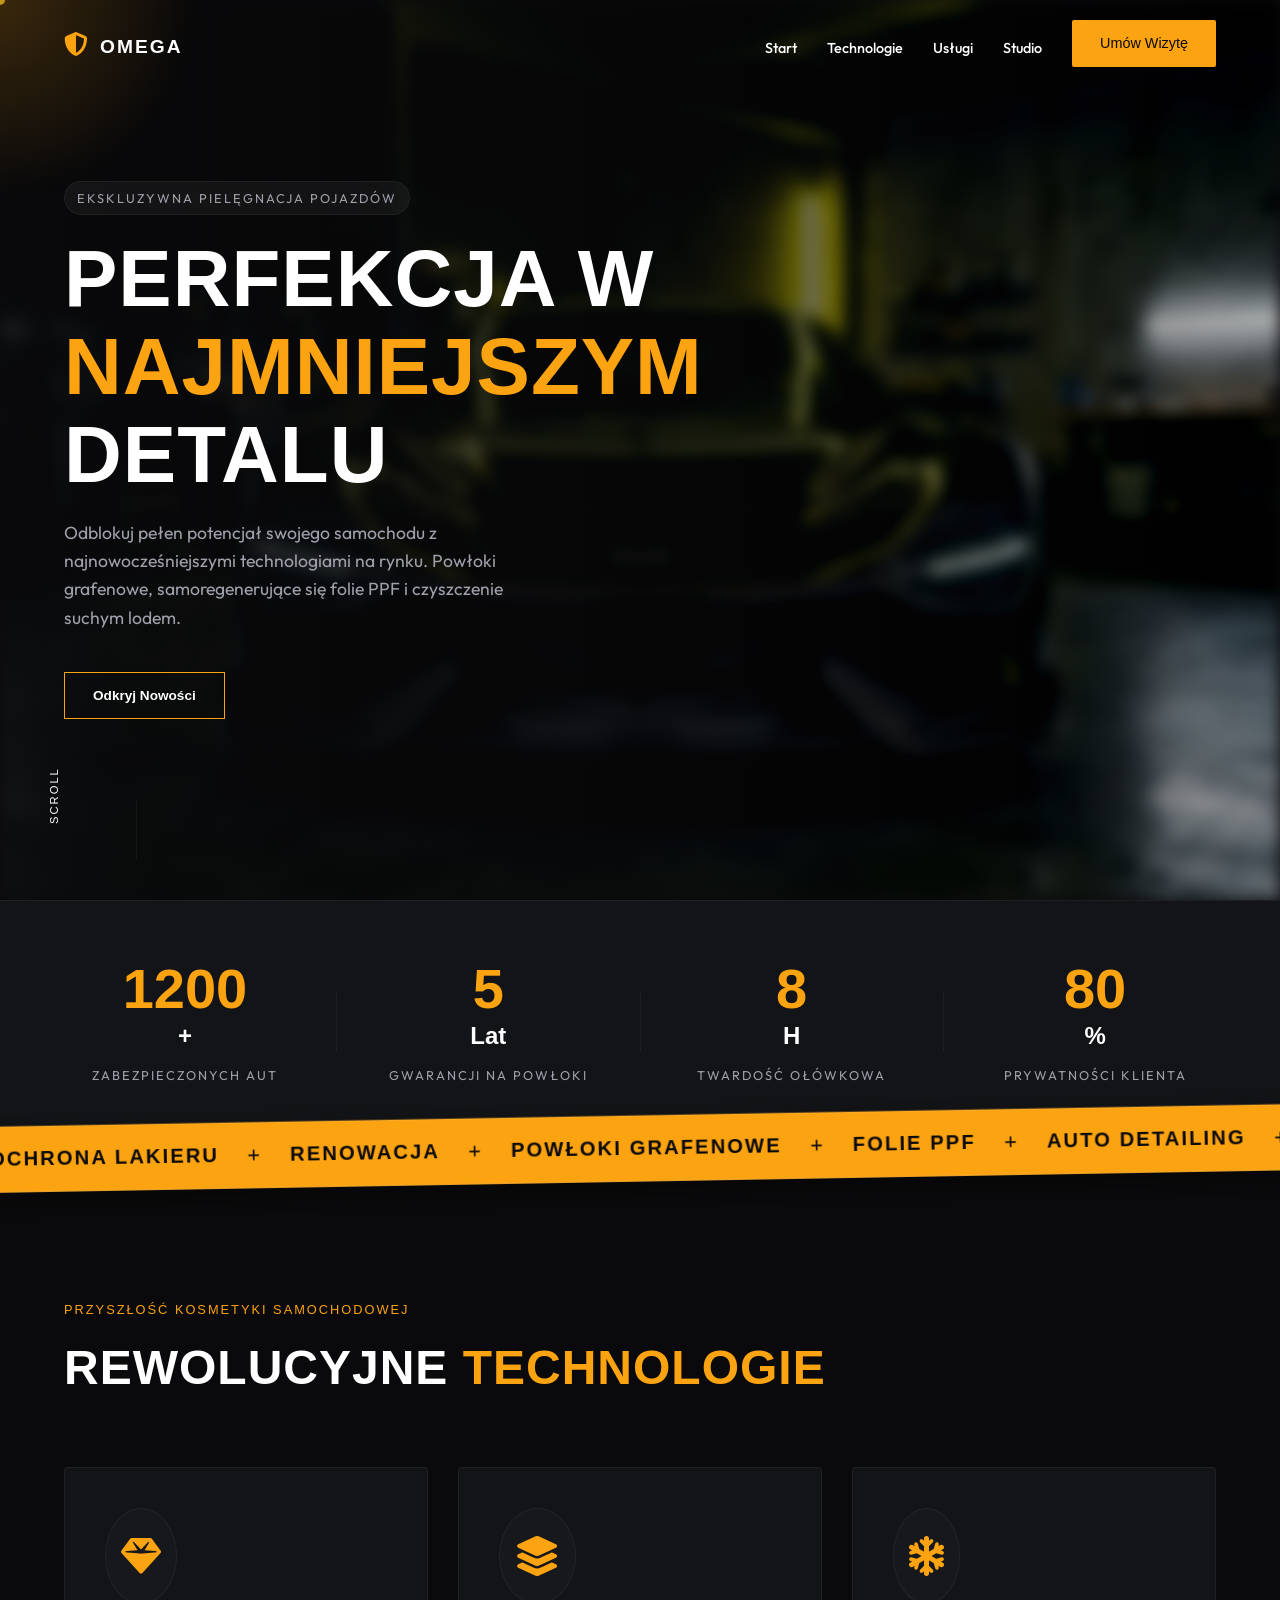
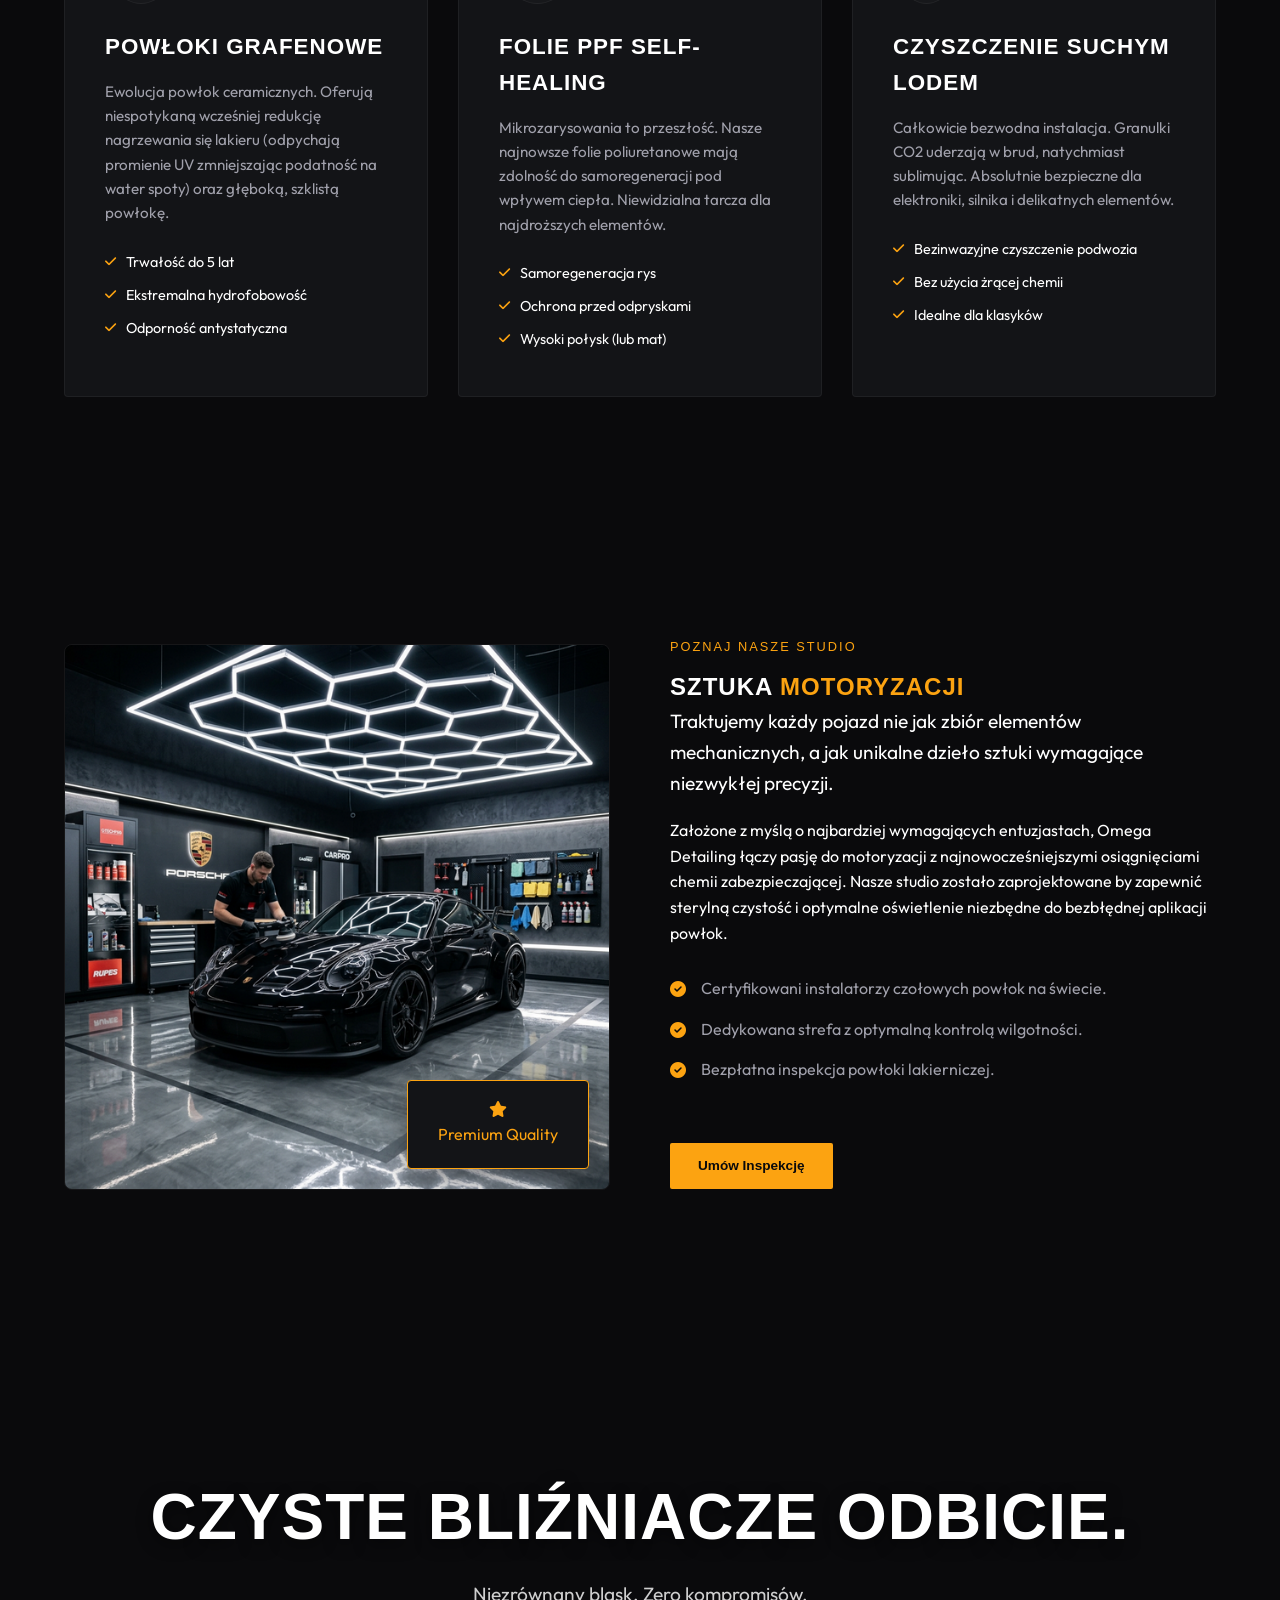
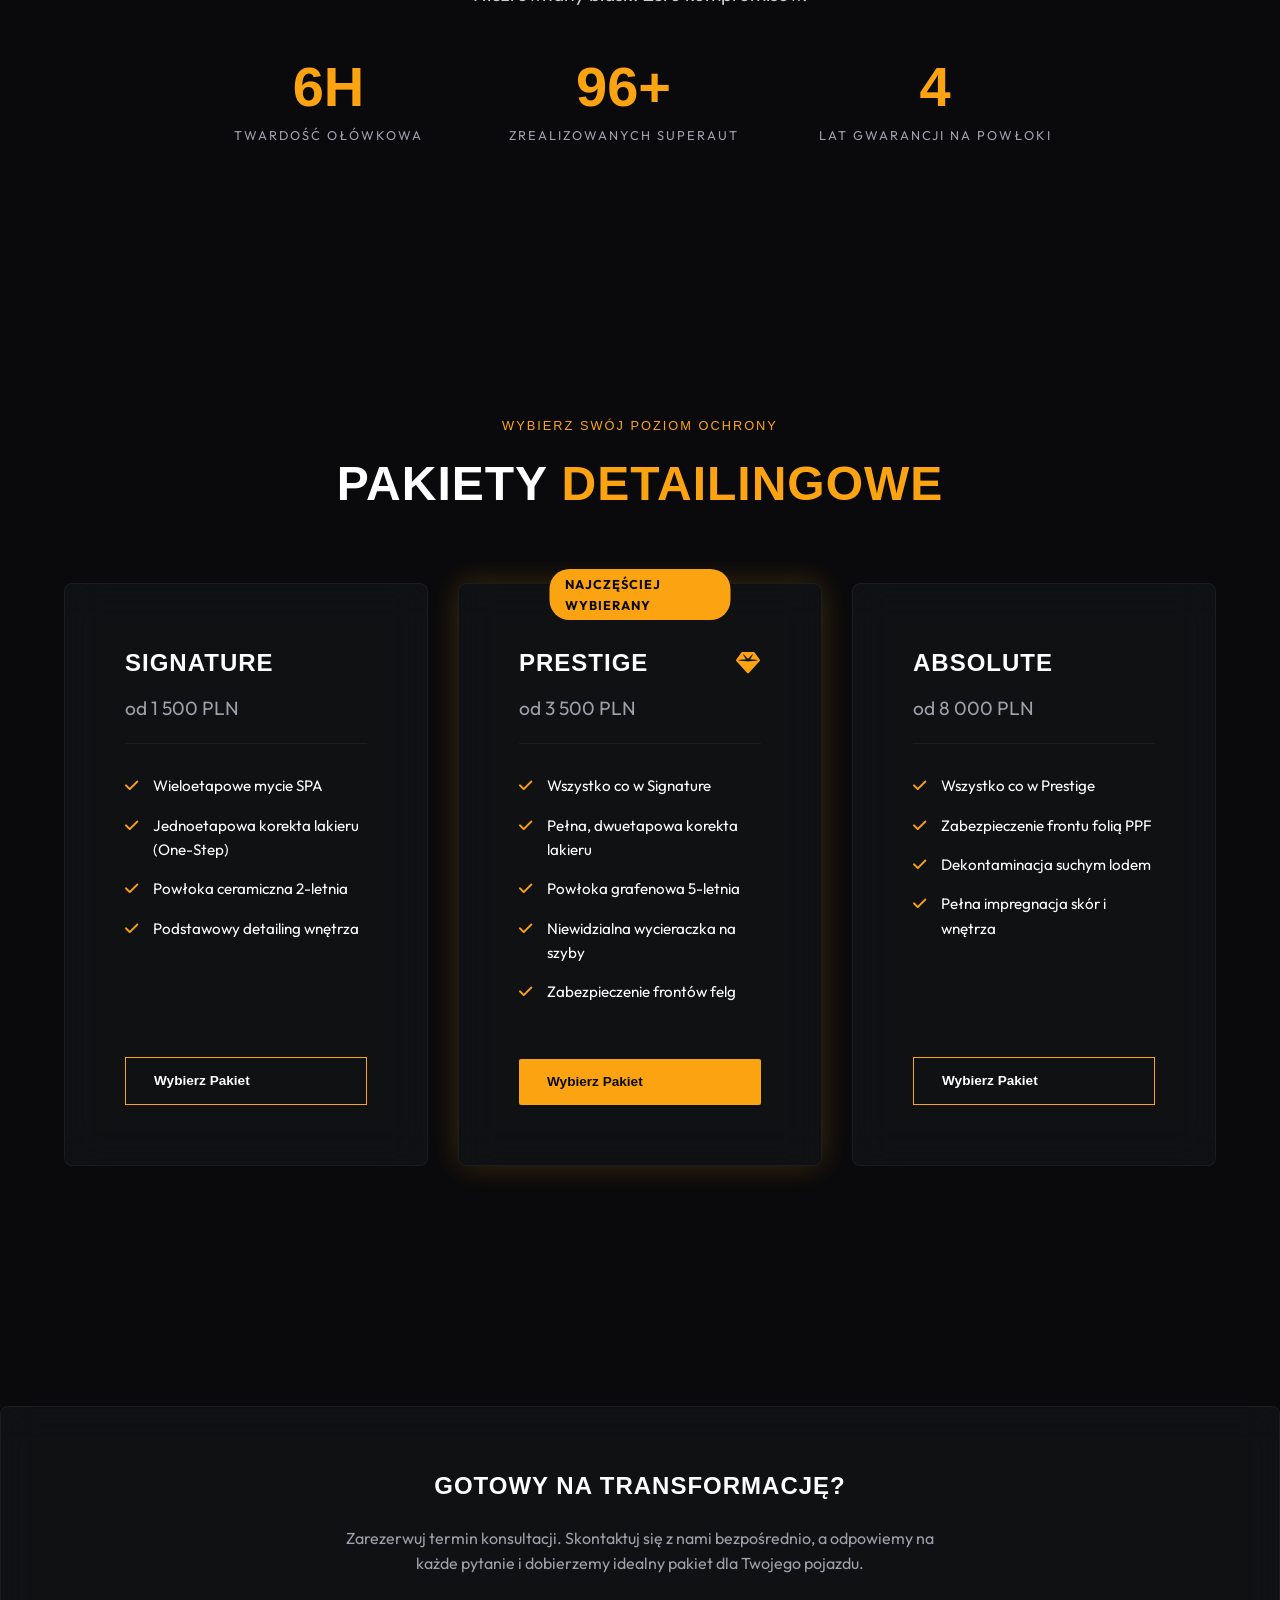
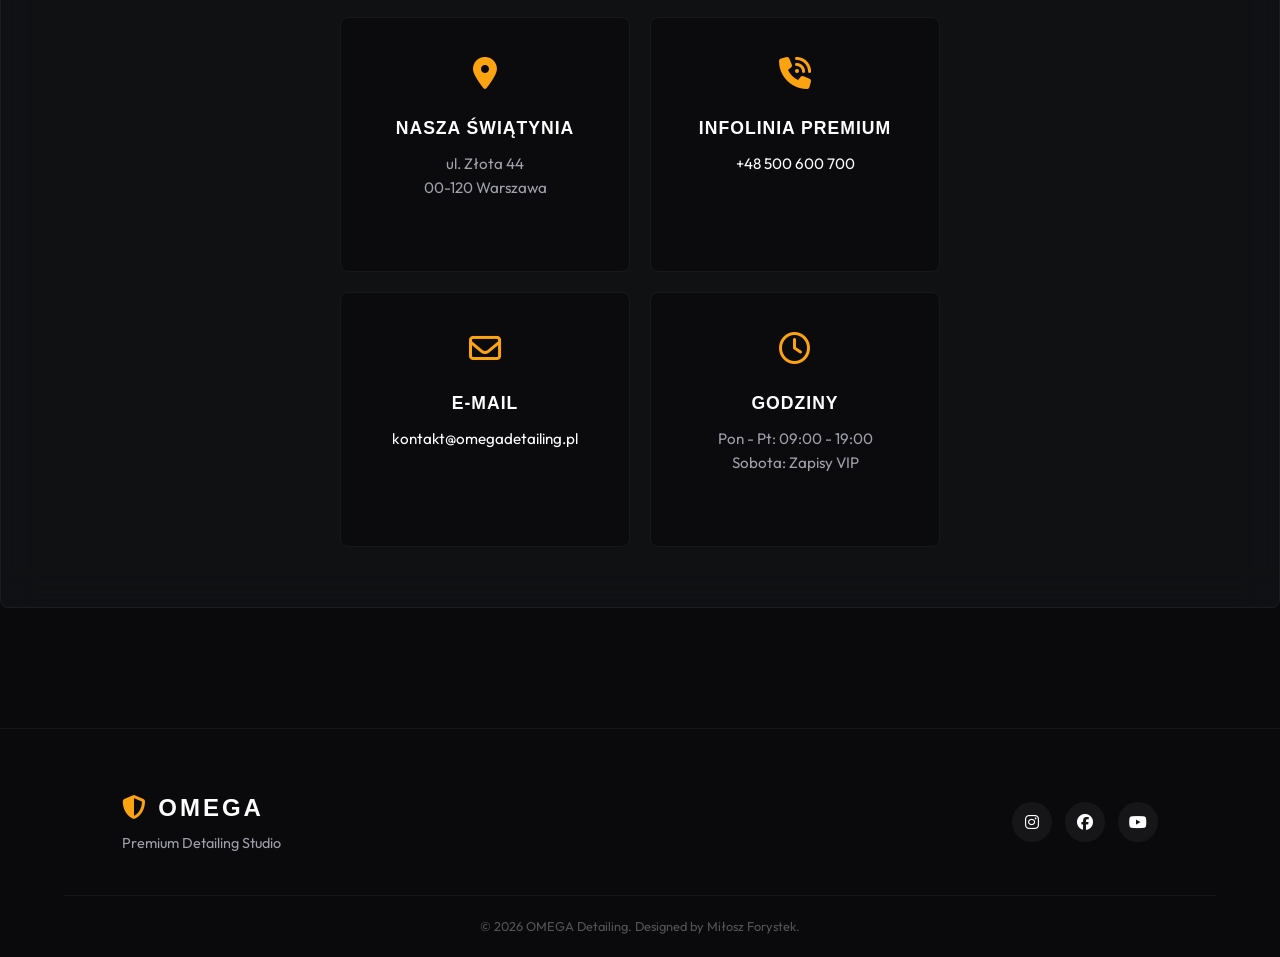
<file: OmegaDetailing/index.html>
<!DOCTYPE html>
<html lang="pl">

<head>
    <meta charset="UTF-8">
    <meta name="viewport" content="width=device-width, initial-scale=1.0">
    <title>Omega Detailing | Premium Car Care</title>

    <!-- Fonts -->
    <link rel="preconnect" href="https://fonts.googleapis.com">
    <link rel="preconnect" href="https://fonts.gstatic.com" crossorigin>
    <link
        href="https://fonts.googleapis.com/css2?family=Outfit:wght@300;400;600;800&family=Syncopate:wght@400;700&display=swap"
        rel="stylesheet">

    <!-- Icons -->
    <link rel="stylesheet" href="https://cdnjs.cloudflare.com/ajax/libs/font-awesome/6.4.0/css/all.min.css">

    <!-- Styles -->
    <link rel="stylesheet" href="style.css">
</head>

<body>
    <!-- Custom Cursor -->
    <div id="cursor"></div>
    <div id="cursor-blur"></div>

    <nav class="navbar">
        <div class="logo">
            <span class="logo-icon"><i class="fa-solid fa-shield-halved"></i></span>
            <span class="logo-text">OMEGA</span>
        </div>
        <ul class="nav-links">
            <li><a href="#hero">Start</a></li>
            <li><a href="#innovations">Technologie</a></li>
            <li><a href="#services">Usługi</a></li>
            <li><a href="#about">Studio</a></li>
            <li><a href="#contact" class="btn-primary">Umów Wizytę</a></li>
        </ul>
        <div class="hamburger">
            <div class="bar"></div>
            <div class="bar"></div>
            <div class="bar"></div>
        </div>
    </nav>

    <main>
        <!-- Hero Section -->
        <section id="hero" class="hero">
            <div class="hero-bg">
                <img src="assets/hero_bg.png" alt="Luxury Car Detailing" id="heroImage">
                <div class="hero-overlay"></div>
            </div>

            <!-- Floating Dust/Sparks Effect -->
            <div class="particles-container" id="particlesContainer"></div>

            <div class="hero-content">
                <div class="badge fade-in">Ekskluzywna Pielęgnacja Pojazdów</div>
                <h1 class="fade-in">Perfekcja w <br><span class="accent">Najmniejszym</span> Detalu</h1>
                <p class="fade-in">Odblokuj pełen potencjał swojego samochodu z najnowocześniejszymi technologiami na
                    rynku. Powłoki grafenowe, samoregenerujące się folie PPF i czyszczenie suchym lodem.</p>
                <div class="hero-cta fade-in">
                    <a href="#innovations" class="btn-outline">Odkryj Nowości</a>
                </div>
            </div>

            <div class="scroll-indicator fade-in">
                <span>Scroll</span>
                <div class="line"></div>
            </div>
        </section>

        <!-- Stats Bar Section -->
        <section class="stats-bar section-padding">
            <div class="container reveal">
                <div class="stats-grid">
                    <div class="stat-item">
                        <span class="number" data-target="1500">0</span><span class="suffix">+</span>
                        <span class="label">Zabezpieczonych Aut</span>
                    </div>
                    <div class="stat-divider"></div>
                    <div class="stat-item">
                        <span class="number" data-target="5">0</span><span class="suffix"> Lat</span>
                        <span class="label">Gwarancji na Powłoki</span>
                    </div>
                    <div class="stat-divider"></div>
                    <div class="stat-item">
                        <span class="number" data-target="9">0</span><span class="suffix">H</span>
                        <span class="label">Twardość Ołówkowa</span>
                    </div>
                    <div class="stat-divider"></div>
                    <div class="stat-item">
                        <span class="number" data-target="100">0</span><span class="suffix">%</span>
                        <span class="label">Prywatności Klienta</span>
                    </div>
                </div>
            </div>
        </section>

        <!-- Infinite Marquee -->
        <div class="marquee-wrapper">
            <div class="marquee-content">
                <span>OCHRONA LAKIERU</span> <i class="fa-solid fa-plus separator"></i>
                <span>RENOWACJA</span> <i class="fa-solid fa-plus separator"></i>
                <span>POWŁOKI GRAFENOWE</span> <i class="fa-solid fa-plus separator"></i>
                <span>FOLIE PPF</span> <i class="fa-solid fa-plus separator"></i>
                <span>AUTO DETAILING</span> <i class="fa-solid fa-plus separator"></i>
                <span>DRY ICE CLEANING</span> <i class="fa-solid fa-plus separator"></i>
                <!-- Duplicated for seamless loop -->
                <span>OCHRONA LAKIERU</span> <i class="fa-solid fa-plus separator"></i>
                <span>RENOWACJA</span> <i class="fa-solid fa-plus separator"></i>
                <span>POWŁOKI GRAFENOWE</span> <i class="fa-solid fa-plus separator"></i>
                <span>FOLIE PPF</span> <i class="fa-solid fa-plus separator"></i>
                <span>AUTO DETAILING</span> <i class="fa-solid fa-plus separator"></i>
                <span>DRY ICE CLEANING</span> <i class="fa-solid fa-plus separator"></i>
            </div>
        </div>

        <!-- Innovations Section (Novelties) -->
        <section id="innovations" class="innovations section-padding">
            <div class="container">
                <div class="section-header reveal">
                    <span class="subtitle">Przyszłość Kosmetyki Samochodowej</span>
                    <h2>Rewolucyjne <span class="accent">Technologie</span></h2>
                </div>

                <div class="cards-grid">
                    <!-- Graphene Coating -->
                    <div class="card reveal hover-tilt">
                        <div class="card-icon"><i class="fa-solid fa-gem"></i></div>
                        <div class="card-content">
                            <h3>Powłoki Grafenowe</h3>
                            <p>Ewolucja powłok ceramicznych. Oferują niespotykaną wcześniej redukcję nagrzewania się
                                lakieru (odpychają promienie UV zmniejszając podatność na water spoty) oraz głęboką,
                                szklistą powłokę.</p>
                            <ul class="features-list">
                                <li><i class="fa-solid fa-check"></i> Trwałość do 5 lat</li>
                                <li><i class="fa-solid fa-check"></i> Ekstremalna hydrofobowość</li>
                                <li><i class="fa-solid fa-check"></i> Odporność antystatyczna</li>
                            </ul>
                        </div>
                    </div>

                    <!-- PPF -->
                    <div class="card reveal hover-tilt">
                        <div class="card-icon"><i class="fa-solid fa-layer-group"></i></div>
                        <div class="card-content">
                            <h3>Folie PPF Self-Healing</h3>
                            <p>Mikrozarysowania to przeszłość. Nasze najnowsze folie poliuretanowe mają zdolność do
                                samoregeneracji pod wpływem ciepła. Niewidzialna tarcza dla najdroższych elementów.</p>
                            <ul class="features-list">
                                <li><i class="fa-solid fa-check"></i> Samoregeneracja rys</li>
                                <li><i class="fa-solid fa-check"></i> Ochrona przed odpryskami</li>
                                <li><i class="fa-solid fa-check"></i> Wysoki połysk (lub mat)</li>
                            </ul>
                        </div>
                    </div>

                    <!-- Dry Ice -->
                    <div class="card reveal hover-tilt">
                        <div class="card-icon"><i class="fa-solid fa-snowflake"></i></div>
                        <div class="card-content">
                            <h3>Czyszczenie Suchym Lodem</h3>
                            <p>Całkowicie bezwodna instalacja. Granulki CO2 uderzają w brud, natychmiast sublimując.
                                Absolutnie bezpieczne dla elektroniki, silnika i delikatnych elementów.</p>
                            <ul class="features-list">
                                <li><i class="fa-solid fa-check"></i> Bezinwazyjne czyszczenie podwozia</li>
                                <li><i class="fa-solid fa-check"></i> Bez użycia żrącej chemii</li>
                                <li><i class="fa-solid fa-check"></i> Idealne dla klasyków</li>
                            </ul>
                        </div>
                    </div>
                </div>
            </div>
        </section>

        <!-- About Studio Section -->
        <section id="about" class="about-studio section-padding">
            <div class="container about-grid">
                <div class="about-visual reveal">
                    <div class="image-wrapper">
                        <img src="assets/about_studio.png" alt="Omega Detailing Studio Interior" id="aboutImage"
                            onerror="this.src='https://images.unsplash.com/photo-1601362840469-51e4d8d58785?q=80&w=1000&auto=format&fit=crop';">
                        <div class="about-badge">
                            <i class="fa-solid fa-star"></i>
                            <span>Premium Quality</span>
                        </div>
                    </div>
                </div>
                <div class="about-text reveal">
                    <span class="subtitle">Poznaj Nasze Studio</span>
                    <h2>Sztuka <span class="accent">Motoryzacji</span></h2>
                    <p class="lead">Traktujemy każdy pojazd nie jak zbiór elementów mechanicznych, a jak unikalne dzieło
                        sztuki wymagające niezwykłej precyzji.</p>
                    <p>Założone z myślą o najbardziej wymagających entuzjastach, Omega Detailing łączy pasję do
                        motoryzacji z najnowocześniejszymi osiągnięciami chemii zabezpieczającej. Nasze studio zostało
                        zaprojektowane by zapewnić sterylną czystość i optymalne oświetlenie niezbędne do bezbłędnej
                        aplikacji powłok.</p>

                    <ul class="about-list">
                        <li><i class="fa-solid fa-circle-check"></i> <span>Certyfikowani instalatorzy czołowych powłok
                                na świecie.</span></li>
                        <li><i class="fa-solid fa-circle-check"></i> <span>Dedykowana strefa z optymalną kontrolą
                                wilgotności.</span></li>
                        <li><i class="fa-solid fa-circle-check"></i> <span>Bezpłatna inspekcja powłoki
                                lakierniczej.</span></li>
                    </ul>
                    <a href="#contact" class="btn-primary mt-30">Umów Inspekcję</a>
                </div>
            </div>
        </section>

        <!-- Dynamic Media / Before After preview (Visual flair) -->
        <section class="visual-break">
            <div class="parallax-bg" style="background-image: url('assets/parallax_bg.png');">
            </div>
            <div class="visual-content container reveal">
                <h2>Czyste Bliźniacze Odbicie.</h2>
                <p>Niezrównany blask. Zero kompromisów.</p>
                <div class="stats-row">
                    <div class="stat-item">
                        <span class="number" data-target="9H">0</span>
                        <span class="label">Twardość Ołówkowa</span>
                    </div>
                    <div class="stat-item">
                        <span class="number" data-target="150+">0</span>
                        <span class="label">Zrealizowanych Superaut</span>
                    </div>
                    <div class="stat-item">
                        <span class="number" data-target="5">0</span>
                        <span class="label">Lat Gwarancji na Powłoki</span>
                    </div>
                </div>
            </div>
        </section>

        <!-- Exclusive Packages Section -->
        <section id="services" class="packages-section section-padding bg-main">
            <div class="container text-center">
                <div class="section-header reveal">
                    <span class="subtitle">Wybierz Swój Poziom Ochrony</span>
                    <h2>Pakiety <span class="accent">Detailingowe</span></h2>
                </div>

                <div class="packages-grid">
                    <!-- Silver -->
                    <div class="pack-card glass-panel reveal hover-glow">
                        <div class="pack-header">
                            <h3>Signature</h3>
                            <div class="price">od 1 500 PLN</div>
                        </div>
                        <ul class="pack-features">
                            <li><i class="fa-solid fa-check"></i> Wieloetapowe mycie SPA</li>
                            <li><i class="fa-solid fa-check"></i> Jednoetapowa korekta lakieru (One-Step)</li>
                            <li><i class="fa-solid fa-check"></i> Powłoka ceramiczna 2-letnia</li>
                            <li><i class="fa-solid fa-check"></i> Podstawowy detailing wnętrza</li>
                        </ul>
                        <a href="#contact" class="btn-outline" style="width: 100%;">Wybierz Pakiet</a>
                    </div>

                    <!-- Gold (Highlighted) -->
                    <div class="pack-card premium-pack glass-panel reveal" style="transition-delay: 0.1s;">
                        <div class="pack-badge">Najczęściej Wybierany</div>
                        <div class="pack-header">
                            <h3>Prestige <i class="fa-solid fa-gem accent"></i></h3>
                            <div class="price accent">od 3 500 PLN</div>
                        </div>
                        <ul class="pack-features">
                            <li><i class="fa-solid fa-check"></i> Wszystko co w Signature</li>
                            <li><i class="fa-solid fa-check"></i> Pełna, dwuetapowa korekta lakieru</li>
                            <li><i class="fa-solid fa-check"></i> Powłoka grafenowa 5-letnia</li>
                            <li><i class="fa-solid fa-check"></i> Niewidzialna wycieraczka na szyby</li>
                            <li><i class="fa-solid fa-check"></i> Zabezpieczenie frontów felg</li>
                        </ul>
                        <a href="#contact" class="btn-primary" style="width: 100%;">Wybierz Pakiet</a>
                    </div>

                    <!-- Platinum -->
                    <div class="pack-card glass-panel reveal hover-glow" style="transition-delay: 0.2s;">
                        <div class="pack-header">
                            <h3>Absolute</h3>
                            <div class="price">od 8 000 PLN</div>
                        </div>
                        <ul class="pack-features">
                            <li><i class="fa-solid fa-check"></i> Wszystko co w Prestige</li>
                            <li><i class="fa-solid fa-check"></i> Zabezpieczenie frontu folią PPF</li>
                            <li><i class="fa-solid fa-check"></i> Dekontaminacja suchym lodem</li>
                            <li><i class="fa-solid fa-check"></i> Pełna impregnacja skór i wnętrza</li>
                        </ul>
                        <a href="#contact" class="btn-outline" style="width: 100%;">Wybierz Pakiet</a>
                    </div>
                </div>
            </div>
        </section>

        <!-- CTA Section -->
        <section id="contact" class="cta-section section-padding">
            <div class="container glass-panel reveal">
                <div class="cta-content">
                    <h2>Gotowy na Transformację?</h2>
                    <p>Zarezerwuj termin konsultacji. Skontaktuj się z nami bezpośrednio, a odpowiemy na każde pytanie i
                        dobierzemy idealny pakiet dla Twojego pojazdu.</p>

                    <div class="contact-details-grid mt-30">
                        <div class="c-box hover-tilt">
                            <div class="c-icon"><i class="fa-solid fa-location-dot"></i></div>
                            <h4>Nasza Świątynia</h4>
                            <p>ul. Złota 44<br>00-120 Warszawa</p>
                        </div>
                        <div class="c-box hover-tilt">
                            <div class="c-icon"><i class="fa-solid fa-phone-volume"></i></div>
                            <h4>Infolinia Premium</h4>
                            <p><a href="tel:+48500600700" class="contact-link">+48 500 600 700</a></p>
                        </div>
                        <div class="c-box hover-tilt">
                            <div class="c-icon"><i class="fa-regular fa-envelope"></i></div>
                            <h4>E-mail</h4>
                            <p><a href="mailto:kontakt@omegadetailing.pl"
                                    class="contact-link">kontakt@omegadetailing.pl</a></p>
                        </div>
                        <div class="c-box hover-tilt">
                            <div class="c-icon"><i class="fa-regular fa-clock"></i></div>
                            <h4>Godziny</h4>
                            <p>Pon - Pt: 09:00 - 19:00<br>Sobota: Zapisy VIP</p>
                        </div>
                    </div>
                </div>
            </div>
        </section>

    </main>

    <footer>
        <div class="container footer-content">
            <div class="f-brand">
                <h3><i class="fa-solid fa-shield-halved"></i> OMEGA</h3>
                <p>Premium Detailing Studio</p>
            </div>
            <div class="f-socials">
                <a href="#"><i class="fa-brands fa-instagram"></i></a>
                <a href="#"><i class="fa-brands fa-facebook"></i></a>
                <a href="#"><i class="fa-brands fa-youtube"></i></a>
            </div>
        </div>
        <div class="footer-bottom text-center">
            <p>&copy; 2026 OMEGA Detailing. Designed by Miłosz Forystek.</p>
        </div>
    </footer>

    <script src="script.js"></script>
</body>

</html>
</file>
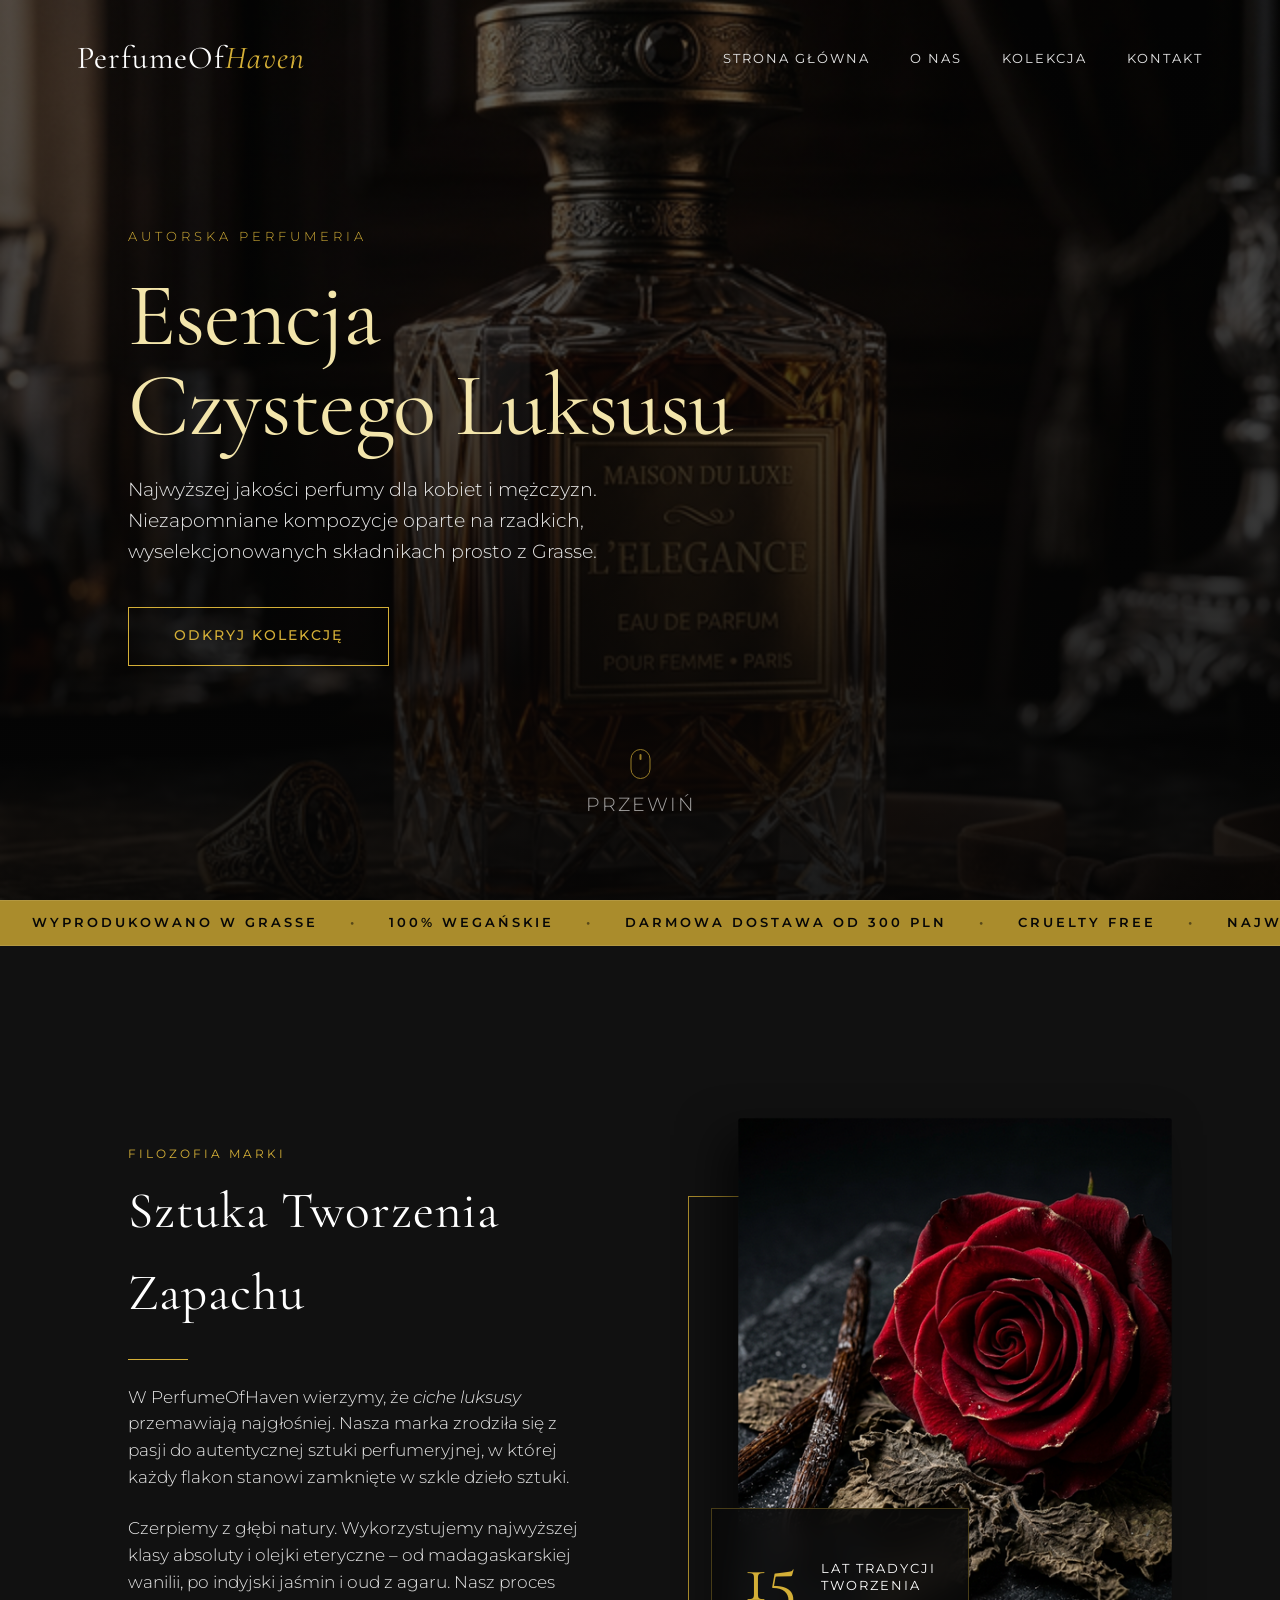
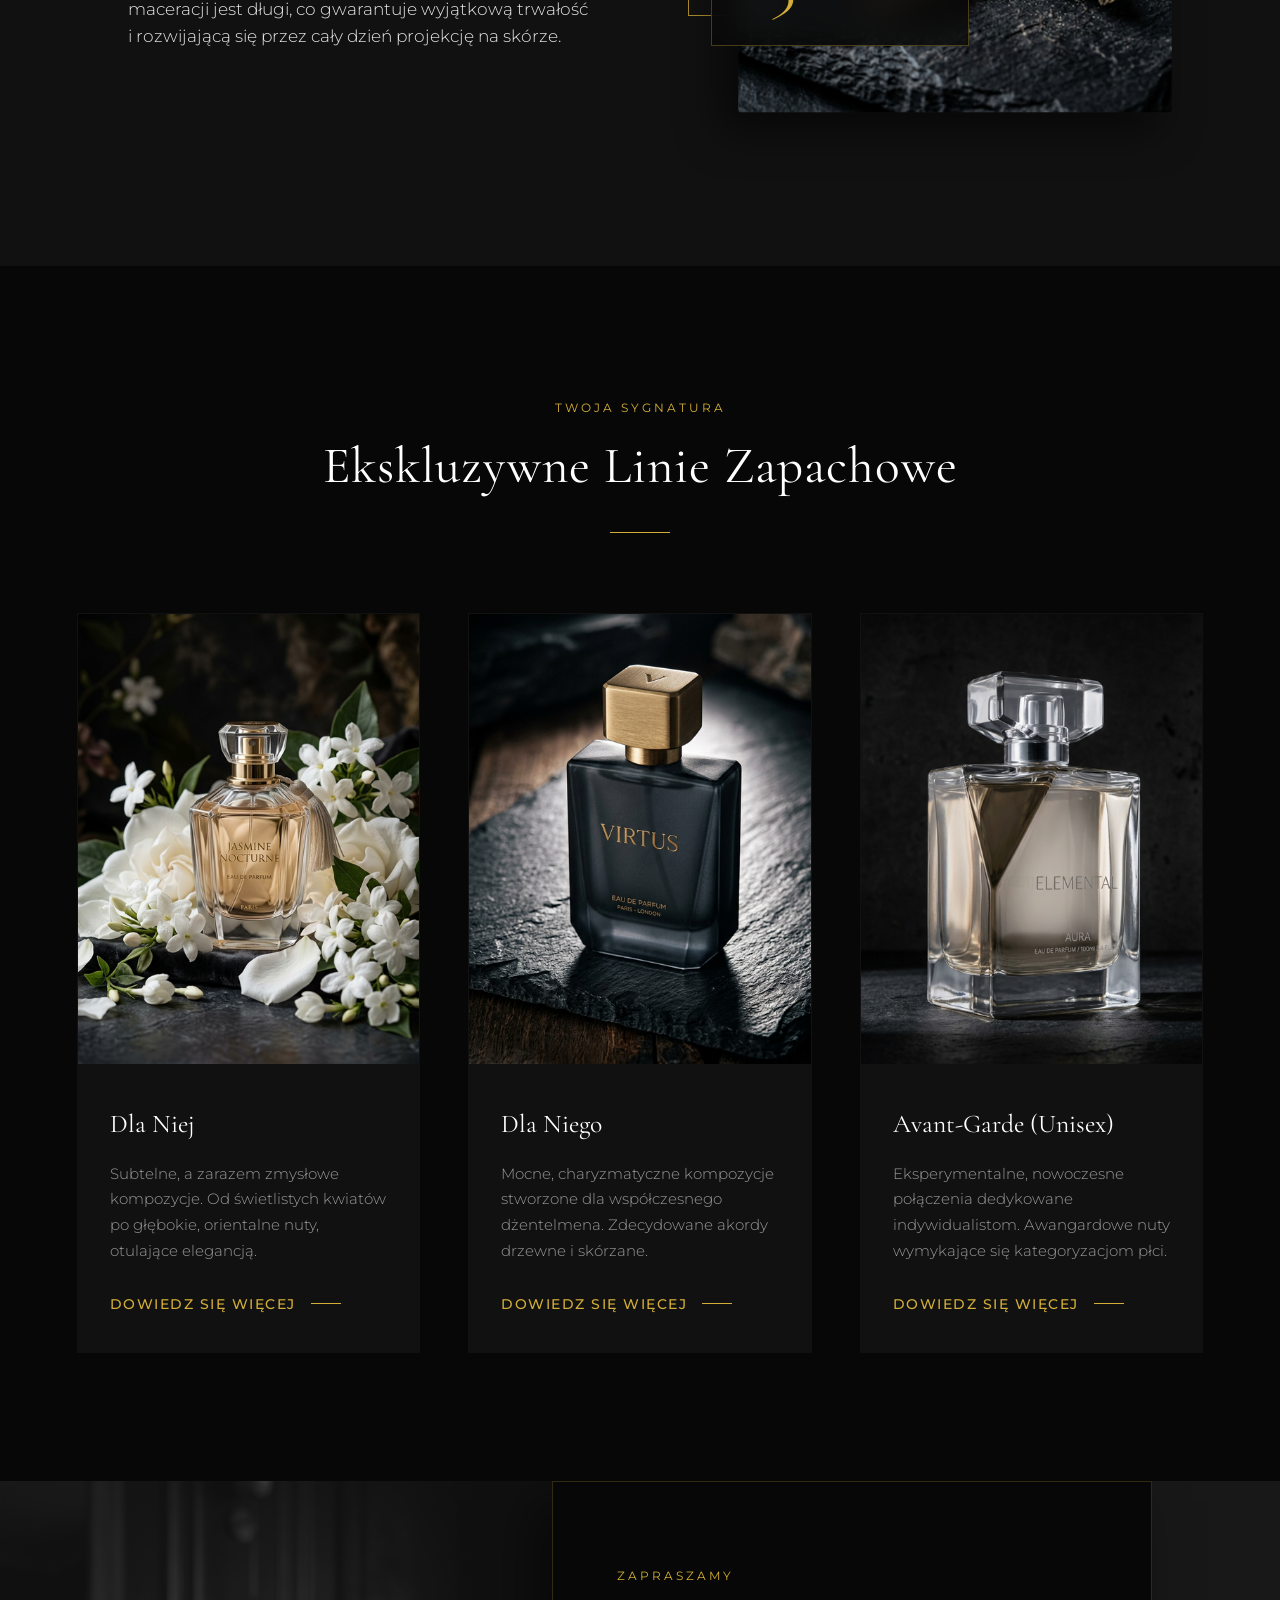
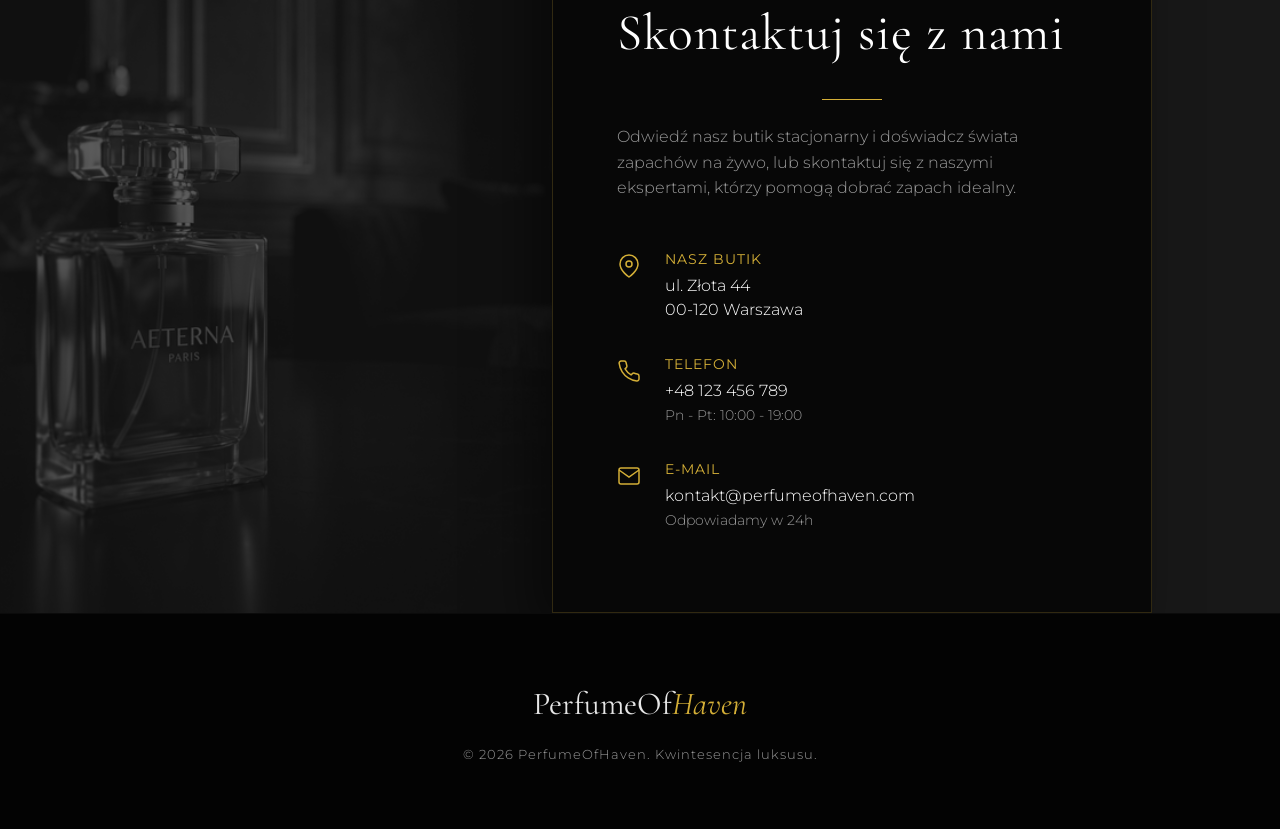
<file: PerfumeOfHaven/index.html>
<!DOCTYPE html>
<html lang="pl">

<head>
    <meta charset="UTF-8">
    <meta name="viewport" content="width=device-width, initial-scale=1.0">
    <meta name="description"
        content="PerfumeOfHaven - Ekskluzywne perfumy męskie i damskie. Odkryj swój unikalny zapach w naszej luksusowej kolekcji.">
    <title>PerfumeOfHaven | Luksusowe Perfumy</title>
    <link rel="icon" type="image/png" href="assets/favicon.png">
    <link rel="stylesheet" href="style.css?v=3">
    <link rel="preconnect" href="https://fonts.googleapis.com">
    <link rel="preconnect" href="https://fonts.gstatic.com" crossorigin>
    <link
        href="https://fonts.googleapis.com/css2?family=Cormorant+Garamond:ital,wght@0,400;0,600;1,400&family=Montserrat:wght@200;300;400;500;600&display=swap"
        rel="stylesheet">
</head>

<body>
    <nav class="navbar" id="navbar">
        <div class="logo">PerfumeOf<span>Haven</span></div>
        <ul class="nav-links">
            <li><a href="#home">Strona Główna</a></li>
            <li><a href="#about">O nas</a></li>
            <li><a href="#collection">Kolekcja</a></li>
            <li><a href="#contact">Kontakt</a></li>
        </ul>
        <div class="hamburger">
            <div class="line"></div>
            <div class="line"></div>
            <div class="line"></div>
        </div>
    </nav>

    <header id="home" class="hero"
        style="background-image: linear-gradient(rgba(5, 5, 5, 0.6), rgba(5, 5, 5, 0.9)), url('assets/images/perfume_hero_bg.png');">
        <div class="hero-content reveal">
            <p class="subtitle">AUTORSKA PERFUMERIA</p>
            <h1>Esencja <br>Czystego Luksusu</h1>
            <p>Najwyższej jakości perfumy dla kobiet i mężczyzn. Niezapomniane kompozycje oparte na rzadkich,
                wyselekcjonowanych składnikach prosto z Grasse.</p>
            <a href="#collection" class="btn btn-primary">Odkryj Kolekcję</a>
        </div>
        <div class="scroll-indicator">
            <div class="mouse"></div>
            <p>Przewiń</p>
        </div>
    </header>

    <div class="marquee-container">
        <div class="marquee-content">
            <span>Wyprodukowano w Grasse</span><span class="dot">•</span>
            <span>100% Wegańskie</span><span class="dot">•</span>
            <span>Darmowa dostawa od 300 PLN</span><span class="dot">•</span>
            <span>Cruelty Free</span><span class="dot">•</span>
            <span>Najwyższe stężenie zapachu</span><span class="dot">•</span>
            <span>Wyprodukowano w Grasse</span><span class="dot">•</span>
            <span>100% Wegańskie</span><span class="dot">•</span>
            <span>Darmowa dostawa od 300 PLN</span><span class="dot">•</span>
            <span>Cruelty Free</span><span class="dot">•</span>
            <span>Najwyższe stężenie zapachu</span><span class="dot">•</span>
        </div>
    </div>

    <section id="about" class="about">
        <div class="about-container">
            <div class="about-text reveal-left">
                <span class="section-label">Filozofia Marki</span>
                <h2>Sztuka Tworzenia Zapachu</h2>
                <div class="decorative-line"></div>
                <p>W PerfumeOfHaven wierzymy, że <em>ciche luksusy</em> przemawiają najgłośniej. Nasza marka zrodziła
                    się z pasji do autentycznej sztuki perfumeryjnej, w której każdy flakon stanowi zamknięte w szkle
                    dzieło sztuki.</p>
                <p>Czerpiemy z głębi natury. Wykorzystujemy najwyższej klasy absoluty i olejki eteryczne – od
                    madagaskarskiej wanilii, po indyjski jaśmin i oud z agaru. Nasz proces maceracji jest długi, co
                    gwarantuje wyjątkową trwałość i rozwijającą się przez cały dzień projekcję na skórze.</p>
            </div>
            <div class="about-image-wrapper reveal-right">
                <div class="about-image parallax-bg" style="background-image: url('assets/images/ingredients.png');">
                </div>

                <div class="about-experience-badge">
                    <span class="years">15</span>
                    <span class="text">Lat Tradycji<br>Tworzenia</span>
                </div>

                <div class="about-accent-frame"></div>
            </div>
        </div>
    </section>

    <section id="collection" class="collection">
        <div class="collection-header reveal">
            <span class="section-label">Twoja Sygnatura</span>
            <h2 class="section-title">Ekskluzywne Linie Zapachowe</h2>
            <div class="decorative-line mx-auto"></div>
        </div>
        <div class="collection-grid">
            <!-- Card 1 -->
            <div class="card reveal delay-1">
                <div class="card-img-wrapper">
                    <img src="assets/images/womens.png" alt="Perfumy damskie" class="card-img">
                </div>
                <div class="card-content">
                    <h3>Dla Niej</h3>
                    <p>Subtelne, a zarazem zmysłowe kompozycje. Od świetlistych kwiatów po głębokie, orientalne nuty,
                        otulające elegancją.</p>
                    <button class="link-btn open-modal-btn" data-modal="modal-womens">Dowiedz się więcej</button>
                </div>
            </div>
            <!-- Card 2 -->
            <div class="card reveal delay-2">
                <div class="card-img-wrapper">
                    <img src="assets/images/mens.png" alt="Perfumy męskie" class="card-img">
                </div>
                <div class="card-content">
                    <h3>Dla Niego</h3>
                    <p>Mocne, charyzmatyczne kompozycje stworzone dla współczesnego dżentelmena. Zdecydowane akordy
                        drzewne i skórzane.</p>
                    <button class="link-btn open-modal-btn" data-modal="modal-mens">Dowiedz się więcej</button>
                </div>
            </div>
            <!-- Card 3 -->
            <div class="card reveal delay-3">
                <div class="card-img-wrapper">
                    <img src="assets/images/unisex.png" alt="Perfumy unisex" class="card-img">
                </div>
                <div class="card-content">
                    <h3>Avant-Garde (Unisex)</h3>
                    <p>Eksperymentalne, nowoczesne połączenia dedykowane indywidualistom. Awangardowe nuty wymykające
                        się kategoryzacjom płci.</p>
                    <button class="link-btn open-modal-btn" data-modal="modal-unisex">Dowiedz się więcej</button>
                </div>
            </div>
        </div>
    </section>

    <section id="contact" class="contact">
        <div class="contact-wrapper">
            <div class="contact-box reveal">
                <span class="section-label">Zapraszamy</span>
                <h2>Skontaktuj się z nami</h2>
                <div class="decorative-line mx-auto"></div>
                <p class="contact-desc">Odwiedź nasz butik stacjonarny i doświadcz świata zapachów na żywo, lub
                    skontaktuj się z naszymi ekspertami, którzy pomogą dobrać zapach idealny.</p>

                <div class="contact-details">
                    <div class="detail-item">
                        <div class="detail-icon">
                            <svg width="24" height="24" viewBox="0 0 24 24" fill="none" stroke="currentColor"
                                stroke-width="1.5">
                                <path d="M21 10c0 7-9 13-9 13s-9-6-9-13a9 9 0 0 1 18 0z"></path>
                                <circle cx="12" cy="10" r="3"></circle>
                            </svg>
                        </div>
                        <div>
                            <h4>Nasz Butik</h4>
                            <p>ul. Złota 44<br>00-120 Warszawa</p>
                        </div>
                    </div>
                    <div class="detail-item">
                        <div class="detail-icon">
                            <svg width="24" height="24" viewBox="0 0 24 24" fill="none" stroke="currentColor"
                                stroke-width="1.5">
                                <path
                                    d="M22 16.92v3a2 2 0 0 1-2.18 2 19.79 19.79 0 0 1-8.63-3.07 19.5 19.5 0 0 1-6-6 19.79 19.79 0 0 1-3.07-8.67A2 2 0 0 1 4.11 2h3a2 2 0 0 1 2 1.72 12.84 12.84 0 0 0 .7 2.81 2 2 0 0 1-.45 2.11L8.09 9.91a16 16 0 0 0 6 6l1.27-1.27a2 2 0 0 1 2.11-.45 12.84 12.84 0 0 0 2.81.7A2 2 0 0 1 22 16.92z">
                                </path>
                            </svg>
                        </div>
                        <div>
                            <h4>Telefon</h4>
                            <p>+48 123 456 789<br><span class="muted">Pn - Pt: 10:00 - 19:00</span></p>
                        </div>
                    </div>
                    <div class="detail-item">
                        <div class="detail-icon">
                            <svg width="24" height="24" viewBox="0 0 24 24" fill="none" stroke="currentColor"
                                stroke-width="1.5">
                                <path d="M4 4h16c1.1 0 2 .9 2 2v12c0 1.1-.9 2-2 2H4c-1.1 0-2-.9-2-2V6c0-1.1.9-2 2-2z">
                                </path>
                                <polyline points="22,6 12,13 2,6"></polyline>
                            </svg>
                        </div>
                        <div>
                            <h4>E-mail</h4>
                            <p>kontakt@perfumeofhaven.com<br><span class="muted">Odpowiadamy w 24h</span></p>
                        </div>
                    </div>
                </div>
            </div>
        </div>
    </section>

    <footer>
        <div class="footer-content">
            <div class="footer-logo">PerfumeOf<span>Haven</span></div>
            <p>&copy; <span id="year"></span> PerfumeOfHaven. Kwintesencja luksusu.</p>
        </div>
    </footer>

    <!-- Modals -->
    <div class="modal-overlay" id="modal-womens">
        <div class="modal-content">
            <button class="close-btn">&times;</button>
            <div class="modal-grid">
                <div class="modal-image-col">
                    <img src="assets/images/womens.png" alt="Kolekcja dla Niej">
                </div>
                <div class="modal-text-col">
                    <span class="section-label">Dla Niej</span>
                    <h2>Kolekcja "Lumière Noire"</h2>
                    <div class="decorative-line"></div>
                    <p class="modal-desc">Zmysłowa opowieść utkana z białych kwiatów i orientalnych żywic. Zapach
                        otwiera się wibrującą świeżością, by po chwili otulić skórę ciepłym, jedwabistym szalem bazy.
                    </p>

                    <div class="fragrance-notes">
                        <h4>Piramida Zapachowa</h4>
                        <ul>
                            <li><strong>Nuty głowy:</strong> Kalabryjska bergamotka, różowy pieprz, neroli</li>
                            <li><strong>Nuty serca:</strong> Jaśmin wielkolistny, róża damasceńska, ylang-ylang</li>
                            <li><strong>Nuty bazy:</strong> Wanilia z Madagaskaru, białe piżmo, drzewo sandałowe</li>
                        </ul>
                    </div>

                    <div class="modal-action" style="justify-content: center;">
                        <button class="btn btn-primary btn-sm" onclick="location.href='#contact'">Skontaktuj
                            się</button>
                    </div>
                </div>
            </div>
        </div>
    </div>

    <div class="modal-overlay" id="modal-mens">
        <div class="modal-content">
            <button class="close-btn">&times;</button>
            <div class="modal-grid">
                <div class="modal-image-col">
                    <img src="assets/images/mens.png" alt="Kolekcja dla Niego">
                </div>
                <div class="modal-text-col">
                    <span class="section-label">Dla Niego</span>
                    <h2>Kolekcja "Onyx Reserve"</h2>
                    <div class="decorative-line"></div>
                    <p class="modal-desc">Charyzmatyczna, głęboka kompozycja dedykowana nowoczesnemu dżentelmenowi.
                        Wędzone drewno spotyka się z dymną skórą, tworząc aurę niesamowitego magnetyzmu i pewności
                        siebie.</p>

                    <div class="fragrance-notes">
                        <h4>Piramida Zapachowa</h4>
                        <ul>
                            <li><strong>Nuty głowy:</strong> Gwatemalski kardamon, czarny pieprz, gorzka cytryna</li>
                            <li><strong>Nuty serca:</strong> Toskański irys, wędzony wetiwer, liście tytoniu</li>
                            <li><strong>Nuty bazy:</strong> Skóra, oud (agar), fasolka tonka, bursztyn</li>
                        </ul>
                    </div>

                    <div class="modal-action" style="justify-content: center;">
                        <button class="btn btn-primary btn-sm" onclick="location.href='#contact'">Skontaktuj
                            się</button>
                    </div>
                </div>
            </div>
        </div>
    </div>

    <div class="modal-overlay" id="modal-unisex">
        <div class="modal-content">
            <button class="close-btn">&times;</button>
            <div class="modal-grid">
                <div class="modal-image-col">
                    <img src="assets/images/unisex.png" alt="Kolekcja Unisex">
                </div>
                <div class="modal-text-col">
                    <span class="section-label">Avant-Garde</span>
                    <h2>Kolekcja "Molecule Zero"</h2>
                    <div class="decorative-line"></div>
                    <p class="modal-desc">Nowoczesny minimalizm. Surowe, krystaliczne nuty mineralne, które łączą się z
                        zapachem Twojej własnej skóry, stwarzając całkowicie unikalny, intymny aromat niemożliwy do
                        podrobienia.</p>

                    <div class="fragrance-notes">
                        <h4>Piramida Zapachowa</h4>
                        <ul>
                            <li><strong>Akord startowy:</strong> Nuty ozonowe, jałowiec, bergamotka</li>
                            <li><strong>Rdzeń kompozycji:</strong> Izocyjanian, sól morska, szałwia muszkatołowa</li>
                            <li><strong>Nuty drewna:</strong> Ambroksan, suche drewno cedrowe, piżmo ambrette</li>
                        </ul>
                    </div>

                    <div class="modal-action" style="justify-content: center;">
                        <button class="btn btn-primary btn-sm" onclick="location.href='#contact'">Skontaktuj
                            się</button>
                    </div>
                </div>
            </div>
        </div>
    </div>

    <script src="script.js"></script>
</body>

</html>
</file>
<file: style.css>
:root {
    /* Premium Deep Dark Theme Colors */
    --bg-darker: #050505;
    /* Pure deep background */
    --bg-main: #09090b;
    /* Zinc 950 */
    --bg-surface: #121214;
    --bg-surface-elevated: #18181b;

    /* Elegant Accents (Cyan/Emerald Mix) */
    --accent-main: #06b6d4;
    /* Vibrant Cyan */
    --accent-alt: #10b981;
    /* Emerald */
    --accent-glow: rgba(6, 182, 212, 0.4);

    --text-pure: #ffffff;
    --text-primary: #ededed;
    --text-secondary: #a1a1aa;
    /* Zinc 400 */
    --text-muted: #71717a;

    --border-light: rgba(255, 255, 255, 0.06);
    --border-hover: rgba(255, 255, 255, 0.12);

    /* Typography */
    --font-ui: 'Outfit', system-ui, sans-serif;
    --font-code: 'Fira Code', monospace;

    /* Layout */
    --max-width: 1200px;
}

* {
    margin: 0;
    padding: 0;
    box-sizing: border-box;
    cursor: none;
    /* Hide default cursor to use custom */
}

html {
    scroll-behavior: smooth;
    scroll-padding-top: 100px;
    overflow-x: hidden;
    width: 100%;
    max-width: 100%;
}

body {
    font-family: var(--font-ui);
    background-color: var(--bg-main);
    color: var(--text-secondary);
    line-height: 1.6;
    overflow-x: hidden;
    position: relative;
    -webkit-font-smoothing: antialiased;
    width: 100%;
    max-width: 100%;
}

/* ==================================================
   Custom Scrollbar
================================================== */
::-webkit-scrollbar {
    width: 8px;
}

::-webkit-scrollbar-track {
    background: var(--bg-main);
}

::-webkit-scrollbar-thumb {
    background: var(--border-hover);
    border-radius: 4px;
}

::-webkit-scrollbar-thumb:hover {
    background: var(--accent-main);
}

::selection {
    background: var(--accent-glow);
    color: var(--text-pure);
}

/* ==================================================
   Custom Additions: Cursor & Background
================================================== */
#custom-cursor {
    position: fixed;
    top: 0;
    left: 0;
    width: 10px;
    height: 10px;
    background: var(--accent-main);
    border-radius: 50%;
    transform: translate(-50%, -50%);
    pointer-events: none;
    z-index: 9999;
    transition: width 0.2s, height 0.2s, background-color 0.2s;
}

#custom-cursor.link-hover {
    width: 30px;
    height: 30px;
    background: transparent;
    border: 2px solid var(--accent-main);
}

#cursor-glow {
    position: fixed;
    top: 0;
    left: 0;
    width: 400px;
    height: 400px;
    background: radial-gradient(circle closest-side, rgba(6, 182, 212, 0.1), transparent);
    transform: translate(-50%, -50%);
    pointer-events: none;
    z-index: 1;
    /* Sits behind content */
}

#scroll-progress {
    position: fixed;
    top: 0;
    left: 0;
    width: 0%;
    height: 4px;
    background: linear-gradient(90deg, var(--accent-main), var(--accent-alt));
    z-index: 10000;
    transition: width 0.1s;
    box-shadow: 0 0 10px var(--accent-main);
}

.bg-grid {
    position: fixed;
    top: 0;
    left: 0;
    right: 0;
    bottom: 0;
    background-size: 50px 50px;
    background-image:
        linear-gradient(to right, rgba(255, 255, 255, 0.02) 1px, transparent 1px),
        linear-gradient(to bottom, rgba(255, 255, 255, 0.02) 1px, transparent 1px);
    z-index: -2;
    mask-image: linear-gradient(to bottom, transparent, black 10%, black 90%, transparent);
    -webkit-mask-image: linear-gradient(to bottom, transparent, black 10%, black 90%, transparent);
}

.ambient-light {
    position: absolute;
    border-radius: 50%;
    filter: blur(120px);
    z-index: -1;
    opacity: 0.3;
}

.light-1 {
    width: 400px;
    height: 400px;
    background: var(--accent-main);
    top: 10%;
    right: -100px;
}

.light-2 {
    width: 500px;
    height: 500px;
    background: var(--accent-alt);
    top: 50%;
    left: -200px;
    opacity: 0.15;
}

#particles-container {
    position: absolute;
    top: 0;
    left: 0;
    width: 100%;
    height: 100vh;
    overflow: hidden;
    pointer-events: none;
    z-index: 0;
}

.code-symbol {
    position: absolute;
    color: rgba(255, 255, 255, 0.12);
    /* Increased from 0.04 for better visibility */
    font-family: var(--font-code);
    font-size: 1.1rem;
    font-weight: 500;
    animation: floatUp linear infinite;
}

@keyframes floatUp {
    0% {
        transform: translateY(110vh) rotate(0deg);
        opacity: 0;
    }

    10% {
        opacity: 1;
    }

    90% {
        opacity: 1;
    }

    100% {
        transform: translateY(-10vh) rotate(360deg);
        opacity: 0;
    }
}

/* ==================================================
   Typography & Utils
================================================== */
h1,
h2,
h3,
h4 {
    font-weight: 700;
    line-height: 1.2;
    color: var(--text-pure);
}

a {
    text-decoration: none;
    color: var(--text-primary);
    transition: color 0.3s ease;
}

.text-accent {
    color: var(--accent-main) !important;
}

.accent-gradient {
    background: linear-gradient(90deg, var(--accent-main), var(--accent-alt));
    -webkit-background-clip: text;
    background-clip: text;
    color: transparent;
}

.container {
    max-width: var(--max-width);
    margin: 0 auto;
    padding: 0 5%;
}

.section-padding {
    padding: 8rem 0;
}

.text-center {
    text-align: center;
    margin-bottom: 4rem;
}

.text-start {
    text-align: left;
}

.mb-1 {
    margin-bottom: 0.5rem;
}

.mb-2 {
    margin-bottom: 1.5rem;
}

.mb-3 {
    margin-bottom: 2.5rem;
}

.mt-auto {
    margin-top: auto;
}

.pb-0 {
    padding-bottom: 0;
}

.section-badge {
    display: inline-block;
    padding: 0.4rem 1rem;
    background: rgba(255, 255, 255, 0.05);
    border: 1px solid var(--border-light);
    border-radius: 30px;
    font-size: 0.85rem;
    font-weight: 500;
    color: var(--accent-main);
    letter-spacing: 1px;
    text-transform: uppercase;
    margin-bottom: 1rem;
}

.section-title {
    font-size: 3rem;
}

/* ==================================================
   Glass UI & Buttons
================================================== */
.glass-panel {
    background: rgba(18, 18, 20, 0.6);
    backdrop-filter: blur(16px);
    -webkit-backdrop-filter: blur(16px);
    border: 1px solid var(--border-light);
    border-radius: 20px;
}

.hover-glow {
    transition: all 0.4s cubic-bezier(0.175, 0.885, 0.32, 1.275);
}

.hover-glow:hover {
    transform: translateY(-8px);
    border-color: var(--border-hover);
    box-shadow: 0 20px 40px rgba(0, 0, 0, 0.4), inset 0 1px 0 rgba(255, 255, 255, 0.1);
    background: rgba(24, 24, 27, 0.8);
}

.btn-primary,
.btn-secondary,
.btn-submit,
.btn-nav {
    display: inline-flex;
    align-items: center;
    justify-content: center;
    gap: 0.5rem;
    padding: 0.8rem 1.8rem;
    border-radius: 12px;
    font-weight: 500;
    font-size: 1rem;
    transition: all 0.3s ease;
    border: none;
    cursor: none;
    /* override default to use our custom cursor */
}

.btn-primary {
    background: var(--text-pure);
    color: var(--bg-darker);
}

.btn-primary:hover {
    transform: scale(1.05);
    box-shadow: 0 0 20px rgba(255, 255, 255, 0.2);
}

.btn-secondary {
    background: transparent;
    color: var(--text-primary);
    border: 1px solid var(--border-light);
}

.btn-secondary:hover {
    background: rgba(255, 255, 255, 0.05);
    border-color: var(--text-primary);
}

/* ==================================================
   Navigation
================================================== */
.navbar {
    position: fixed;
    top: 0;
    left: 0;
    width: 100%;
    height: 90px;
    z-index: 100;
    transition: all 0.4s ease;
}

.navbar.scrolled {
    height: 70px;
    background: rgba(5, 5, 5, 0.85);
    backdrop-filter: blur(20px);
    -webkit-backdrop-filter: blur(20px);
    border-bottom: 1px solid var(--border-light);
}

.nav-content {
    display: flex;
    justify-content: space-between;
    align-items: center;
    height: 100%;
}

.logo {
    font-family: var(--font-ui);
    font-size: 1.6rem;
    font-weight: 800;
    color: var(--text-pure);
    letter-spacing: -0.5px;
}

.logo .bracket {
    color: var(--accent-main);
}

.nav-links {
    display: flex;
    list-style: none;
    gap: 2.5rem;
    align-items: center;
}

.nav-links a:not(.btn-nav) {
    font-size: 0.95rem;
    color: var(--text-secondary);
}

.nav-links a:not(.btn-nav):hover,
.nav-links a:not(.btn-nav).active {
    color: var(--text-pure);
}

.btn-nav {
    padding: 0.6rem 1.4rem;
    border: 1px solid var(--border-light);
    border-radius: 8px;
    background: rgba(255, 255, 255, 0.02);
}

.btn-nav:hover {
    background: var(--text-pure);
    color: var(--bg-main);
    border-color: var(--text-pure);
}

.mobile-menu-btn {
    display: none;
    font-size: 1.5rem;
    color: var(--text-primary);
}

/* ==================================================
   Hero Section
================================================== */
.hero {
    min-height: 100vh;
    display: flex;
    align-items: center;
    padding-top: 90px;
}

.hero-content {
    display: flex;
    align-items: center;
    justify-content: center;
    gap: 3rem;
    width: 100%;
    max-width: 1050px;
    margin: 0 auto;
    z-index: 10;
}

.hero-text {
    flex: 1.2;
}

.availability-badge {
    display: flex;
    width: fit-content;
    align-items: center;
    gap: 8px;
    padding: 6px 14px;
    background: rgba(16, 185, 129, 0.1);
    border: 1px solid rgba(16, 185, 129, 0.2);
    border-radius: 20px;
    font-size: 0.85rem;
    color: var(--accent-alt);
    margin-bottom: 1.5rem;
}

.pulse-dot {
    width: 8px;
    height: 8px;
    background: var(--accent-alt);
    border-radius: 50%;
    box-shadow: 0 0 10px var(--accent-alt);
    animation: pulse-dot 2s infinite;
}

@keyframes pulse-dot {
    0% {
        box-shadow: 0 0 0 0 rgba(16, 185, 129, 0.7);
    }

    70% {
        box-shadow: 0 0 0 10px rgba(16, 185, 129, 0);
    }

    100% {
        box-shadow: 0 0 0 0 rgba(16, 185, 129, 0);
    }
}

.name {
    font-size: 4.5rem;
    letter-spacing: -2px;
    margin-bottom: 0px;
    line-height: 1.1;
    position: relative;
    display: inline-block;
}


.typing-container {
    font-size: 2.2rem;
    font-weight: 500;
    margin-bottom: 1.5rem;
    height: 3rem;
    color: var(--text-secondary);
}

.cursor {
    animation: blink 1s step-end infinite;
    color: var(--accent-main);
}

@keyframes blink {
    50% {
        opacity: 0;
    }
}

.bio-short {
    font-size: 1.15rem;
    max-width: 90%;
    margin-bottom: 2.5rem;
    color: var(--text-secondary);
}

.hero-stats {
    display: flex;
    align-items: center;
    gap: 2rem;
    margin-top: 3rem;
}

.stat-divider {
    width: 1px;
    height: 40px;
    background: var(--border-light);
}

.stat-small {
    display: flex;
    flex-direction: column;
}

.stat-small .num {
    font-family: var(--font-code);
    font-size: 1.1rem;
    color: var(--text-pure);
    font-weight: 700;
}

.stat-small .lbl {
    font-size: 0.85rem;
    color: var(--text-muted);
}

.hero-visual {
    flex: 0.8;
    position: relative;
    height: 500px;
    display: flex;
    justify-content: center;
    align-items: center;
}

/* Profile Photo Rotation Animation */
.profile-frame {
    position: relative;
    width: 380px;
    height: 480px;
    border-radius: 30px;
    padding: 3px;
    background: linear-gradient(135deg, rgba(255, 255, 255, 0.1), rgba(255, 255, 255, 0));
}

.rotating-border {
    position: absolute;
    top: 0;
    left: 0;
    width: 100%;
    height: 100%;
    border-radius: 30px;
    background: conic-gradient(from 0deg, transparent, transparent, var(--accent-main), var(--accent-alt), transparent 40%);
    animation: rotate 4s linear infinite;
    z-index: 0;
    opacity: 0.5;
}

@keyframes rotate {
    100% {
        transform: rotate(360deg);
    }
}

.profile-inner {
    position: relative;
    width: 100%;
    height: 100%;
    background: var(--bg-surface);
    border-radius: 28px;
    overflow: hidden;
    z-index: 1;
}

.profile-img {
    width: 100%;
    height: 100%;
    object-fit: cover;
    object-position: center 20%;
    transform: scaleX(-1);
}

/* Floating Widgets near photo */
.float-widget {
    position: absolute;
    padding: 1rem;
    display: flex;
    align-items: center;
    gap: 1rem;
    border-radius: 16px;
    z-index: 10;
    animation: float 6s ease-in-out infinite;
    box-shadow: 0 10px 30px rgba(0, 0, 0, 0.5);
}

.widget-left {
    bottom: 20%;
    left: -40px;
    animation-delay: 1s;
}

.widget-right {
    top: 20%;
    right: -30px;
}

.float-widget i {
    font-size: 1.8rem;
    background: rgba(255, 255, 255, 0.05);
    padding: 0.8rem;
    border-radius: 12px;
}

.widget-details {
    display: flex;
    flex-direction: column;
}

.w-title {
    font-weight: 600;
    font-size: 0.95rem;
    color: var(--text-pure);
}

.w-sub {
    font-size: 0.8rem;
    color: var(--text-muted);
}

@keyframes float {
    0% {
        transform: translateY(0px);
    }

    50% {
        transform: translateY(-15px);
    }

    100% {
        transform: translateY(0px);
    }
}

/* ==================================================
   Marquee Slider
================================================== */
.tech-marquee-wrapper {
    padding: 2rem 0;
    border-top: 1px solid var(--border-light);
    border-bottom: 1px solid var(--border-light);
    background: rgba(18, 18, 20, 0.4);
    overflow: hidden;
}

.tech-marquee {
    width: 100%;
    white-space: nowrap;
}

.marquee-content {
    display: inline-block;
    animation: scroll 30s linear infinite;
    font-family: var(--font-code);
    font-size: 1.2rem;
    color: var(--text-secondary);
}

@keyframes scroll {
    0% {
        transform: translateX(0);
    }

    100% {
        transform: translateX(-50%);
    }

    /* Scrolls half because content is duplicated */
}

.marquee-content span {
    margin: 0 1.5rem;
    transition: color 0.3s;
}

.marquee-content span:hover {
    color: var(--accent-main);
}

.marquee-content .separator {
    font-size: 0.6rem;
    color: var(--border-light);
    vertical-align: middle;
}

/* ==================================================
   About / Expertise
================================================== */
.about-grid {
    display: grid;
    grid-template-columns: 1fr 1fr;
    gap: 3rem;
    margin-top: 3rem;
}

.about-text {
    padding: 3rem;
    position: relative;
}

.quote-icon {
    font-size: 3rem;
    color: var(--border-hover);
    position: absolute;
    top: 2rem;
    right: 2rem;
}

.lead-text {
    font-size: 1.4rem;
    color: var(--text-pure);
    font-weight: 500;
    line-height: 1.4;
    margin-bottom: 2rem;
}

.expertise-container {
    display: flex;
    flex-direction: column;
    gap: 1.5rem;
}

.expertise-item {
    display: flex;
    align-items: flex-start;
    gap: 1.5rem;
    padding: 2rem;
    transition: transform 0.3s ease;
}

.icon-box {
    min-width: 50px;
    height: 50px;
    background: rgba(255, 255, 255, 0.03);
    border: 1px solid var(--border-light);
    border-radius: 12px;
    display: flex;
    align-items: center;
    justify-content: center;
    font-size: 1.4rem;
    color: var(--text-pure);
}

.expertise-item h3 {
    margin-bottom: 0.5rem;
    font-size: 1.2rem;
}

.expertise-item p {
    margin: 0;
    font-size: 0.95rem;
}

/* ==================================================
   Services / Bento Grid
================================================== */
.bento-grid {
    display: grid;
    grid-template-columns: repeat(3, 1fr);
    grid-template-rows: auto auto;
    gap: 1.5rem;
}

.bento-box {
    padding: 2.5rem;
    display: flex;
    flex-direction: column;
}

.bento-large {
    grid-column: span 2;
    grid-row: span 2;
    position: relative;
    overflow: hidden;
}

.large-icon {
    width: 60px;
    height: 60px;
    font-size: 1.8rem;
    margin-bottom: 1.5rem;
    background: var(--accent-glow);
    color: var(--accent-main);
    border-color: transparent;
}

.bento-box h3 {
    margin-bottom: 1rem;
    font-size: 1.5rem;
}

.tech-tags {
    display: flex;
    flex-wrap: wrap;
    gap: 0.5rem;
    margin-top: 1.5rem;
}

.tech-tags span {
    padding: 0.3rem 0.8rem;
    font-size: 0.8rem;
    font-family: var(--font-code);
    background: rgba(255, 255, 255, 0.05);
    border-radius: 6px;
    color: var(--text-primary);
}

.bento-decoration {
    position: absolute;
    bottom: -20%;
    right: -5%;
    width: 60%;
    height: 80%;
    opacity: 0.5;
    pointer-events: none;
    transform: rotate(-5deg);
}

.mockup-browser {
    width: 100%;
    height: 100%;
    background: rgba(25, 25, 30, 0.8);
    border: 1px solid var(--border-light);
    border-radius: 12px;
    box-shadow: -10px 10px 30px rgba(0, 0, 0, 0.5);
}

.browser-header {
    height: 30px;
    border-bottom: 1px solid var(--border-light);
    display: flex;
    align-items: center;
    gap: 6px;
    padding: 0 15px;
}

.browser-header i {
    width: 10px;
    height: 10px;
    border-radius: 50%;
    background: #3f3f46;
}

.browser-body {
    padding: 20px;
}

.mockbox {
    height: 15px;
    background: rgba(255, 255, 255, 0.05);
    border-radius: 4px;
    margin-bottom: 10px;
}

.mx-w-1 {
    width: 80%;
}

.mx-w-2 {
    width: 50%;
}

/* ==================================================
   Projects Showcase
================================================== */
.projects-showcase {
    display: flex;
    flex-direction: column;
    gap: 3rem;
}

.project-featured {
    display: grid;
    grid-template-columns: 1fr 1fr;
    gap: 0;
    padding: 0;
    overflow: hidden;
    min-height: 400px;
}

.p-featured-image {
    width: 100%;
    height: 100%;
    position: relative;
    overflow: hidden;
}

.p-featured-image img {
    width: 100%;
    height: 100%;
    object-fit: cover;
    transition: transform 0.7s ease;
}

.p-overlay {
    position: absolute;
    top: 0;
    left: 0;
    width: 100%;
    height: 100%;
    background: rgba(9, 9, 11, 0.4);
    display: flex;
    align-items: center;
    justify-content: center;
    opacity: 0;
    transition: opacity 0.3s;
    backdrop-filter: blur(4px);
}

.p-featured-image:hover img {
    transform: scale(1.05);
}

.p-featured-image:hover .p-overlay {
    opacity: 1;
}

.p-btn {
    background: var(--text-pure);
    color: var(--bg-darker);
    padding: 0.8rem 1.5rem;
    border-radius: 30px;
    font-weight: 600;
    transform: translateY(20px);
    transition: all 0.3s;
}

.p-featured-image:hover .p-btn {
    transform: translateY(0);
}

.p-featured-info {
    padding: 4rem;
    display: flex;
    flex-direction: column;
    justify-content: center;
}

.p-category {
    font-family: var(--font-code);
    font-size: 0.85rem;
    color: var(--accent-main);
    margin-bottom: 1rem;
}

.p-featured-info h3 {
    font-size: 2rem;
    margin-bottom: 1.5rem;
}

.p-featured-info p {
    font-size: 1.1rem;
    margin-bottom: 2rem;
}

.p-action-wrapper {
    display: flex;
    justify-content: flex-start;
}

@media (max-width: 1024px) {
    .p-action-wrapper {
        justify-content: center;
    }
}

.project-grid-2 {
    display: grid;
    grid-template-columns: 1fr 1fr;
    gap: 1.5rem;
}

.project-standard {
    padding: 2.5rem;
    display: flex;
    flex-direction: column;
}

.p-header {
    display: flex;
    justify-content: space-between;
    align-items: center;
    margin-bottom: 2rem;
}

.folder-icon {
    font-size: 2.5rem;
    color: var(--accent-alt);
}

.p-links a {
    font-size: 1.5rem;
    color: var(--text-secondary);
    margin-left: 1rem;
}

.p-links a:hover {
    color: var(--text-pure);
}

.project-standard h3 {
    margin-bottom: 1rem;
}

/* ==================================================
   Contact
================================================== */
.contact-card {
    display: flex;
    flex-direction: column;
    padding: 0;
    overflow: hidden;
    text-align: center;
    max-width: 800px;
    margin: 0 auto;
}

.c-info {
    padding: 4rem;
    background: rgba(0, 0, 0, 0.2);
    display: flex;
    flex-direction: column;
    align-items: center;
}

.c-methods {
    list-style: none;
    margin-top: 3rem;
    display: flex;
    flex-direction: column;
    gap: 2.5rem;
    align-items: center;
}

.c-methods li {
    display: flex;
    flex-direction: column;
    align-items: center;
    text-align: center;
    gap: 1rem;
}

.c-icon {
    width: 50px;
    height: 50px;
    background: rgba(255, 255, 255, 0.05);
    border-radius: 50%;
    display: flex;
    align-items: center;
    justify-content: center;
    font-size: 1.2rem;
    border: 1px solid var(--border-light);
}

.c-text {
    display: flex;
    flex-direction: column;
}

.c-label {
    font-size: 0.85rem;
    color: var(--text-muted);
}

.c-text a {
    font-size: 1.1rem;
    color: var(--text-pure);
    font-weight: 500;
}

.c-form-wrapper {
    padding: 4rem;
}

.custom-form .input-container {
    position: relative;
    margin-bottom: 2.5rem;
}

.custom-form input,
.custom-form textarea {
    width: 100%;
    background: transparent;
    border: none;
    border-bottom: 1px solid var(--border-light);
    padding: 1rem 0;
    color: var(--text-pure);
    font-family: var(--font-ui);
    font-size: 1rem;
    outline: none;
    resize: none;
}

.custom-form label {
    position: absolute;
    top: 1rem;
    left: 0;
    color: var(--text-muted);
    transition: 0.3s ease all;
    pointer-events: none;
}

.input-highlight {
    position: absolute;
    bottom: 0;
    left: 0;
    height: 1px;
    width: 0;
    background: var(--accent-main);
    transition: 0.4s ease all;
}

.custom-form input:focus~label,
.custom-form input:not(:placeholder-shown)~label,
.custom-form textarea:focus~label,
.custom-form textarea:not(:placeholder-shown)~label {
    top: -10px;
    font-size: 0.8rem;
    color: var(--accent-main);
}

.custom-form input:focus~.input-highlight,
.custom-form textarea:focus~.input-highlight {
    width: 100%;
}

.btn-submit {
    width: 100%;
    padding: 1rem;
    background: rgba(255, 255, 255, 0.05);
    color: var(--text-pure);
    border: 1px solid var(--border-light);
}

.btn-submit:hover {
    background: var(--text-pure);
    color: var(--bg-darker);
}

/* ==================================================
   Footer
================================================== */
.footer {
    border-top: 1px solid var(--border-light);
    padding: 3rem 0;
}

.footer-flex {
    display: flex;
    justify-content: space-between;
    align-items: center;
}

.f-logo {
    font-family: var(--font-ui);
    font-size: 1.2rem;
    font-weight: 800;
    color: var(--text-pure);
}

.f-logo .bracket {
    color: var(--accent-main);
}

.f-copyright {
    font-size: 0.9rem;
    color: var(--text-muted);
}

.f-socials {
    display: flex;
    gap: 1rem;
}

.social-link {
    width: 40px;
    height: 40px;
    border-radius: 50%;
    background: rgba(255, 255, 255, 0.05);
    display: flex;
    align-items: center;
    justify-content: center;
    color: var(--text-secondary);
}

.social-link:hover {
    background: var(--text-pure);
    color: var(--bg-darker);
}


/* ==================================================
   Animations
================================================== */
.reveal-up {
    opacity: 0;
    transform: translateY(40px);
    transition: all 0.8s cubic-bezier(0.5, 0, 0, 1);
}

.reveal-up.active {
    opacity: 1;
    transform: translate(0);
}

/* ==================================================
   Responsive
================================================== */
@media (max-width: 1024px) {
    .container {
        padding: 0 4%;
    }

    .hero-content {
        flex-direction: column-reverse;
        text-align: center;
        gap: 2rem;
    }

    .hero-stats {
        justify-content: center;
        margin-top: 2rem;
    }

    .hero-visual {
        height: auto;
        margin-bottom: 2rem;
    }

    .profile-frame {
        width: 320px;
        height: 400px;
    }

    .widget-left {
        bottom: 10%;
        left: -10px;
    }

    .widget-right {
        top: 10%;
        right: -10px;
    }

    .about-grid {
        grid-template-columns: 1fr;
        gap: 2rem;
    }

    .bento-grid {
        grid-template-columns: 1fr;
    }

    .bento-large {
        grid-column: auto;
        grid-row: auto;
    }

    .project-featured {
        grid-template-columns: 1fr;
        min-height: auto;
    }

    .p-featured-info {
        padding: 2.5rem;
    }

    .contact-card {
        grid-template-columns: 1fr;
    }

    .c-info {
        border-right: none;
        border-bottom: 1px solid var(--border-light);
        padding: 2.5rem;
    }

    .c-form-wrapper {
        padding: 2.5rem;
    }
}

@media (max-width: 768px) {
    .nav-links {
        display: none;
        position: absolute;
        top: 100%;
        left: 0;
        width: 100%;
        background: var(--bg-surface);
        padding: 2rem 0;
        flex-direction: column;
        border-bottom: 1px solid var(--border-light);
        gap: 1.5rem;
    }

    .nav-links.active {
        display: flex;
    }

    .mobile-menu-btn {
        display: block;
        cursor: pointer;
    }

    .section-padding {
        padding: 6rem 0;
    }

    .hero {
        padding-top: 100px;
        min-height: auto;
        padding-bottom: 4rem;
    }

    .name {
        font-size: 2.8rem;
    }

    .typing-container {
        font-size: 1.3rem;
        height: 2.5rem;
    }

    .bio-short {
        font-size: 1rem;
        max-width: 100%;
    }

    .hero-actions {
        display: flex;
        flex-direction: column;
        gap: 1rem;
        width: 100%;
        max-width: 300px;
        margin: 0 auto;
    }

    .hero-actions a {
        width: 100%;
        text-align: center;
    }

    .availability-badge {
        margin: 0 auto 1.5rem auto;
    }

    .hero-stats {
        flex-direction: column;
        gap: 1.5rem;
    }

    .stat-divider {
        width: 40px;
        height: 1px;
    }

    .profile-frame {
        width: 250px;
        height: 320px;
        margin: 0 auto;
    }

    /* Hide floating widgets on small mobile to avoid layout breaking */
    .widget-left,
    .widget-right {
        display: none;
    }

    .lead-text {
        font-size: 1.2rem;
    }

    .project-grid-2 {
        grid-template-columns: 1fr;
    }

    .footer-flex {
        flex-direction: column;
        gap: 1.5rem;
        text-align: center;
        align-items: center;
    }

    #about {
        text-align: center;
        display: flex;
        flex-direction: column;
        align-items: center;
    }

    #about .about-grid {
        display: grid;
        width: 100%;
    }

    .section-badge {
        display: inline-block;
        margin: 0 auto 1.5rem auto !important;
    }

    .text-start {
        text-align: center;
    }

    #cursor-glow,
    #custom-cursor {
        display: none;
    }

    /* Disable custom cursor on mobile */
    body {
        cursor: auto;
    }

    * {
        cursor: auto;
    }
}

@media (max-width: 480px) {
    .name {
        font-size: 2.2rem;
    }

    .section-title {
        font-size: 1.8rem;
    }

    .typing-container {
        font-size: 1.1rem;
    }

    .p-featured-info {
        padding: 1.5rem;
    }

    .c-info,
    .c-form-wrapper {
        padding: 1.5rem;
    }

    .bento-box {
        padding: 1.5rem;
    }

    .about-text {
        padding: 1.5rem;
    }

    .expertise-item {
        padding: 1.5rem;
        flex-direction: column;
        text-align: center;
        align-items: center;
    }
}

/* --- MOBILE HORIZONTAL OUT OF BOUNDS SWIPE FIX --- */
html,
body {
    max-width: 100%;
    overflow-x: hidden !important;
    overscroll-behavior-x: none;
}

section,
footer,
.hero {
    max-width: 100%;
    overflow-x: hidden;
}

/* ==================================================
   Resume Section
================================================== */
.resume-grid {
    display: grid;
    grid-template-columns: 1.2fr 0.8fr;
    gap: 4rem;
    margin-top: 2rem;
}

@media (max-width: 992px) {
    .resume-grid {
        grid-template-columns: 1fr;
        gap: 3rem;
    }
}

.resume-timeline-wrapper {
    background: rgba(18, 18, 20, 0.6);
    backdrop-filter: blur(16px);
    -webkit-backdrop-filter: blur(16px);
    border: 1px solid var(--border-light);
    border-radius: 20px;
    padding: 3rem;
}

.resume-sidebar {
    background: rgba(18, 18, 20, 0.6);
    backdrop-filter: blur(16px);
    -webkit-backdrop-filter: blur(16px);
    border: 1px solid var(--border-light);
    border-radius: 20px;
    padding: 3rem;
}

.resume-title {
    font-size: 1.6rem;
    margin-bottom: 2rem;
    display: flex;
    align-items: center;
    gap: 0.8rem;
    border-bottom: 1px solid var(--border-light);
    padding-bottom: 1rem;
    color: var(--text-pure);
}

/* Timeline */
.timeline {
    position: relative;
    padding-left: 2rem;
    border-left: 2px solid rgba(255, 255, 255, 0.05);
}

.timeline-item {
    position: relative;
    margin-bottom: 2.5rem;
}

.timeline-item:last-child {
    margin-bottom: 0;
}

.timeline-dot {
    position: absolute;
    left: -2.45rem;
    top: 5px;
    width: 16px;
    height: 16px;
    border-radius: 50%;
    background: var(--bg-surface);
    border: 3px solid var(--accent-main);
    box-shadow: 0 0 10px var(--accent-glow);
    z-index: 10;
    transition: all 0.3s ease;
}

.timeline-item:hover .timeline-dot {
    background: var(--accent-main);
    box-shadow: 0 0 15px var(--accent-main);
}

.timeline-date {
    display: inline-block;
    padding: 0.3rem 0.8rem;
    background: rgba(255, 255, 255, 0.03);
    border-radius: 20px;
    font-size: 0.85rem;
    color: var(--accent-main);
    font-family: var(--font-code);
    margin-bottom: 0.8rem;
    border: 1px solid rgba(255, 255, 255, 0.05);
}

.timeline-role {
    font-size: 1.3rem;
    color: var(--text-pure);
    margin-bottom: 0.3rem;
    font-weight: 700;
}

.timeline-company {
    font-size: 1rem;
    color: var(--text-secondary);
    font-style: italic;
    margin-bottom: 1rem;
}

.timeline-desc {
    list-style: none;
    padding: 0;
    margin: 0;
}

.timeline-desc li {
    position: relative;
    padding-left: 1.5rem;
    margin-bottom: 0.6rem;
    color: var(--text-secondary);
    font-size: 0.95rem;
    line-height: 1.6;
}

.timeline-desc li::before {
    content: "▹";
    position: absolute;
    left: 0;
    top: 0;
    color: var(--accent-alt);
    font-weight: bold;
}

/* Skills Tags */
.skills-tags {
    display: flex;
    flex-wrap: wrap;
    gap: 0.8rem;
}

.skills-tags span {
    padding: 0.5rem 1rem;
    background: rgba(255, 255, 255, 0.03);
    border: 1px solid var(--border-light);
    border-radius: 8px;
    font-size: 0.9rem;
    color: var(--text-primary);
    transition: all 0.3s ease;
    cursor: none;
}

.skills-tags span:hover {
    background: rgba(6, 182, 212, 0.1);
    border-color: var(--accent-main);
    color: var(--text-pure);
    transform: translateY(-2px);
    box-shadow: 0 5px 15px rgba(6, 182, 212, 0.2);
}

@media (max-width: 768px) {
    .resume-timeline-wrapper,
    .resume-sidebar {
        padding: 2rem;
    }
}
</file>
<file: KwiatyUEli/styles.css>
/* =====================================================
   KWIATY U ELI — Styles
   ===================================================== */

/* Custom Properties */
:root {
  --color-primary: #8b9a89;
  --color-primary-dark: #6e7d6c;
  --color-primary-light: #b8c9b6;
  --color-accent: #2c3531;
  --color-accent-light: #3d4e48;
  --color-blush: #f5e6e8;
  --color-gold: #c9a96e;
  --color-bg: #faf9f7;
  --color-text: #333333;
  --color-text-light: #666666;
  --color-white: #ffffff;

  --font-heading: 'Playfair Display', serif;
  --font-elegant: 'Cormorant Garamond', serif;
  --font-body: 'Inter', sans-serif;

  --transition: all 0.3s ease;
  --transition-slow: all 0.6s ease;
  --shadow-sm: 0 4px 6px rgba(0, 0, 0, 0.05);
  --shadow-md: 0 10px 30px rgba(0, 0, 0, 0.08);
  --shadow-lg: 0 20px 60px rgba(0, 0, 0, 0.12);
}

/* ==================================================
   Custom Scrollbar
================================================== */
::-webkit-scrollbar {
  width: 8px;
}

::-webkit-scrollbar-track {
  background: var(--color-bg);
}

::-webkit-scrollbar-thumb {
  background: var(--color-text-light);
  border-radius: 4px;
}

::-webkit-scrollbar-thumb:hover {
  background: var(--color-primary);
}

/* =====================================================
   BASE
   ===================================================== */
* {
  margin: 0;
  padding: 0;
  box-sizing: border-box;
}

html {
  scroll-behavior: smooth;
  overflow-x: hidden;
  width: 100%;
  max-width: 100%;
}

body {
  font-family: var(--font-body);
  background-color: var(--color-bg);
  color: var(--color-text);
  line-height: 1.6;
  overflow-x: hidden;
  position: relative;
  -webkit-font-smoothing: antialiased;
  width: 100%;
  max-width: 100%;
  cursor: none;
}

h1,
h2,
h3,
h4 {
  font-family: var(--font-heading);
  color: var(--color-accent);
  line-height: 1.2;
}

a {
  text-decoration: none;
  color: inherit;
  transition: var(--transition);
}

img {
  max-width: 100%;
  height: auto;
  display: block;
}

ul {
  list-style: none;
}

.container {
  width: 100%;
  max-width: 1200px;
  margin: 0 auto;
  padding: 0 2rem;
}

.section {
  padding: 6rem 0;
}

.section-title {
  font-size: 2.8rem;
  margin-bottom: 3rem;
  position: relative;
  display: inline-block;
  line-height: 1.15;
}

.section-title em {
  font-style: italic;
  color: var(--color-primary-dark);
}

.section-title::after {
  content: '';
  position: absolute;
  bottom: -12px;
  left: 0;
  width: 40px;
  height: 2px;
  background-color: var(--color-gold);
}

.text-center .section-title::after {
  left: 50%;
  transform: translateX(-50%);
}

.text-center {
  text-align: center;
}

.bg-light {
  background-color: var(--color-white);
}

.bg-accent {
  background-color: var(--color-accent);
  color: var(--color-white);
}

.text-light {
  color: var(--color-white);
}

.text-light-soft {
  color: rgba(255, 255, 255, 0.75);
  line-height: 1.7;
}

/* Section Tags */
.section-tag {
  display: inline-block;
  font-family: var(--font-body);
  font-size: 0.75rem;
  font-weight: 600;
  letter-spacing: 3px;
  text-transform: uppercase;
  color: var(--color-primary-dark);
  border: 1px solid var(--color-primary-light);
  padding: 0.4rem 1rem;
  border-radius: 100px;
  margin-bottom: 1.2rem;
  background: rgba(139, 154, 137, 0.08);
}

.section-tag.tag-light {
  color: rgba(255, 255, 255, 0.7);
  border-color: rgba(255, 255, 255, 0.25);
  background: rgba(255, 255, 255, 0.1);
}

.text-center-tag {
  display: block;
  text-align: center;
}

/* =====================================================
   CUSTOM CURSOR
   ===================================================== */
.cursor-dot {
  width: 8px;
  height: 8px;
  background: var(--color-primary);
  border-radius: 50%;
  position: fixed;
  top: 0;
  left: 0;
  pointer-events: none;
  z-index: 99999;
  transform: translate(-50%, -50%);
  transition: transform 0.1s ease;
}

.cursor-ring {
  width: 36px;
  height: 36px;
  border: 1.5px solid var(--color-primary);
  border-radius: 50%;
  position: fixed;
  top: 0;
  left: 0;
  pointer-events: none;
  z-index: 99998;
  transform: translate(-50%, -50%);
  transition: left 0.12s ease, top 0.12s ease, transform 0.3s ease, width 0.3s ease, height 0.3s ease;
  opacity: 0.6;
}

body:has(a:hover) .cursor-ring,
body:has(button:hover) .cursor-ring {
  width: 50px;
  height: 50px;
  opacity: 1;
  border-color: var(--color-gold);
}

/* =====================================================
   BUTTONS
   ===================================================== */
.btn {
  display: inline-block;
  padding: 1rem 2.2rem;
  border-radius: 4px;
  font-weight: 500;
  letter-spacing: 1.5px;
  text-transform: uppercase;
  font-size: 0.85rem;
  cursor: pointer;
  transition: var(--transition);
  border: none;
  position: relative;
  overflow: hidden;
}

.btn::after {
  content: '';
  position: absolute;
  width: 100%;
  height: 100%;
  top: 0;
  left: -100%;
  background: rgba(255, 255, 255, 0.15);
  transition: left 0.3s ease;
}

.btn:hover::after {
  left: 0;
}

.btn-primary {
  background-color: var(--color-primary);
  color: var(--color-white);
  box-shadow: 0 4px 15px rgba(139, 154, 137, 0.4);
}

.btn-primary:hover {
  background-color: var(--color-primary-dark);
  transform: translateY(-2px);
  box-shadow: 0 8px 25px rgba(139, 154, 137, 0.5);
}

.btn-ghost {
  background: transparent;
  border: 1.5px solid rgba(255, 255, 255, 0.6);
  color: var(--color-white);
}

.btn-ghost:hover {
  background: rgba(255, 255, 255, 0.15);
  border-color: white;
}

.btn-outline {
  background-color: transparent;
  border: 2px solid var(--color-white);
  color: var(--color-white);
}

.btn-outline:hover {
  background-color: var(--color-white);
  color: var(--color-accent);
}

.btn-petal {
  background: var(--color-gold);
  color: var(--color-accent);
  font-weight: 600;
  box-shadow: 0 4px 20px rgba(201, 169, 110, 0.4);
}

.btn-petal:hover {
  background: #b8943d;
  transform: translateY(-2px);
  box-shadow: 0 8px 30px rgba(201, 169, 110, 0.5);
}

/* =====================================================
   HEADER & NAV
   ===================================================== */
.header {
  position: fixed;
  top: 0;
  left: 0;
  width: 100%;
  padding: 1.5rem 0;
  z-index: 1000;
  transition: var(--transition);
}

.header.scrolled {
  background-color: rgba(255, 255, 255, 0.96);
  backdrop-filter: blur(20px);
  -webkit-backdrop-filter: blur(20px);
  padding: 1rem 0;
  box-shadow: 0 1px 20px rgba(0, 0, 0, 0.08);
}

.nav-container {
  display: flex;
  justify-content: space-between;
  align-items: center;
}

.logo {
  font-family: var(--font-heading);
  font-size: 1.8rem;
  font-weight: 700;
  color: var(--color-white);
  z-index: 1001;
  text-shadow: 1px 1px 3px rgba(0, 0, 0, 0.5);
  letter-spacing: -0.5px;
}

.logo span {
  color: var(--color-primary-light);
  font-style: italic;
}

.header.scrolled .logo {
  color: var(--color-accent);
  text-shadow: none;
}

.header.scrolled .logo span {
  color: var(--color-primary-dark);
}

.nav-list {
  display: flex;
  gap: 2rem;
}

.nav-link {
  font-weight: 500;
  font-size: 0.85rem;
  color: var(--color-white);
  text-transform: uppercase;
  letter-spacing: 1.5px;
  position: relative;
  text-shadow: 1px 1px 3px rgba(0, 0, 0, 0.5);
}

.header.scrolled .nav-link {
  color: var(--color-accent);
  text-shadow: none;
}

.nav-link::after {
  content: '';
  position: absolute;
  bottom: -5px;
  left: 0;
  width: 0;
  height: 1px;
  background-color: var(--color-gold);
  transition: var(--transition);
}

.nav-link:hover::after {
  width: 100%;
}

.hamburger {
  display: none;
  cursor: pointer;
  z-index: 1001;
}

.bar {
  display: block;
  width: 25px;
  height: 2px;
  margin: 6px auto;
  transition: var(--transition);
  background-color: var(--color-white);
}

.header.scrolled .bar {
  background-color: var(--color-accent);
}

/* =====================================================
   HERO SECTION
   ===================================================== */
.hero {
  position: relative;
  height: 100vh;
  min-height: 650px;
  background-image: url('assets/images/hero_banner.png');
  background-size: cover;
  background-position: center;
  background-attachment: fixed;
  display: flex;
  align-items: center;
  justify-content: center;
  text-align: center;
  color: var(--color-white);
}

.hero-overlay {
  position: absolute;
  top: 0;
  left: 0;
  width: 100%;
  height: 100%;
  background: linear-gradient(160deg,
      rgba(26, 32, 29, 0.55) 0%,
      rgba(26, 32, 29, 0.75) 100%);
  z-index: 1;
}

.hero-content {
  position: relative;
  z-index: 2;
  max-width: 820px;
  padding: 0 2rem;
}

.hero-tag {
  display: inline-block;
  font-size: 0.8rem;
  font-weight: 600;
  letter-spacing: 3px;
  text-transform: uppercase;
  color: rgba(255, 255, 255, 0.8);
  border: 1px solid rgba(255, 255, 255, 0.3);
  padding: 0.5rem 1.2rem;
  border-radius: 100px;
  margin-bottom: 2rem;
  backdrop-filter: blur(5px);
}

.hero h1 {
  font-size: 5.5rem;
  margin-bottom: 1.5rem;
  color: var(--color-white);
  text-shadow: 0 4px 30px rgba(0, 0, 0, 0.4);
  line-height: 1.05;
  letter-spacing: -1px;
}

.hero h1 em {
  color: var(--color-primary-light);
  font-style: italic;
  display: block;
}

.hero p {
  font-size: 1.2rem;
  margin-bottom: 2.5rem;
  font-weight: 300;
  text-shadow: 0 2px 8px rgba(0, 0, 0, 0.4);
  letter-spacing: 0.3px;
  color: rgba(255, 255, 255, 0.9);
  max-width: 600px;
  margin-left: auto;
  margin-right: auto;
}

.hero-buttons {
  display: flex;
  gap: 1rem;
  justify-content: center;
  flex-wrap: wrap;
}

/* Scroll Indicator */
.scroll-indicator {
  position: absolute;
  bottom: 2.5rem;
  left: 50%;
  transform: translateX(-50%);
  z-index: 2;
  display: flex;
  flex-direction: column;
  align-items: center;
  gap: 0.5rem;
  color: rgba(255, 255, 255, 0.6);
  font-size: 0.7rem;
  letter-spacing: 2px;
  text-transform: uppercase;
}

.scroll-line {
  width: 1px;
  height: 50px;
  background: linear-gradient(to bottom, rgba(255, 255, 255, 0.6), transparent);
  animation: scrollPulse 2s ease-in-out infinite;
}

@keyframes scrollPulse {

  0%,
  100% {
    opacity: 0.4;
    transform: scaleY(1);
  }

  50% {
    opacity: 1;
    transform: scaleY(1.2);
  }
}

/* =====================================================
   STATS BAR
   ===================================================== */
.stats-bar {
  background: var(--color-white);
  padding: 3rem 0;
  border-bottom: 1px solid #f0eeeb;
  box-shadow: var(--shadow-sm);
}

.stats-grid {
  display: flex;
  align-items: center;
  justify-content: center;
  gap: 0;
}

.stat-item {
  flex: 1;
  text-align: center;
  padding: 1rem 2rem;
}

.stat-number {
  font-family: var(--font-elegant);
  font-size: 3.5rem;
  font-weight: 600;
  color: var(--color-accent);
  line-height: 1;
  letter-spacing: -1px;
}

.stat-suffix {
  font-family: var(--font-elegant);
  font-size: 2.5rem;
  color: var(--color-primary-dark);
  font-weight: 300;
}

.stat-label {
  display: block;
  font-size: 0.8rem;
  letter-spacing: 1.5px;
  text-transform: uppercase;
  color: var(--color-text-light);
  margin-top: 0.5rem;
  font-weight: 500;
}

.stat-divider {
  width: 1px;
  height: 60px;
  background: linear-gradient(to bottom, transparent, #ddd, transparent);
}

/* =====================================================
   GRIDS
   ===================================================== */
.grid-2-col {
  display: grid;
  grid-template-columns: 1fr 1fr;
  gap: 5rem;
  align-items: center;
}

.grid-3-col {
  display: grid;
  grid-template-columns: repeat(3, 1fr);
  gap: 2rem;
}

.grid-4-col {
  display: grid;
  grid-template-columns: repeat(4, 1fr);
  gap: 1.5rem;
}

/* =====================================================
   ABOUT SECTION
   ===================================================== */
.about-text {
  display: flex;
  flex-direction: column;
  align-items: flex-start;
}

.about-text .section-title {
  display: block;
  font-size: 2.6rem;
  line-height: 1.25;
  margin-bottom: 1.2rem;
}

.about-img-wrapper {
  position: relative;
}

.about-img-wrapper::before {
  content: '';
  position: absolute;
  top: -20px;
  left: -20px;
  width: 100%;
  height: 100%;
  border: 1px solid var(--color-primary-light);
  z-index: -1;
  border-radius: 4px;
}

.about-img {
  border-radius: 4px;
  box-shadow: var(--shadow-lg);
}

.about-img-badge {
  position: absolute;
  bottom: -1.5rem;
  right: -1.5rem;
  background: var(--color-white);
  border-radius: 12px;
  padding: 1rem 1.5rem;
  box-shadow: var(--shadow-md);
  display: flex;
  flex-direction: column;
  align-items: center;
  text-align: center;
  gap: 0.2rem;
  border: 1px solid #f0eeeb;
}

.about-img-badge span {
  font-size: 2rem;
}

.about-img-badge strong {
  font-size: 0.9rem;
  color: var(--color-accent);
  font-family: var(--font-heading);
}

.about-img-badge em {
  font-size: 0.75rem;
  color: var(--color-text-light);
  font-style: normal;
}

.about-text p {
  margin-bottom: 1.5rem;
  font-size: 1.05rem;
  color: var(--color-text-light);
  line-height: 1.8;
}

.opening-hours {
  display: flex;
  gap: 2rem;
  margin-top: 2rem;
  padding-top: 2rem;
  border-top: 1px solid #eee;
}

.hours-item {
  display: flex;
  align-items: center;
  gap: 0.8rem;
}

.hours-icon {
  font-size: 1.5rem;
}

.hours-item strong {
  display: block;
  font-size: 0.85rem;
  color: var(--color-accent);
  font-family: var(--font-heading);
}

.hours-item span {
  font-size: 0.85rem;
  color: var(--color-text-light);
}

/* =====================================================
   SEASONAL SECTION
   ===================================================== */
.seasonal {
  overflow: hidden;
}

.seasonal-inner {
  display: grid;
  grid-template-columns: 1fr 1fr;
  gap: 5rem;
  align-items: center;
}

/* Seasonal text — reset inline-block i napraw hierarchię */
.seasonal-text {
  display: flex;
  flex-direction: column;
  align-items: flex-start;
}

.seasonal-text .section-title {
  display: block;
  /* zamiast inline-block — pełna szerokość */
  color: var(--color-white);
  font-size: 2.2rem;
  /* spójny rozmiar względem layoutu */
  line-height: 1.3;
  margin-bottom: 1.5rem;
}

.seasonal-text .section-title::after {
  background-color: var(--color-gold);
  width: 40px;
}

/* Podtytuł "Kwiat miesiąca:" wewnątrz h2 */
.seasonal-title-label {
  display: block;
  font-family: var(--font-body);
  font-size: 0.75rem;
  font-weight: 600;
  letter-spacing: 3px;
  text-transform: uppercase;
  color: rgba(255, 255, 255, 0.5);
  margin-bottom: 0.4rem;
}

/* Nazwa kwiatu — wyeksponowana */
.seasonal-text .section-title em {
  display: block;
  font-style: italic;
  font-size: 3rem;
  /* wyraźnie większa — to główny akcent */
  font-family: var(--font-elegant);
  color: var(--color-gold);
  line-height: 1.15;
  margin-top: 0.2rem;
  transition: opacity 0.4s ease;
}

.seasonal-text p {
  margin-bottom: 2.5rem;
  max-width: 440px;
}

.flower-showcase {
  position: relative;
  width: 420px;
  height: 420px;
  margin: 0 auto;
  display: flex;
  align-items: center;
  justify-content: center;
}

.flower-ring {
  position: absolute;
  border-radius: 50%;
  border: 1px solid rgba(255, 255, 255, 0.1);
  animation: rotateSlow linear infinite;
}

.ring-1 {
  width: 100%;
  height: 100%;
  animation-duration: 20s;
  border-style: dashed;
  border-color: rgba(201, 169, 110, 0.2);
}

.ring-2 {
  width: 80%;
  height: 80%;
  animation-duration: 15s;
  animation-direction: reverse;
}

.ring-3 {
  width: 60%;
  height: 60%;
  animation-duration: 10s;
  border-color: rgba(139, 154, 137, 0.3);
}

@keyframes rotateSlow {
  from {
    transform: rotate(0deg);
  }

  to {
    transform: rotate(360deg);
  }
}

.flower-img {
  width: 280px;
  height: 280px;
  object-fit: cover;
  border-radius: 50%;
  position: relative;
  z-index: 1;
  box-shadow: 0 20px 60px rgba(0, 0, 0, 0.4), 0 0 0 8px rgba(255, 255, 255, 0.05);
  transition: transform 0.6s ease;
}

.flower-img:hover {
  transform: scale(1.05);
}

/* =====================================================
   ADVANTAGES SECTION
   ===================================================== */
.advantage-card {
  padding: 2.5rem 2rem;
  background: var(--color-white);
  border-radius: 12px;
  box-shadow: var(--shadow-sm);
  transition: var(--transition-slow);
  border: 1px solid rgba(0, 0, 0, 0.04);
  text-align: center;
}

.advantage-card:hover {
  transform: translateY(-8px);
  box-shadow: var(--shadow-lg);
  border-color: var(--color-primary-light);
}

.advantage-icon-wrap {
  width: 70px;
  height: 70px;
  border-radius: 50%;
  background: linear-gradient(135deg, var(--color-blush), #fff);
  display: flex;
  align-items: center;
  justify-content: center;
  margin: 0 auto 1.5rem;
  border: 1px solid rgba(139, 154, 137, 0.15);
  transition: var(--transition);
}

.advantage-card:hover .advantage-icon-wrap {
  background: linear-gradient(135deg, var(--color-primary-light), var(--color-primary));
  border-color: transparent;
}

.advantage-icon {
  font-size: 2rem;
}

.advantage-card h3 {
  font-size: 1.15rem;
  margin-bottom: 0.8rem;
  font-weight: 600;
}

.advantage-card p {
  font-size: 0.9rem;
  color: var(--color-text-light);
  line-height: 1.7;
}

/* =====================================================
   OFFER SECTION
   ===================================================== */
.offer-card {
  background-color: var(--color-bg);
  padding: 3rem 2.5rem;
  border-radius: 12px;
  transition: var(--transition-slow);
  box-shadow: var(--shadow-sm);
  border: 1px solid transparent;
  position: relative;
  overflow: hidden;
}

.offer-card::before {
  content: '';
  position: absolute;
  bottom: 0;
  left: 0;
  width: 100%;
  height: 3px;
  background: linear-gradient(to right, var(--color-primary), var(--color-gold));
  transform: scaleX(0);
  transform-origin: left;
  transition: transform 0.4s ease;
}

.offer-card:hover {
  transform: translateY(-8px);
  box-shadow: var(--shadow-lg);
  border-color: rgba(139, 154, 137, 0.15);
}

.offer-card:hover::before {
  transform: scaleX(1);
}

.offer-icon-wrap {
  width: 80px;
  height: 80px;
  border-radius: 16px;
  background: var(--color-white);
  display: flex;
  align-items: center;
  justify-content: center;
  margin-bottom: 1.5rem;
  box-shadow: var(--shadow-sm);
  border: 1px solid rgba(0, 0, 0, 0.04);
  transition: var(--transition);
}

.offer-card:hover .offer-icon-wrap {
  background: linear-gradient(135deg, var(--color-blush), var(--color-primary-light));
}

.offer-icon {
  font-size: 2.5rem;
}

.offer-card h3 {
  font-size: 1.4rem;
  margin-bottom: 1rem;
}

.offer-card p {
  color: var(--color-text-light);
  line-height: 1.8;
  margin-bottom: 1.5rem;
}

.offer-link {
  display: inline-flex;
  align-items: center;
  gap: 0.3rem;
  font-size: 0.85rem;
  font-weight: 600;
  color: var(--color-primary-dark);
  letter-spacing: 0.5px;
  transition: var(--transition);
  /* reset button styles */
  background: none;
  border: none;
  padding: 0;
  font-family: var(--font-body);
  cursor: pointer;
  text-align: left;
}

.offer-link:hover {
  color: var(--color-accent);
  gap: 0.6rem;
}

.offer-card:hover .offer-link {
  color: var(--color-accent);
}

/* =====================================================
   QUOTE BANNER
   ===================================================== */
.quote-banner {
  position: relative;
  padding: 6rem 0;
  overflow: hidden;
  background: var(--color-accent);
}

.quote-banner-bg {
  position: absolute;
  top: 0;
  left: 0;
  width: 100%;
  height: 100%;
  background-image: url('assets/images/bouquet_roses.png');
  background-size: cover;
  background-position: center;
  opacity: 0.07;
  filter: grayscale(100%);
}

.pull-quote {
  position: relative;
  z-index: 1;
  text-align: center;
  max-width: 800px;
  margin: 0 auto;
}

.pull-quote p {
  font-family: var(--font-elegant);
  font-size: 2.8rem;
  font-style: italic;
  color: var(--color-white);
  line-height: 1.4;
  font-weight: 300;
  margin-bottom: 1.5rem;
}

.pull-quote cite {
  font-size: 0.9rem;
  letter-spacing: 2px;
  text-transform: uppercase;
  color: var(--color-gold);
  font-style: normal;
  font-weight: 500;
}

/* =====================================================
   GALLERY SECTION
   ===================================================== */
.gallery-grid {
  display: grid;
  grid-template-columns: 2fr 1fr 1fr;
  grid-template-rows: 1fr 1fr;
  gap: 1rem;
  height: 550px;
}

.gallery-item {
  position: relative;
  overflow: hidden;
  border-radius: 8px;
}

.gallery-large {
  grid-row: 1 / 3;
}

.gallery-item img {
  width: 100%;
  height: 100%;
  object-fit: cover;
  transition: transform 0.7s ease;
}

.gallery-overlay {
  position: absolute;
  top: 0;
  left: 0;
  width: 100%;
  height: 100%;
  background: linear-gradient(to top, rgba(44, 53, 49, 0.85) 0%, transparent 60%);
  display: flex;
  align-items: flex-end;
  padding: 1.5rem;
  opacity: 0;
  transition: var(--transition);
}

.gallery-overlay span {
  color: var(--color-white);
  font-family: var(--font-heading);
  font-size: 1.3rem;
  transform: translateY(10px);
  transition: all 0.4s ease;
}

.gallery-item:hover img {
  transform: scale(1.08);
}

.gallery-item:hover .gallery-overlay {
  opacity: 1;
}

.gallery-item:hover .gallery-overlay span {
  transform: translateY(0);
}

/* =====================================================
   TESTIMONIALS SECTION
   ===================================================== */
.testimonial-card {
  background-color: var(--color-bg);
  padding: 2.5rem;
  border-radius: 12px;
  box-shadow: var(--shadow-sm);
  position: relative;
  transition: var(--transition-slow);
  display: flex;
  flex-direction: column;
  justify-content: space-between;
  border: 1px solid transparent;
}

.testimonial-card:hover {
  transform: translateY(-6px);
  box-shadow: var(--shadow-lg);
  border-color: rgba(139, 154, 137, 0.2);
}

.stars {
  color: var(--color-gold);
  font-size: 1rem;
  letter-spacing: 2px;
  margin-bottom: 1.2rem;
}

.testimonial-text {
  font-style: italic;
  color: var(--color-text-light);
  margin-bottom: 1.5rem;
  line-height: 1.8;
  font-size: 0.95rem;
  flex-grow: 1;
}

.testimonial-author {
  display: flex;
  align-items: center;
  gap: 1rem;
  border-top: 1px solid #eee;
  padding-top: 1.2rem;
}

.author-avatar {
  width: 44px;
  height: 44px;
  border-radius: 50%;
  background: linear-gradient(135deg, var(--color-primary), var(--color-primary-dark));
  color: white;
  display: flex;
  align-items: center;
  justify-content: center;
  font-weight: 600;
  font-size: 0.85rem;
  flex-shrink: 0;
}

.testimonial-author strong {
  display: block;
  font-family: var(--font-heading);
  color: var(--color-accent);
  font-size: 1rem;
}

.testimonial-author span {
  font-size: 0.8rem;
  text-transform: uppercase;
  letter-spacing: 1px;
  color: var(--color-primary-dark);
  font-weight: 600;
}

/* =====================================================
   CONTACT SECTION
   ===================================================== */

/* Kontener informacji — flex kolumna dla spójnego układu */
.contact-info {
  display: flex;
  flex-direction: column;
  align-items: flex-start;
}

/* Nadpisuje inline-block z ogólnej reguły — pełna szerokość kolumny */
.contact-info .section-title {
  display: block;
  color: var(--color-white);
  font-size: 2.6rem;
  line-height: 1.25;
  margin-bottom: 1.2rem;
}

/* Złota linia dekoracyjna pod tytułem */
.contact-info .section-title::after {
  background-color: var(--color-gold);
  width: 40px;
}

.contact-list {
  margin-top: 2rem;
}

.contact-list li {
  display: flex;
  align-items: flex-start;
  margin-bottom: 1.5rem;
  padding-bottom: 1.5rem;
  border-bottom: 1px solid rgba(255, 255, 255, 0.08);
}

.contact-list li:last-child {
  border-bottom: none;
}

.contact-icon {
  font-size: 1.3rem;
  margin-right: 1.2rem;
  font-style: normal;
  margin-top: 0.1rem;
}

.contact-list strong {
  display: block;
  font-family: var(--font-heading);
  font-size: 1rem;
  margin-bottom: 0.2rem;
  color: rgba(255, 255, 255, 0.9);
}

.contact-list span,
.contact-list a {
  color: rgba(255, 255, 255, 0.6);
  font-size: 0.95rem;
}

.contact-list a:hover {
  color: var(--color-gold);
}

/* Map */
.map-container {
  position: relative;
  border-radius: 12px;
  overflow: hidden;
  box-shadow: 0 20px 60px rgba(0, 0, 0, 0.3);
}

.map-container iframe {
  display: block;
  border-radius: 8px;
  filter: grayscale(20%) contrast(1.05);
  transition: filter 0.4s ease;
}

.map-container:hover iframe {
  filter: none;
}

.map-directions-btn {
  display: block;
  text-align: center;
  padding: 1rem;
  background: rgba(255, 255, 255, 0.08);
  color: rgba(255, 255, 255, 0.75);
  font-size: 0.85rem;
  font-weight: 500;
  letter-spacing: 0.5px;
  transition: var(--transition);
  backdrop-filter: blur(5px);
  border-top: 1px solid rgba(255, 255, 255, 0.1);
}

.map-directions-btn:hover {
  background: rgba(201, 169, 110, 0.2);
  color: var(--color-gold);
}

/* =====================================================
   FOOTER
   ===================================================== */
.footer {
  background-color: #141a17;
  color: #888;
  padding: 4rem 0 2rem;
}

.footer-inner {
  display: grid;
  grid-template-columns: 2fr 1fr 1fr;
  gap: 4rem;
  padding-bottom: 3rem;
  border-bottom: 1px solid rgba(255, 255, 255, 0.06);
}

.footer-logo {
  font-family: var(--font-heading);
  font-size: 1.8rem;
  color: var(--color-white);
  margin-bottom: 0.8rem;
}

.footer-logo span {
  color: var(--color-primary);
  font-style: italic;
}

.footer-brand p {
  font-size: 0.9rem;
  color: rgba(255, 255, 255, 0.4);
  line-height: 1.8;
}

.footer-links h4,
.footer-contact h4 {
  font-family: var(--font-heading);
  font-size: 1.1rem;
  color: var(--color-white);
  margin-bottom: 1.2rem;
}

.footer-links ul li {
  margin-bottom: 0.7rem;
}

.footer-links ul a {
  color: rgba(255, 255, 255, 0.45);
  font-size: 0.9rem;
  transition: var(--transition);
}

.footer-links ul a:hover {
  color: var(--color-primary-light);
  padding-left: 4px;
}

.footer-contact p {
  font-size: 0.9rem;
  color: rgba(255, 255, 255, 0.45);
  margin-bottom: 0.7rem;
}

.footer-contact a {
  color: rgba(255, 255, 255, 0.45);
}

.footer-contact a:hover {
  color: var(--color-gold);
}

.footer-bottom {
  padding-top: 2rem;
  text-align: center;
  font-size: 0.85rem;
  color: rgba(255, 255, 255, 0.25);
}

/* =====================================================
   ANIMATIONS
   ===================================================== */
.fade-in {
  opacity: 0;
  transform: translateY(30px);
  transition: opacity 0.8s ease, transform 0.8s ease;
}

.fade-in.appear {
  opacity: 1;
  transform: translateY(0);
}

.slide-in-left {
  opacity: 0;
  transform: translateX(-50px);
  transition: opacity 0.8s ease, transform 0.8s ease;
}

.slide-in-left.appear {
  opacity: 1;
  transform: translateX(0);
}

.slide-in-right {
  opacity: 0;
  transform: translateX(50px);
  transition: opacity 0.8s ease, transform 0.8s ease;
}

.slide-in-right.appear {
  opacity: 1;
  transform: translateX(0);
}

/* =====================================================
   RESPONSIVE
   ===================================================== */
@media (max-width: 1100px) {
  .gallery-grid {
    grid-template-columns: 1fr 1fr;
    grid-template-rows: auto;
    height: auto;
  }

  .gallery-large {
    grid-row: auto;
    grid-column: 1 / 3;
    height: 350px;
  }

  .gallery-item:not(.gallery-large) {
    height: 250px;
  }
}

@media (max-width: 992px) {

  .grid-2-col,
  .grid-3-col,
  .grid-4-col {
    grid-template-columns: 1fr;
    gap: 3rem;
  }

  .gallery-grid {
    grid-template-columns: 1fr;
    height: auto;
  }

  .gallery-large {
    grid-column: auto;
    height: 350px;
  }

  .gallery-item:not(.gallery-large) {
    height: 250px;
  }

  .advantages-grid {
    grid-template-columns: 1fr 1fr;
  }

  .hero h1 {
    font-size: 3.8rem;
  }

  .stats-grid {
    flex-wrap: wrap;
    gap: 2rem;
  }

  .stat-divider {
    display: none;
  }

  .stat-item {
    flex: 0 0 45%;
  }

  .seasonal-inner {
    grid-template-columns: 1fr;
    text-align: center;
  }

  .seasonal-text {
    align-items: center;
  }

  .flower-showcase {
    width: 300px;
    height: 300px;
    margin-top: 2rem;
  }

  .flower-img {
    width: 200px;
    height: 200px;
  }

  .footer-inner {
    grid-template-columns: 1fr;
    gap: 2rem;
    text-align: center;
  }

  .footer-inner ul,
  .footer-contact {
    padding: 0;
    list-style: none;
    display: flex;
    flex-direction: column;
    align-items: center;
  }

  .footer-bottom {
    padding-bottom: 4.5rem;
  }

  .pull-quote p {
    font-size: 2rem;
  }
}

@media (max-width: 768px) {
  .hamburger {
    display: block;
    cursor: pointer;
  }

  .hamburger.active .bar:nth-child(2) {
    opacity: 0;
  }

  .hamburger.active .bar:nth-child(1) {
    transform: translateY(8px) rotate(45deg);
  }

  .hamburger.active .bar:nth-child(3) {
    transform: translateY(-8px) rotate(-45deg);
  }

  .nav-list {
    position: fixed;
    left: -100%;
    top: 0;
    padding-top: 80px;
    gap: 0;
    flex-direction: column;
    background-color: rgba(255, 255, 255, 0.98);
    backdrop-filter: blur(10px);
    width: 100%;
    height: 100vh;
    text-align: center;
    transition: 0.3s;
  }

  .nav-list.active {
    left: 0;
  }

  .nav-list li {
    width: 100%;
  }

  .nav-list li a {
    display: block;
    padding: 1.5rem 0;
    border-bottom: 1px solid #eee;
  }

  .nav-link,
  .header.scrolled .nav-link {
    color: var(--color-accent);
    font-size: 1.1rem;
    text-shadow: none;
  }

  .hero h1 {
    font-size: 2.8rem;
  }

  .advantages-grid {
    grid-template-columns: 1fr;
  }

  .section-title {
    font-size: 2.2rem;
  }

  .pull-quote p {
    font-size: 1.6rem;
  }

  .about-img-badge {
    right: 0.5rem;
    bottom: -1rem;
  }

  body {
    cursor: auto;
  }

  .cursor-dot,
  .cursor-ring {
    display: none;
  }

  .opening-hours {
    flex-direction: column;
    gap: 1rem;
  }

  .hero-buttons {
    flex-direction: column;
    align-items: center;
  }

  .steps-grid {
    grid-template-columns: 1fr;
  }

  .step-connector {
    display: none;
  }

  .floating-phone-label {
    display: none;
  }
}

/* =====================================================
   PETAL ANIMATION
   ===================================================== */
.petals-container {
  position: absolute;
  inset: 0;
  overflow: hidden;
  pointer-events: none;
  z-index: 1;
}

.petal {
  position: absolute;
  top: -40px;
  width: 12px;
  height: 12px;
  border-radius: 50% 0 50% 0;
  opacity: 0;
  animation: petalFall linear infinite;
}

@keyframes petalFall {
  0% {
    opacity: 0;
    transform: translateY(0) rotate(0deg) translateX(0);
  }

  10% {
    opacity: 0.7;
  }

  90% {
    opacity: 0.4;
  }

  100% {
    opacity: 0;
    transform: translateY(110vh) rotate(720deg) translateX(80px);
  }
}

/* =====================================================
   HOW TO ORDER SECTION
   ===================================================== */
.how-to {
  background: var(--color-bg);
}

.how-to-header {
  margin-bottom: 4rem;
}

.how-to-header .section-title {
  display: inline-block;
}

.steps-grid {
  display: grid;
  grid-template-columns: 1fr auto 1fr auto 1fr;
  align-items: center;
  gap: 1rem;
  margin-bottom: 4rem;
}

.step-card {
  background: var(--color-white);
  border-radius: 16px;
  padding: 2.5rem 2rem;
  text-align: center;
  box-shadow: var(--shadow-sm);
  border: 1px solid rgba(0, 0, 0, 0.04);
  transition: var(--transition-slow);
  position: relative;
}

.step-card:hover {
  transform: translateY(-8px);
  box-shadow: var(--shadow-lg);
  border-color: var(--color-primary-light);
}

.step-number {
  font-family: var(--font-elegant);
  font-size: 4rem;
  font-weight: 600;
  color: rgba(139, 154, 137, 0.12);
  line-height: 1;
  position: absolute;
  top: 1.2rem;
  right: 1.5rem;
  letter-spacing: -2px;
}

.step-icon {
  font-size: 2.8rem;
  margin-bottom: 1.2rem;
}

.step-card h3 {
  font-size: 1.3rem;
  margin-bottom: 0.8rem;
  color: var(--color-accent);
}

.step-card p {
  font-size: 0.9rem;
  color: var(--color-text-light);
  line-height: 1.7;
}

.step-connector {
  display: flex;
  align-items: center;
  justify-content: center;
  color: var(--color-primary-light);
  font-size: 1.8rem;
  padding: 0 0.5rem;
  position: relative;
}

.step-connector::before {
  content: '';
  display: block;
  width: 40px;
  height: 1px;
  background: linear-gradient(to right, var(--color-primary-light), var(--color-gold));
  position: relative;
}

.step-connector::after {
  content: '›';
  font-size: 1.5rem;
  color: var(--color-gold);
  margin-left: -8px;
}

.how-to-cta {
  padding-top: 1rem;
}

.how-to-note {
  font-size: 0.9rem;
  color: var(--color-text-light);
  margin-bottom: 1.5rem;
  font-style: italic;
}

.how-to-note::before {
  content: '✨ ';
}

/* =====================================================
   UPDATED GALLERY GRID (6 images)
   ===================================================== */
.gallery-grid {
  display: grid;
  grid-template-columns: repeat(3, 1fr);
  grid-template-rows: 280px 280px;
  gap: 1rem;
}

.gallery-item {
  position: relative;
  overflow: hidden;
  border-radius: 10px;
}

.gallery-tall {
  grid-row: 1 / 3;
  /* Pierwsze zdjęcie — wysokie (2 rzędy) */
}

.gallery-item img {
  width: 100%;
  height: 100%;
  object-fit: cover;
  transition: transform 0.7s ease;
}

.gallery-overlay {
  position: absolute;
  top: 0;
  left: 0;
  width: 100%;
  height: 100%;
  background: linear-gradient(to top, rgba(44, 53, 49, 0.85) 0%, transparent 55%);
  display: flex;
  align-items: flex-end;
  padding: 1.2rem;
  opacity: 0;
  transition: var(--transition);
}

.gallery-overlay span {
  color: var(--color-white);
  font-family: var(--font-heading);
  font-size: 1.1rem;
  transform: translateY(8px);
  transition: all 0.4s ease;
}

.gallery-item:hover img {
  transform: scale(1.08);
}

.gallery-item:hover .gallery-overlay {
  opacity: 1;
}

.gallery-item:hover .gallery-overlay span {
  transform: translateY(0);
}

/* =====================================================
   FLOATING PHONE BUTTON
   ===================================================== */
.floating-phone {
  position: fixed;
  bottom: 2rem;
  left: 2rem;
  z-index: 900;
  display: flex;
  align-items: center;
  gap: 0.7rem;
  background: var(--color-primary);
  color: white;
  padding: 0.9rem 1.4rem;
  border-radius: 100px;
  box-shadow: 0 8px 30px rgba(139, 154, 137, 0.5);
  font-size: 0.85rem;
  font-weight: 600;
  letter-spacing: 0.5px;
  transition: all 0.3s ease;
  text-decoration: none;
}

.floating-phone::before {
  content: '';
  position: absolute;
  inset: -4px;
  border-radius: 100px;
  border: 2px solid var(--color-primary);
  opacity: 0;
  animation: phonePulse 2s ease-out infinite;
}

@keyframes phonePulse {
  0% {
    opacity: 0.7;
    transform: scale(1);
  }

  100% {
    opacity: 0;
    transform: scale(1.4);
  }
}

.floating-phone:hover {
  background: var(--color-primary-dark);
  transform: translateY(-3px);
  box-shadow: 0 12px 40px rgba(139, 154, 137, 0.6);
  color: white;
}

.floating-phone-icon {
  font-size: 1.1rem;
}

.floating-phone-label {
  font-size: 0.85rem;
}

/* =====================================================
   BACK TO TOP BUTTON
   ===================================================== */
.back-to-top {
  position: fixed;
  bottom: 2rem;
  right: 2rem;
  z-index: 900;
  width: 48px;
  height: 48px;
  border-radius: 50%;
  background: var(--color-accent);
  color: white;
  border: none;
  font-size: 1.2rem;
  cursor: pointer;
  display: flex;
  align-items: center;
  justify-content: center;
  box-shadow: 0 8px 25px rgba(0, 0, 0, 0.2);
  opacity: 0;
  transform: translateY(20px);
  transition: all 0.4s ease;
  pointer-events: none;
}

.back-to-top.visible {
  opacity: 1;
  transform: translateY(0);
  pointer-events: auto;
}

.back-to-top:hover {
  background: var(--color-primary-dark);
  transform: translateY(-3px);
  box-shadow: 0 12px 35px rgba(0, 0, 0, 0.25);
}

/* Responsive updates */
@media (max-width: 992px) {
  .gallery-grid {
    grid-template-columns: repeat(2, 1fr);
    grid-template-rows: repeat(3, 250px);
  }

  .gallery-tall {
    grid-row: auto;
    grid-column: 1 / 3;
  }

  .steps-grid {
    grid-template-columns: 1fr;
    gap: 1.5rem;
  }

  .step-connector {
    display: none;
  }
}

@media (max-width: 600px) {
  .gallery-grid {
    grid-template-columns: 1fr;
    grid-template-rows: auto;
  }

  .gallery-tall {
    grid-column: auto;
    height: 300px;
  }

  .gallery-item {
    height: 220px;
  }

  .floating-phone-label {
    display: none;
  }

  .floating-phone {
    padding: 0.9rem;
    border-radius: 50%;
    width: 52px;
    height: 52px;
    justify-content: center;
  }
}

/* =====================================================
   MODAL SYSTEM
   ===================================================== */

/* Overlay — ciemne tło za modalem */
.modal-overlay {
  position: fixed;
  inset: 0;
  background: rgba(20, 26, 23, 0.75);
  backdrop-filter: blur(6px);
  -webkit-backdrop-filter: blur(6px);
  z-index: 2000;
  display: flex;
  align-items: center;
  justify-content: center;
  opacity: 0;
  pointer-events: none;
  transition: opacity 0.35s ease;
}

.modal-overlay.is-open {
  opacity: 1;
  pointer-events: auto;
}

/* Panel modalny */
.modal-panel {
  background: var(--color-white);
  width: 100%;
  max-width: 860px;
  max-height: 90vh;
  border-radius: 20px;
  overflow-y: auto;
  padding: 2.5rem 3rem 3rem;
  position: relative;
  transform: translateY(30px);
  transition: transform 0.4s cubic-bezier(0.34, 1.56, 0.64, 1);
  scrollbar-width: thin;
  scrollbar-color: var(--color-primary-light) transparent;
}

.modal-overlay.is-open .modal-panel {
  transform: translateY(0);
}

/* Przycisk zamknięcia */
.modal-close {
  position: sticky;
  top: 1.5rem;
  margin-left: auto;
  margin-bottom: -40px;
  z-index: 100;
  width: 40px;
  height: 40px;
  border-radius: 50%;
  background: var(--color-bg);
  border: 1px solid #eee;
  font-size: 1.4rem;
  line-height: 1;
  cursor: pointer;
  display: flex;
  align-items: center;
  justify-content: center;
  color: var(--color-text-light);
  transition: var(--transition);
  font-family: var(--font-body);
}

.modal-close:hover {
  background: var(--color-accent);
  color: white;
  border-color: transparent;
  transform: rotate(90deg);
}

/* Nagłówek modalu */
.modal-header {
  display: flex;
  align-items: center;
  gap: 1.5rem;
  margin-bottom: 2rem;
  padding-bottom: 1.5rem;
  border-bottom: 1px solid #f0eeeb;
}

.modal-icon {
  font-size: 3rem;
  width: 72px;
  height: 72px;
  background: linear-gradient(135deg, var(--color-blush), #fff);
  border-radius: 16px;
  display: flex;
  align-items: center;
  justify-content: center;
  flex-shrink: 0;
  border: 1px solid rgba(139, 154, 137, 0.12);
}

.modal-tag {
  display: inline-block;
  font-size: 0.7rem;
  font-weight: 600;
  letter-spacing: 3px;
  text-transform: uppercase;
  color: var(--color-primary-dark);
  border: 1px solid var(--color-primary-light);
  padding: 0.3rem 0.8rem;
  border-radius: 100px;
  margin-bottom: 0.5rem;
  background: rgba(139, 154, 137, 0.06);
}

.modal-header h2 {
  font-size: 2rem;
  color: var(--color-accent);
  margin: 0;
}

/* Treść modalu */
.modal-lead {
  font-size: 1.05rem;
  color: var(--color-text-light);
  line-height: 1.8;
  margin-bottom: 2rem;
  max-width: 680px;
}

/* Dwie kolumny z listami */
.modal-cols {
  display: grid;
  grid-template-columns: 1fr 1fr;
  gap: 2rem;
  margin-bottom: 2.5rem;
}

.modal-cols h4 {
  font-size: 0.85rem;
  font-weight: 600;
  letter-spacing: 1.5px;
  text-transform: uppercase;
  color: var(--color-primary-dark);
  margin-bottom: 1rem;
}

.modal-list {
  list-style: none;
  display: flex;
  flex-direction: column;
  gap: 0.6rem;
}

.modal-list li {
  font-size: 0.9rem;
  color: var(--color-text-light);
  line-height: 1.5;
  padding-left: 0;
}

/* Siatka cen */
.modal-pricing {
  display: grid;
  grid-template-columns: repeat(3, 1fr);
  gap: 1rem;
  margin-bottom: 0.5rem;
  padding: 1.5rem;
  background: var(--color-bg);
  border-radius: 12px;
}

.price-card {
  display: flex;
  flex-direction: column;
  align-items: center;
  text-align: center;
  padding: 1.5rem 1rem;
  border-radius: 10px;
  background: var(--color-white);
  border: 1px solid #eee;
  gap: 0.4rem;
  transition: var(--transition);
}

.price-card:hover {
  box-shadow: var(--shadow-md);
  transform: translateY(-3px);
}

.price-card.price-featured {
  background: var(--color-accent);
  border-color: var(--color-accent);
  box-shadow: var(--shadow-md);
  transform: scale(1.04);
}

.price-label {
  font-size: 0.75rem;
  font-weight: 600;
  letter-spacing: 1px;
  text-transform: uppercase;
  color: var(--color-text-light);
}

.price-featured .price-label {
  color: rgba(255, 255, 255, 0.6);
}

.price-value {
  font-family: var(--font-elegant);
  font-size: 1.8rem;
  font-weight: 600;
  color: var(--color-accent);
  line-height: 1.1;
  letter-spacing: -0.5px;
}

.price-featured .price-value {
  color: var(--color-gold);
}

.price-desc {
  font-size: 0.78rem;
  color: var(--color-text-light);
}

.price-featured .price-desc {
  color: rgba(255, 255, 255, 0.5);
}

/* Stopka modalu */
.modal-footer {
  display: flex;
  align-items: center;
  justify-content: center;
  gap: 1.5rem;
  padding-top: 2rem;
  border-top: 1px solid #f0eeeb;
  margin-top: 1.5rem;
}

.btn-modal-secondary {
  font-size: 0.9rem;
  font-weight: 600;
  color: var(--color-text-light);
  text-decoration: underline;
  text-underline-offset: 3px;
  transition: var(--transition);
  cursor: pointer;
  background: none;
  border: none;
}

.btn-modal-secondary:hover {
  color: var(--color-accent);
}

/* Blokada scrollowania body gdy modal otwarty */
body.modal-open {
  overflow: hidden;
}

/* Responsywność modali */
@media (max-width: 768px) {
  .modal-panel {
    padding: 2rem 1.5rem 2.5rem;
    max-height: 85vh;
    width: 92%;
    margin: auto;
  }

  .modal-header h2 {
    font-size: 1.5rem;
  }

  .modal-cols {
    grid-template-columns: 1fr;
    gap: 1.5rem;
  }

  .modal-pricing {
    grid-template-columns: 1fr;
    gap: 0.8rem;
  }

  .price-card.price-featured {
    transform: none;
    order: -1;
  }

  .modal-footer {
    flex-direction: column;
    align-items: center;
    text-align: center;
    gap: 1rem;
  }
}

/* --- MOBILE HORIZONTAL OUT OF BOUNDS SWIPE FIX --- */
html,
body {
  max-width: 100%;
  overflow-x: hidden !important;
  overscroll-behavior-x: none;
}

section,
footer,
.hero {
  max-width: 100%;
  overflow-x: hidden !important;
}
</file>
<file: LucasBarberShop/styles.css>
/* --- CSS VARIABLES & RESET --- */
:root {
    --bg-dark: #0a0a0c;
    --bg-light: #151518;
    --accent: #d4af37;
    /* Gold/Copper */
    --accent-hover: #b5952f;
    --text-main: #f0f0f0;
    --text-muted: #a0a0a0;

    --font-heading: 'Playfair Display', serif;
    --font-body: 'Montserrat', sans-serif;

    --transition: all 0.3s ease;
}

/* ==================================================
   Custom Scrollbar
================================================== */
::-webkit-scrollbar {
    width: 8px;
}

::-webkit-scrollbar-track {
    background: var(--bg-dark);
}

::-webkit-scrollbar-thumb {
    background: rgba(212, 175, 55, 0.3);
    border-radius: 4px;
}

::-webkit-scrollbar-thumb:hover {
    background: var(--accent);
}

* {
    margin: 0;
    padding: 0;
    box-sizing: border-box;
}

html {
    scroll-behavior: smooth;
    overflow-x: hidden;
    width: 100%;
    max-width: 100%;
}

body {
    background-color: var(--bg-dark);
    color: var(--text-main);
    font-family: var(--font-body);
    line-height: 1.6;
    overflow-x: hidden;
    width: 100%;
    max-width: 100%;
}

a {
    text-decoration: none;
    color: inherit;
}

ul {
    list-style: none;
}

/* --- TYPOGRAPHY --- */
h1,
h2,
h3,
h4,
.logo {
    font-family: var(--font-heading);
    font-weight: 600;
}

.section-title {
    font-size: 2.5rem;
    margin-bottom: 1.5rem;
    color: var(--text-main);
}

.section-subtitle {
    color: var(--accent);
    text-transform: uppercase;
    letter-spacing: 2px;
    font-size: 0.9rem;
    margin-bottom: 0.5rem;
    font-family: var(--font-body);
}

/* --- LAYOUT UTILS --- */
.container {
    max-width: 1200px;
    margin: 0 auto;
    padding: 0 2rem;
}

.section {
    padding: 6rem 0;
}

.grid-2 {
    display: grid;
    grid-template-columns: 1fr 1fr;
    gap: 4rem;
    align-items: center;
}

.text-center {
    text-align: center;
}

.mt-4 {
    margin-top: 2rem;
}

/* --- BUTTONS --- */
.btn-primary,
.btn-secondary,
.btn-booksy {
    display: inline-block;
    padding: 1rem 2rem;
    font-weight: 500;
    letter-spacing: 1px;
    text-transform: uppercase;
    font-size: 0.9rem;
    transition: var(--transition);
    cursor: pointer;
    border: none;
}

.btn-primary {
    background-color: var(--accent);
    color: var(--bg-dark);
}

.btn-primary:hover {
    background-color: var(--accent-hover);
    transform: translateY(-3px);
}

.btn-secondary {
    background-color: transparent;
    color: var(--text-main);
    border: 1px solid var(--text-main);
}

.btn-secondary:hover {
    background-color: var(--text-main);
    color: var(--bg-dark);
    transform: translateY(-3px);
}

.btn-booksy {
    background-color: var(--text-main);
    color: var(--bg-dark);
    padding: 0.8rem 1.5rem;
    border-radius: 4px;
    font-weight: 600;
}

.btn-booksy:hover {
    background-color: var(--accent);
    color: var(--bg-dark);
}

/* --- NAVIGATION --- */
.navbar {
    position: fixed;
    top: 0;
    width: 100%;
    z-index: 1000;
    padding: 1.5rem 0;
    transition: var(--transition);
    background: linear-gradient(to bottom, rgba(10, 10, 12, 0.9), transparent);
}

.navbar.scrolled {
    background: rgba(10, 10, 12, 0.95);
    padding: 1rem 0;
    backdrop-filter: blur(10px);
    box-shadow: 0 4px 10px rgba(0, 0, 0, 0.3);
}

.nav-container {
    max-width: 1300px;
    margin: 0 auto;
    padding: 0 2rem;
    display: flex;
    justify-content: space-between;
    align-items: center;
}

.logo {
    font-size: 1.5rem;
    color: var(--text-main);
    letter-spacing: 1px;
}

.logo span {
    color: var(--accent);
}

.nav-links {
    display: flex;
    gap: 2rem;
}

.nav-links a {
    font-size: 0.9rem;
    text-transform: uppercase;
    letter-spacing: 1px;
    position: relative;
    transition: var(--transition);
}

.nav-links a::after {
    content: '';
    position: absolute;
    bottom: -5px;
    left: 0;
    width: 0%;
    height: 1px;
    background-color: var(--accent);
    transition: var(--transition);
}

.nav-links a:hover {
    color: var(--accent);
}

.nav-links a:hover::after {
    width: 100%;
}

.menu-toggle {
    display: none;
    flex-direction: column;
    gap: 5px;
    cursor: pointer;
}

.menu-toggle span {
    width: 25px;
    height: 2px;
    background-color: var(--text-main);
    transition: var(--transition);
}

/* Mobile Menu */
.mobile-menu {
    position: fixed;
    top: 0;
    right: -100%;
    width: 100%;
    height: 100vh;
    background-color: var(--bg-light);
    display: flex;
    flex-direction: column;
    justify-content: center;
    align-items: center;
    gap: 2rem;
    z-index: 999;
    transition: 0.4s ease-in-out;
    box-shadow: -5px 0 15px rgba(0, 0, 0, 0.5);
}

.mobile-menu.active {
    right: 0;
}

.mobile-menu a {
    font-size: 1.2rem;
    text-transform: uppercase;
    letter-spacing: 2px;
}

/* --- HERO SECTION --- */
.hero {
    height: 100vh;
    background-image: url('assets/barber_hero_bg_1772666305009.png');
    background-size: cover;
    background-position: center;
    position: relative;
    display: flex;
    align-items: center;
    justify-content: center;
    text-align: center;
}

.hero-overlay {
    position: absolute;
    inset: 0;
    background: linear-gradient(rgba(10, 10, 12, 0.4), rgba(10, 10, 12, 0.9));
}

.hero-content {
    position: relative;
    z-index: 10;
    max-width: 800px;
    padding: 0 1rem;
}

.hero h1 {
    font-size: 4.5rem;
    line-height: 1.1;
    margin-bottom: 1.5rem;
    color: var(--text-main);
}

.hero p {
    font-size: 1.2rem;
    color: var(--text-muted);
    margin-bottom: 2.5rem;
    max-width: 600px;
    margin-inline: auto;
}

.hero-buttons {
    display: flex;
    gap: 1.5rem;
    justify-content: center;
}

/* --- ABOUT SECTION --- */
.about-image {
    position: relative;
}

.about-image img {
    width: 100%;
    border-radius: 4px;
    box-shadow: 0 20px 40px rgba(0, 0, 0, 0.5);
    filter: brightness(0.9);
}

.about-image::before {
    content: '';
    position: absolute;
    inset: -20px;
    border: 1px solid var(--accent);
    z-index: -1;
    border-radius: 4px;
}

.about-text p {
    color: var(--text-muted);
    margin-bottom: 1.5rem;
}

.stats {
    display: flex;
    gap: 3rem;
    margin-top: 2rem;
    padding-top: 2rem;
    border-top: 1px solid rgba(255, 255, 255, 0.1);
}

.stat-item {
    display: flex;
    flex-direction: column;
}

.stat-number {
    font-size: 2.5rem;
    font-family: var(--font-heading);
    color: var(--accent);
    line-height: 1;
}

.stat-label {
    font-size: 0.8rem;
    text-transform: uppercase;
    letter-spacing: 1px;
    color: var(--text-muted);
    margin-top: 0.5rem;
}

/* --- SERVICES SECTION --- */
.services {
    background-color: var(--bg-light);
}

.price-list {
    max-width: 800px;
    margin: 0 auto;
    display: flex;
    flex-direction: column;
    gap: 2rem;
}

.price-item {
    border-bottom: 1px solid rgba(255, 255, 255, 0.05);
    padding-bottom: 1.5rem;
    transition: var(--transition);
}

.price-item:hover {
    transform: translateX(10px);
}

.price-header {
    display: flex;
    align-items: center;
    margin-bottom: 0.5rem;
}

.price-header h3 {
    font-family: var(--font-body);
    font-size: 1.2rem;
    font-weight: 500;
}

.price-line {
    flex: 1;
    border-bottom: 1px dashed rgba(255, 255, 255, 0.2);
    margin: 0 1rem;
}

.price {
    font-family: var(--font-heading);
    font-size: 1.3rem;
    color: var(--accent);
}

.price-desc {
    color: var(--text-muted);
    font-size: 0.9rem;
    width: 80%;
}

/* --- BANNER --- */
.banner {
    position: relative;
    height: 400px;
    overflow: hidden;
}

.banner-inner {
    position: relative;
    width: 100%;
    height: 100%;
}

.banner-bg {
    width: 100%;
    height: 100%;
    object-fit: cover;
    filter: brightness(0.4);
    transition: transform 10s linear;
}

.banner:hover .banner-bg {
    transform: scale(1.05);
}

.banner-content {
    position: absolute;
    inset: 0;
    display: flex;
    flex-direction: column;
    align-items: center;
    justify-content: center;
    text-align: center;
    padding: 2rem;
}

.banner-content h2 {
    font-size: 3rem;
    margin-bottom: 1rem;
}

/* --- TEAM SECTION --- */
.team-grid {
    display: grid;
    grid-template-columns: repeat(auto-fit, minmax(300px, 1fr));
    gap: 3rem;
    margin-top: 3rem;
}

.team-member {
    background-color: var(--bg-dark);
    border-radius: 8px;
    overflow: hidden;
    border: 1px solid rgba(255, 255, 255, 0.05);
    transition: var(--transition);
}

.team-member:hover {
    transform: translateY(-10px);
    border-color: rgba(212, 175, 55, 0.3);
    box-shadow: 0 10px 30px rgba(0, 0, 0, 0.5);
}

.team-img-wrapper {
    position: relative;
    width: 100%;
    aspect-ratio: 3/4;
    overflow: hidden;
}

.team-img {
    width: 100%;
    height: 100%;
    object-fit: cover;
    transition: transform 0.5s ease;
    filter: brightness(0.85) contrast(1.1);
}

.team-member:hover .team-img {
    transform: scale(1.05);
}

.team-overlay {
    position: absolute;
    inset: 0;
    background: linear-gradient(to top, rgba(10, 10, 12, 0.9) 0%, transparent 60%);
    display: flex;
    justify-content: center;
    align-items: flex-end;
    padding-bottom: 2rem;
    gap: 1.5rem;
    opacity: 0;
    transition: var(--transition);
}

.team-member:hover .team-overlay {
    opacity: 1;
}

.team-overlay a {
    color: var(--text-main);
    font-size: 1.5rem;
    transition: var(--transition);
}

.team-overlay a:hover {
    color: var(--accent);
    transform: translateY(-3px);
}

.team-info {
    padding: 2rem;
    text-align: center;
}

.team-info h3 {
    font-size: 1.5rem;
    margin-bottom: 0.3rem;
}

.team-role {
    color: var(--accent);
    font-size: 0.85rem;
    text-transform: uppercase;
    letter-spacing: 1px;
    display: block;
    margin-bottom: 1rem;
}

.team-info p {
    color: var(--text-muted);
    font-size: 0.95rem;
    line-height: 1.6;
}

/* --- CONTACT SECTION --- */
.contact-details {
    margin-top: 2rem;
    display: flex;
    flex-direction: column;
    gap: 1.5rem;
}

.contact-item {
    display: flex;
    align-items: flex-start;
    gap: 1rem;
}

.contact-item .icon {
    font-size: 1.5rem;
    color: var(--accent);
}

.contact-item h4 {
    font-family: var(--font-body);
    margin-bottom: 0.3rem;
    font-size: 1rem;
}

.contact-item p {
    color: var(--text-muted);
    font-size: 0.95rem;
}

.map-placeholder {
    width: 100%;
    height: 400px;
    background-color: var(--bg-light);
    border: 1px solid rgba(255, 255, 255, 0.1);
    display: flex;
    align-items: center;
    justify-content: center;
    color: var(--text-muted);
}

/* --- FOOTER --- */
.footer {
    background-color: #050505;
    padding: 3rem 0;
    border-top: 1px solid rgba(212, 175, 55, 0.2);
}

.footer p {
    color: var(--text-muted);
    font-size: 0.9rem;
    margin-top: 1rem;
}

/* --- TESTIMONIALS SECTION --- */
.testimonials-grid {
    display: grid;
    grid-template-columns: repeat(auto-fit, minmax(300px, 1fr));
    gap: 2rem;
    margin-top: 3rem;
}

.testimonial-card {
    background-color: var(--bg-dark);
    padding: 2.5rem 2rem;
    border-radius: 8px;
    border: 1px solid rgba(255, 255, 255, 0.05);
    transition: var(--transition);
    position: relative;
    text-align: left;
}

.testimonial-card:hover {
    transform: translateY(-10px);
    border-color: rgba(212, 175, 55, 0.3);
    box-shadow: 0 10px 30px rgba(0, 0, 0, 0.5);
}

.t-stars {
    color: var(--accent);
    margin-bottom: 1rem;
    font-size: 0.9rem;
}

.t-text {
    color: var(--text-muted);
    font-size: 0.95rem;
    font-style: italic;
    margin-bottom: 1.5rem;
    line-height: 1.8;
}

.t-author {
    font-family: var(--font-body);
    font-weight: 600;
    color: var(--text-main);
}

/* --- FLOATING ACTIONS --- */
.floating-phone {
    position: fixed;
    bottom: 30px;
    left: 30px;
    background-color: var(--accent);
    color: var(--bg-dark);
    width: 60px;
    height: 60px;
    border-radius: 50%;
    display: flex;
    align-items: center;
    justify-content: center;
    font-size: 1.5rem;
    box-shadow: 0 4px 15px rgba(212, 175, 55, 0.4);
    z-index: 1000;
    transition: var(--transition);
    animation: pulsePhone 2s infinite;
}

.floating-phone:hover {
    transform: scale(1.1);
    background-color: var(--accent-hover);
    color: var(--bg-dark);
    animation: none;
}

@keyframes pulsePhone {
    0% {
        box-shadow: 0 0 0 0 rgba(212, 175, 55, 0.7);
    }

    70% {
        box-shadow: 0 0 0 15px rgba(212, 175, 55, 0);
    }

    100% {
        box-shadow: 0 0 0 0 rgba(212, 175, 55, 0);
    }
}

.scroll-top {
    position: fixed;
    bottom: 30px;
    right: 30px;
    background-color: rgba(255, 255, 255, 0.1);
    color: var(--text-main);
    width: 50px;
    height: 50px;
    border-radius: 50%;
    display: flex;
    align-items: center;
    justify-content: center;
    font-size: 1.2rem;
    border: none;
    cursor: pointer;
    z-index: 1000;
    opacity: 0;
    visibility: hidden;
    transform: translateY(20px);
    transition: var(--transition);
    backdrop-filter: blur(5px);
}

.scroll-top.visible {
    opacity: 1;
    visibility: visible;
    transform: translateY(0);
}

.scroll-top:hover {
    background-color: var(--accent);
    color: var(--bg-dark);
}

/* --- ANIMATIONS CLASSES --- */
.animate-up {
    opacity: 0;
    transform: translateY(30px);
    transition: opacity 0.8s ease, transform 0.8s ease;
}

.animate-up.show {
    opacity: 1;
    transform: translateY(0);
}

.fade-in-up {
    opacity: 0;
    transform: translateY(40px);
    transition: 0.8s ease-out;
}

.fade-in-up.show {
    opacity: 1;
    transform: translateY(0);
}

.fade-in-left {
    opacity: 0;
    transform: translateX(-40px);
    transition: 0.8s ease-out;
}

.fade-in-left.show {
    opacity: 1;
    transform: translateX(0);
}

.fade-in-right {
    opacity: 0;
    transform: translateX(40px);
    transition: 0.8s ease-out;
}

.fade-in-right.show {
    opacity: 1;
    transform: translateX(0);
}

.delay-1 {
    transition-delay: 0.2s;
}

.delay-2 {
    transition-delay: 0.4s;
}

/* --- RESPONSIVE --- */
@media (max-width: 992px) {
    .grid-2 {
        grid-template-columns: 1fr;
        gap: 3rem;
    }

    .hero h1 {
        font-size: 3.5rem;
    }

    .about-image::before {
        display: none;
    }
}

@media (max-width: 768px) {

    .nav-links,
    .navbar .btn-booksy {
        display: none;
    }

    .menu-toggle {
        display: flex;
    }

    .hero h1 {
        font-size: 2.5rem;
    }

    .hero-buttons {
        flex-direction: column;
    }

    .price-desc {
        width: 100%;
    }

    .banner-content h2 {
        font-size: 2rem;
    }
}

/* --- MOBILE HORIZONTAL OUT OF BOUNDS SWIPE FIX --- */
html,
body {
    max-width: 100%;
    overflow-x: hidden !important;
    overscroll-behavior-x: none;
}

section,
footer,
.hero {
    max-width: 100%;
    overflow-x: hidden;
}
</file>
<file: OmegaDetailing/style.css>
/* =========================================
   OMEGA DETAILING - PREMIUM DARK DESIGN
   ========================================= */

/* Variables & Setup */
:root {
    --bg-main: #0a0a0c;
    --bg-secondary: #131417;
    --bg-glass: rgba(19, 20, 23, 0.7);
    --border-glass: rgba(255, 255, 255, 0.05);

    --text-main: #ffffff;
    --text-muted: #a0a0ab;

    --accent-color: #fca311;
    /* Gold/Orange hue for luxury */
    --accent-glow: rgba(252, 163, 17, 0.2);
    --accent-dark: #cc8400;

    --font-heading: 'Syncopate', sans-serif;
    --font-body: 'Outfit', sans-serif;

    --transition: all 0.3s cubic-bezier(0.25, 0.46, 0.45, 0.94);
}

* {
    margin: 0;
    padding: 0;
    box-sizing: border-box;
    cursor: none;
    /* Custom cursor */
}

/* Base Styles */
html {
    scroll-behavior: smooth;
    font-size: 16px;
    overflow-x: hidden;
}

body {
    background-color: var(--bg-main);
    color: var(--text-main);
    font-family: var(--font-body);
    line-height: 1.6;
    overflow-x: hidden;
    width: 100%;
    position: relative;
}

h1,
h2,
h3,
h4 {
    font-family: var(--font-heading);
    text-transform: uppercase;
    font-weight: 700;
    letter-spacing: 1px;
}

a {
    text-decoration: none;
    color: var(--text-main);
}

ul {
    list-style: none;
}

.container {
    max-width: 1300px;
    margin: 0 auto;
    padding: 0 5%;
}

.section-padding {
    padding: 120px 0;
}

.accent {
    color: var(--accent-color);
}

.text-center {
    text-align: center;
}

/* Custom Cursor */
#cursor {
    position: fixed;
    top: 0;
    left: 0;
    width: 10px;
    height: 10px;
    background-color: var(--accent-color);
    border-radius: 50%;
    transform: translate(-50%, -50%);
    pointer-events: none;
    z-index: 9999;
    mix-blend-mode: exclusion;
}

#cursor-blur {
    position: fixed;
    top: 0;
    left: 0;
    width: 400px;
    height: 400px;
    background: radial-gradient(circle, var(--accent-glow) 0%, rgba(10, 10, 12, 0) 70%);
    border-radius: 50%;
    transform: translate(-50%, -50%);
    pointer-events: none;
    z-index: 1;
    transition: width 0.3s, height 0.3s;
}

/* Buttons */
.btn-primary {
    display: inline-block;
    background: var(--accent-color);
    color: var(--bg-main);
    padding: 12px 28px;
    font-weight: 600;
    font-family: var(--font-heading);
    font-size: 0.85rem;
    border: none;
    position: relative;
    overflow: hidden;
    transition: var(--transition);
    border-radius: 2px;
}

.btn-primary:hover {
    background: var(--text-main);
    transform: translateY(-2px);
    box-shadow: 0 10px 20px rgba(0, 0, 0, 0.3), 0 0 20px var(--accent-glow);
}

.btn-outline {
    display: inline-block;
    background: transparent;
    color: var(--text-main);
    padding: 12px 28px;
    font-weight: 600;
    font-family: var(--font-heading);
    font-size: 0.85rem;
    border: 1px solid var(--accent-color);
    transition: var(--transition);
}

.btn-outline:hover {
    background: var(--accent-color);
    color: var(--bg-main);
}

/* Navigation */
.navbar {
    position: fixed;
    top: 0;
    left: 0;
    width: 100%;
    padding: 20px 5%;
    display: flex;
    justify-content: space-between;
    align-items: center;
    z-index: 1000;
    transition: var(--transition);
    background: transparent;
}

.navbar.scrolled {
    background: var(--bg-glass);
    backdrop-filter: blur(10px);
    -webkit-backdrop-filter: blur(10px);
    border-bottom: 1px solid var(--border-glass);
    padding: 15px 5%;
}

.logo {
    display: flex;
    align-items: center;
    gap: 10px;
    font-family: var(--font-heading);
    font-weight: 700;
    font-size: 1.2rem;
    letter-spacing: 2px;
}

.logo-icon i {
    color: var(--accent-color);
    font-size: 1.5rem;
}

.nav-links {
    display: flex;
    align-items: center;
    gap: 30px;
}

.nav-links a {
    font-weight: 500;
    font-size: 0.9rem;
    position: relative;
    transition: var(--transition);
}

.nav-links a:hover {
    color: var(--accent-color);
}

.nav-links a:not(.btn-primary)::after {
    content: '';
    position: absolute;
    bottom: -4px;
    left: 0;
    width: 0;
    height: 1px;
    background: var(--accent-color);
    transition: var(--transition);
}

.nav-links a:not(.btn-primary):hover::after {
    width: 100%;
}

.hamburger {
    display: none;
    flex-direction: column;
    gap: 6px;
    cursor: none;
    /* override for user interactivity but visually keep it consistent if needed */
}

.hamburger .bar {
    width: 30px;
    height: 2px;
    background: var(--text-main);
    transition: var(--transition);
}

/* Floating Particles (Dust/Sparks) */
.particles-container {
    position: absolute;
    top: 0;
    left: 0;
    width: 100%;
    height: 100%;
    overflow: hidden;
    z-index: 1;
    /* Below hero content but above bg */
    pointer-events: none;
}

.particle {
    position: absolute;
    width: 3px;
    height: 3px;
    background: var(--accent-color);
    border-radius: 50%;
    filter: blur(1px);
    opacity: 0;
    animation: floatUp 8s infinite linear, glowPulse 3s infinite ease-in-out;
}

@keyframes floatUp {
    0% {
        transform: translateY(100vh) scale(0);
        opacity: 0;
    }

    20% {
        opacity: 0.8;
    }

    80% {
        opacity: 0.6;
    }

    100% {
        transform: translateY(-20vh) scale(1.5);
        opacity: 0;
    }
}

@keyframes glowPulse {

    0%,
    100% {
        box-shadow: 0 0 5px var(--accent-color);
    }

    50% {
        box-shadow: 0 0 15px var(--accent-color), 0 0 30px var(--accent-glow);
    }
}

/* Hero Section */
.hero {
    position: relative;
    min-height: 100vh;
    display: flex;
    align-items: center;
    padding: 0 5%;
    overflow: hidden;
}

.hero-bg {
    position: absolute;
    top: 0;
    left: 0;
    width: 100%;
    height: 100%;
    z-index: -1;
}

.hero-bg img {
    width: 100%;
    height: 100%;
    object-fit: cover;
    transform: scale(1.05);
    /* for slow zoom effect in JS */
    transition: transform 10s linear;
    filter: blur(8px) brightness(0.7) contrast(1.1);
}

.hero.active .hero-bg img {
    transform: scale(1);
}

.hero-overlay {
    position: absolute;
    top: 0;
    left: 0;
    width: 100%;
    height: 100%;
    background: linear-gradient(90deg, #0a0a0ce6 0%, #0a0a0c99 50%, transparent 100%);
}

.hero-content {
    max-width: 700px;
    position: relative;
    z-index: 10;
}

.badge {
    display: inline-block;
    padding: 6px 12px;
    background: rgba(255, 255, 255, 0.05);
    border: 1px solid var(--border-glass);
    color: var(--text-muted);
    font-size: 0.8rem;
    text-transform: uppercase;
    letter-spacing: 2px;
    border-radius: 30px;
    margin-bottom: 20px;
    backdrop-filter: blur(4px);
}

.hero-content h1 {
    font-size: clamp(2.3rem, 8vw, 5rem);
    line-height: 1.1;
    margin-bottom: 20px;
    word-wrap: break-word;
}

.hero-content p {
    font-size: 1.1rem;
    color: var(--text-muted);
    margin-bottom: 40px;
    max-width: 500px;
}

.scroll-indicator {
    position: absolute;
    bottom: 40px;
    left: 5%;
    display: flex;
    align-items: center;
    gap: 15px;
    opacity: 0.7;
}

.scroll-indicator span {
    font-family: var(--font-heading);
    font-size: 0.7rem;
    letter-spacing: 2px;
    text-transform: uppercase;
    transform: rotate(-90deg);
    transform-origin: left bottom;
    margin-bottom: 30px;
}

.scroll-indicator .line {
    width: 1px;
    height: 60px;
    background: var(--border-glass);
    position: relative;
    overflow: hidden;
}

.scroll-indicator .line::after {
    content: '';
    position: absolute;
    top: -50%;
    left: 0;
    width: 100%;
    height: 50%;
    background: var(--accent-color);
    animation: scrollLine 2s infinite linear;
}

@keyframes scrollLine {
    0% {
        top: -50%;
    }

    100% {
        top: 100%;
    }
}

/* Stats Bar Section */
.stats-bar {
    background: var(--bg-secondary);
    border-top: 1px solid var(--border-glass);
    border-bottom: 1px solid var(--border-glass);
    padding: 60px 0;
}

.stats-grid {
    display: flex;
    justify-content: center;
    align-items: center;
    gap: 4vw;
    flex-wrap: wrap;
}

.stat-divider {
    width: 1px;
    height: 60px;
    background: var(--border-glass);
    display: none;
}

@media (min-width: 900px) {
    .stat-divider {
        display: block;
    }
}

.stat-item {
    text-align: center;
    min-width: 200px;
}

.stat-item .number {
    font-family: var(--font-heading);
    font-size: 3rem;
    color: var(--accent-color);
    font-weight: 700;
    display: inline-block;
}

.stat-item .suffix {
    font-family: var(--font-heading);
    font-size: 1.5rem;
    color: var(--text-main);
    font-weight: 700;
}

.stat-item .label {
    display: block;
    font-size: 0.85rem;
    text-transform: uppercase;
    letter-spacing: 2px;
    color: var(--text-muted);
    margin-top: 5px;
}

/* Innovations Section */
.section-header {
    margin-bottom: 60px;
}

.subtitle {
    font-family: var(--font-heading);
    font-size: 0.8rem;
    color: var(--accent-color);
    letter-spacing: 2px;
    text-transform: uppercase;
    display: block;
    margin-bottom: 10px;
}

.section-header h2 {
    font-size: clamp(2rem, 4vw, 3rem);
}

.cards-grid {
    display: grid;
    grid-template-columns: repeat(auto-fit, minmax(320px, 1fr));
    gap: 30px;
}

.card {
    background: var(--bg-secondary);
    border: 1px solid var(--border-glass);
    padding: 40px;
    border-radius: 4px;
    position: relative;
    overflow: hidden;
    transition: var(--transition);
}

.card::before {
    content: '';
    position: absolute;
    top: 0;
    left: 0;
    width: 100%;
    height: 0;
    background: var(--accent-glow);
    transition: var(--transition);
    z-index: 0;
}

.card:hover {
    border-color: rgba(252, 163, 17, 0.3);
    transform: translateY(-10px);
}

.card:hover::before {
    height: 100%;
}

.card-icon {
    position: relative;
    z-index: 1;
    font-size: 2.5rem;
    color: var(--accent-color);
    margin-bottom: 25px;
    display: inline-block;
    padding: 15px;
    background: rgba(255, 255, 255, 0.02);
    border-radius: 50%;
    border: 1px solid var(--border-glass);
}

.card-content {
    position: relative;
    z-index: 1;
}

.card-content h3 {
    font-size: 1.4rem;
    margin-bottom: 15px;
}

.card-content p {
    color: var(--text-muted);
    font-size: 0.95rem;
    margin-bottom: 20px;
}

.features-list li {
    font-size: 0.9rem;
    padding: 5px 0;
    display: flex;
    align-items: center;
    gap: 10px;
}

.features-list i {
    color: var(--accent-color);
    font-size: 0.8rem;
}

/* About Studio Section */
.about-grid {
    display: grid;
    grid-template-columns: 1fr 1fr;
    gap: 60px;
    align-items: center;
}

.about-visual .image-wrapper {
    position: relative;
    border-radius: 8px;
    overflow: hidden;
    border: 1px solid var(--border-glass);
}

.about-visual img {
    width: 100%;
    height: auto;
    display: block;
    transition: transform 0.5s ease;
}

.about-visual:hover img {
    transform: scale(1.05);
}

.about-badge {
    position: absolute;
    bottom: -20px;
    right: -20px;
    background: var(--bg-secondary);
    border: 1px solid var(--accent-color);
    padding: 20px 30px;
    border-radius: 4px;
    display: flex;
    flex-direction: column;
    align-items: center;
    gap: 5px;
    color: var(--accent-color);
    transform: translate(-40px, -40px);
    box-shadow: 0 10px 30px rgba(0, 0, 0, 0.5);
}

.about-text .lead {
    font-size: 1.2rem;
    color: var(--text-main);
    margin-bottom: 20px;
}

.about-list {
    margin: 30px 0;
}

.about-list li {
    display: flex;
    align-items: flex-start;
    gap: 15px;
    margin-bottom: 15px;
    color: var(--text-muted);
}

.about-list i {
    color: var(--accent-color);
    margin-top: 5px;
}

.mt-30 {
    margin-top: 30px;
}

.bg-main {
    background: var(--bg-main) !important;
}

/* Infinity Marquee */
.marquee-wrapper {
    background: var(--accent-color);
    color: var(--bg-main);
    padding: 15px 0;
    overflow: hidden;
    white-space: nowrap;
    position: relative;
    border-top: 1px solid rgba(255, 255, 255, 0.1);
    border-bottom: 1px solid rgba(255, 255, 255, 0.1);
    transform: rotate(-1deg) scale(1.05);
    z-index: 10;
    margin-top: -30px;
    box-shadow: 0 10px 30px rgba(0, 0, 0, 0.5);
}

.marquee-content {
    display: inline-block;
    animation: marquee 20s linear infinite;
    font-family: var(--font-heading);
    font-weight: 700;
    font-size: 1.2rem;
    letter-spacing: 2px;
}

.marquee-content span {
    padding: 0 20px;
}

.marquee-content .separator {
    font-size: 0.8rem;
    vertical-align: middle;
}

@keyframes marquee {
    0% {
        transform: translateX(0);
    }

    100% {
        transform: translateX(-50%);
    }
}

/* Packages Section */
.packages-grid {
    display: grid;
    grid-template-columns: repeat(auto-fit, minmax(300px, 1fr));
    gap: 30px;
    margin-top: 40px;
}

.pack-card {
    text-align: left;
    padding: 40px;
    position: relative;
    display: flex;
    flex-direction: column;
}

.pack-header {
    margin-bottom: 30px;
    border-bottom: 1px solid var(--border-glass);
    padding-bottom: 20px;
}

.pack-header h3 {
    font-size: 1.5rem;
    margin-bottom: 10px;
    display: flex;
    justify-content: space-between;
    align-items: center;
}

.pack-header .price {
    font-size: 1.2rem;
    color: var(--text-muted);
}

.pack-features {
    margin-bottom: 40px;
    flex-grow: 1;
}

.pack-features li {
    margin-bottom: 15px;
    display: flex;
    align-items: flex-start;
    gap: 15px;
    font-size: 0.95rem;
}

.pack-features i {
    color: var(--accent-color);
    margin-top: 4px;
}

.premium-pack {
    border-color: var(--accent-color);
    box-shadow: 0 0 30px var(--accent-glow);
    transform: scale(1.02);
    z-index: 2;
}

.pack-badge {
    position: absolute;
    top: -15px;
    left: 50%;
    transform: translateX(-50%);
    background: var(--accent-color);
    color: var(--bg-main);
    padding: 5px 15px;
    border-radius: 20px;
    font-weight: bold;
    font-size: 0.8rem;
    text-transform: uppercase;
    letter-spacing: 1px;
}

/* Contact Specifics */
.contact-details-grid {
    display: grid;
    grid-template-columns: repeat(2, 1fr);
    gap: 20px;
    margin-top: 40px;
}

.c-box {
    background: rgba(0, 0, 0, 0.3);
    border: 1px solid var(--border-glass);
    padding: 30px;
    border-radius: 8px;
    text-align: center;
    transition: var(--transition);
}

.c-box:hover {
    border-color: var(--accent-color);
    background: rgba(252, 163, 17, 0.05);
}

.c-icon {
    font-size: 2rem;
    color: var(--accent-color);
    margin-bottom: 15px;
}

.c-box h4 {
    font-size: 1.1rem;
    margin-bottom: 10px;
}

.c-box p {
    color: var(--text-muted);
    font-size: 0.95rem;
    margin-bottom: 0;
}

.contact-link {
    color: var(--text-main);
    transition: var(--transition);
}

.contact-link:hover {
    color: var(--accent-color);
}

/* Visual Parallax Break */
.visual-break {
    position: relative;
    padding: 150px 0;
    display: flex;
    align-items: center;
    justify-content: center;
    text-align: center;
    overflow: hidden;
}

.parallax-bg {
    position: absolute;
    top: -20%;
    left: 0;
    width: 100%;
    height: 140%;
    background-size: cover;
    background-position: center;
    z-index: -2;
    background-attachment: fixed;
    filter: brightness(0.6) contrast(1.2);
}

.visual-break::after {
    content: '';
    position: absolute;
    inset: 0;
    background: linear-gradient(to bottom, var(--bg-main) 0%, transparent 20%, transparent 80%, var(--bg-main) 100%);
    z-index: -1;
}

.visual-content h2 {
    font-size: clamp(2.5rem, 5vw, 4rem);
    margin-bottom: 10px;
    text-shadow: 0 5px 15px rgba(0, 0, 0, 0.5);
}

.visual-content p {
    font-size: 1.2rem;
    color: rgba(255, 255, 255, 0.8);
    margin-bottom: 50px;
}

.stats-row {
    display: flex;
    justify-content: center;
    gap: 80px;
    flex-wrap: wrap;
}

.stat-item {
    display: flex;
    flex-direction: column;
}

.stat-item .number {
    font-family: var(--font-heading);
    font-size: 3.5rem;
    color: var(--accent-color);
    font-weight: 700;
    line-height: 1;
}

.stat-item .label {
    font-size: 0.8rem;
    text-transform: uppercase;
    letter-spacing: 2px;
    color: var(--text-muted);
    margin-top: 10px;
}

/* CTA / Contact */
.glass-panel {
    background: var(--bg-glass);
    backdrop-filter: blur(20px);
    -webkit-backdrop-filter: blur(20px);
    border: 1px solid var(--border-glass);
    border-radius: 8px;
    padding: 60px;
}

.cta-content {
    max-width: 600px;
    margin: 0 auto;
    text-align: center;
}

.cta-content h2 {
    margin-bottom: 20px;
}

.cta-content p {
    color: var(--text-muted);
    margin-bottom: 40px;
}

.booking-form {
    display: flex;
    flex-direction: column;
    gap: 20px;
}

.form-group input,
.form-group select {
    width: 100%;
    padding: 16px 20px;
    background: rgba(0, 0, 0, 0.3);
    border: 1px solid var(--border-glass);
    color: var(--text-main);
    font-family: var(--font-body);
    font-size: 1rem;
    border-radius: 4px;
    outline: none;
    transition: var(--transition);
}

.form-group input:focus,
.form-group select:focus {
    border-color: var(--accent-color);
    background: rgba(0, 0, 0, 0.5);
}

.form-group select {
    appearance: none;
}

/* Footer */
footer {
    border-top: 1px solid var(--border-glass);
    padding: 60px 5% 20px;
    background: var(--bg-main);
}

.footer-content {
    display: flex;
    justify-content: space-between;
    align-items: center;
    margin-bottom: 40px;
}

.f-brand h3 {
    font-size: 1.5rem;
    letter-spacing: 3px;
    margin-bottom: 5px;
}

.f-brand h3 i {
    color: var(--accent-color);
}

.f-brand p {
    color: var(--text-muted);
    font-size: 0.9rem;
}

.f-socials a {
    display: inline-flex;
    align-items: center;
    justify-content: center;
    width: 40px;
    height: 40px;
    background: rgba(255, 255, 255, 0.05);
    border-radius: 50%;
    margin-left: 10px;
    transition: var(--transition);
}

.f-socials a:hover {
    background: var(--accent-color);
    color: var(--bg-main);
    transform: translateY(-3px);
}

.footer-bottom {
    padding-top: 20px;
    border-top: 1px solid var(--border-glass);
}

.footer-bottom p {
    color: rgba(255, 255, 255, 0.3);
    font-size: 0.8rem;
}

/* Animations */
.fade-in {
    opacity: 0;
    transform: translateY(30px);
    transition: opacity 1s ease, transform 1s ease;
}

.fade-in.visible {
    opacity: 1;
    transform: translateY(0);
}

.reveal {
    opacity: 0;
    transform: translateY(50px);
    transition: all 0.8s cubic-bezier(0.5, 0, 0, 1);
}

.reveal.active {
    opacity: 1;
    transform: translateY(0);
}

/* Responsive */
@media (max-width: 768px) {
    .nav-links {
        position: fixed;
        top: 0;
        right: -100%;
        width: 100%;
        height: 100vh;
        background: rgba(10, 10, 12, 0.98);
        backdrop-filter: blur(20px);
        -webkit-backdrop-filter: blur(20px);
        display: flex;
        flex-direction: column;
        justify-content: center;
        align-items: center;
        transition: right 0.4s ease;
        z-index: 999;
    }

    .nav-links.active {
        right: 0;
    }

    .nav-links li {
        margin: 20px 0;
    }

    .nav-links a {
        font-size: 1.5rem;
    }

    .hamburger {
        display: flex;
        z-index: 1001;
        /* Above the menu overlay */
    }

    /* Hamburger Animation (Cross) */
    .hamburger.active .bar:nth-child(1) {
        transform: translateY(8px) rotate(45deg);
    }

    .hamburger.active .bar:nth-child(2) {
        opacity: 0;
    }

    .hamburger.active .bar:nth-child(3) {
        transform: translateY(-8px) rotate(-45deg);
    }

    .hero-content {
        text-align: center;
        margin: 0 auto;
        padding: 0 10px;
    }

    .hero-content h1 {
        font-size: clamp(1.4rem, 7vw, 2.8rem);
        hyphens: auto;
        word-break: break-word;
    }

    .badge {
        font-size: 0.65rem;
        padding: 5px 10px;
        letter-spacing: 1px;
        white-space: normal;
    }

    .hero-overlay {
        background: rgba(10, 10, 12, 0.8);
    }

    .hero-bg img {
        filter: blur(0px) brightness(0.8) contrast(1.1);
    }

    .stats-row {
        gap: 40px;
    }

    .about-grid {
        grid-template-columns: 1fr;
    }

    .about-badge {
        transform: translate(-20px, -20px);
    }

    .contact-details-grid {
        grid-template-columns: 1fr;
    }

    .premium-pack {
        transform: scale(1);
    }

    .marquee-wrapper {
        transform: rotate(-2deg) scale(1.1);
    }

    .glass-panel {
        padding: 40px 20px;
    }

    .footer-content {
        flex-direction: column;
        gap: 30px;
        text-align: center;
    }
}
</file>
<file: PerfumeOfHaven/style.css>
/* --- VARIABLES & CORE PRESETS --- */
:root {
    --primary: #d4af37;
    /* Elegant Gold */
    --primary-dark: #aa8c2c;
    --primary-light: #f3e5ab;
    --bg-dark: #070707;
    /* Deeper black for luxury feel */
    --bg-surface: #111111;
    --bg-surface-light: #181818;
    --border-color: rgba(212, 175, 55, 0.2);

    --text-pure: #ffffff;
    --text-main: #e6e6e6;
    --text-muted: #999999;

    --font-heading: 'Cormorant Garamond', serif;
    --font-body: 'Montserrat', sans-serif;

    --transition-slow: all 0.7s cubic-bezier(0.16, 1, 0.3, 1);
    --transition-fast: all 0.3s ease;
}

/* ==================================================
   Custom Scrollbar
================================================== */
::-webkit-scrollbar {
    width: 8px;
}

::-webkit-scrollbar-track {
    background: var(--bg-dark);
}

::-webkit-scrollbar-thumb {
    background: var(--border-color);
    border-radius: 4px;
}

::-webkit-scrollbar-thumb:hover {
    background: var(--primary);
}

* {
    margin: 0;
    padding: 0;
    box-sizing: border-box;
}

html {
    scroll-behavior: smooth;
    overflow-x: hidden;
    width: 100%;
    max-width: 100%;
}

body {
    font-family: var(--font-body);
    background-color: var(--bg-dark);
    color: var(--text-main);
    line-height: 1.6;
    overflow-x: hidden;
    width: 100%;
    max-width: 100%;
}

/* --- TYPOGRAPHY --- */
h1,
h2,
h3,
h4 {
    font-family: var(--font-heading);
    font-weight: 400;
    color: var(--primary-light);
}

h1 {
    font-size: clamp(3rem, 7vw, 6rem);
    line-height: 1;
    margin-bottom: 1.5rem;
    letter-spacing: -1px;
}

h2 {
    font-size: clamp(2rem, 4vw, 3.5rem);
    margin-bottom: 0.5rem;
    letter-spacing: 1px;
    color: var(--text-pure);
}

h3 {
    font-size: 1.8rem;
    margin-bottom: 1rem;
    color: var(--text-pure);
}

h4 {
    font-size: 1.2rem;
    color: var(--primary);
    font-family: var(--font-body);
    letter-spacing: 1px;
    text-transform: uppercase;
    margin-bottom: 0.5rem;
}

p {
    font-weight: 300;
    font-size: 1rem;
    color: var(--text-main);
}

.subtitle {
    font-family: var(--font-body);
    font-size: 0.8rem;
    letter-spacing: 4px;
    color: var(--primary);
    margin-bottom: 1.5rem;
}

.section-label {
    display: inline-block;
    font-size: 0.75rem;
    text-transform: uppercase;
    letter-spacing: 3px;
    color: var(--primary);
    margin-bottom: 0.5rem;
}

.decorative-line {
    width: 60px;
    height: 1px;
    background-color: var(--primary);
    margin: 1.5rem 0;
}

.mx-auto {
    margin-left: auto;
    margin-right: auto;
}

/* --- UI COMPONENTS --- */
.btn {
    display: inline-block;
    padding: 1.1rem 2.8rem;
    border: none;
    cursor: pointer;
    font-family: var(--font-body);
    font-size: 0.85rem;
    text-transform: uppercase;
    letter-spacing: 2px;
    text-decoration: none;
    transition: var(--transition-fast);
    border-radius: 0;
    font-weight: 500;
}

.btn-primary {
    background-color: transparent;
    color: var(--primary);
    border: 1px solid var(--primary);
    position: relative;
    overflow: hidden;
    z-index: 1;
}

.btn-primary::before {
    content: '';
    position: absolute;
    top: 0;
    left: 0;
    width: 0%;
    height: 100%;
    background-color: var(--primary);
    transition: var(--transition-fast);
    z-index: -1;
}

.btn-primary:hover {
    color: var(--bg-dark);
}

.btn-primary:hover::before {
    width: 100%;
}

.link-btn {
    background: none;
    border: none;
    cursor: pointer;
    color: var(--primary);
    font-family: var(--font-body);
    font-size: 0.85rem;
    text-transform: uppercase;
    letter-spacing: 1.5px;
    font-weight: 500;
    display: inline-flex;
    align-items: center;
    transition: var(--transition-fast);
    padding: 0;
}

.link-btn::after {
    content: '';
    display: block;
    width: 30px;
    height: 1px;
    background-color: var(--primary);
    margin-left: 15px;
    transition: width 0.3s ease;
}

.link-btn:hover {
    color: var(--text-pure);
}

.link-btn:hover::after {
    width: 50px;
    background-color: var(--text-pure);
}

/* --- NAVBAR --- */
.navbar {
    position: fixed;
    top: 0;
    left: 0;
    width: 100%;
    padding: 2rem 6%;
    display: flex;
    justify-content: space-between;
    align-items: center;
    z-index: 1000;
    transition: var(--transition-fast);
    background: transparent;
}

.navbar.scrolled {
    background: rgba(7, 7, 7, 0.95);
    backdrop-filter: blur(15px);
    padding: 1.2rem 6%;
    border-bottom: 1px solid rgba(255, 255, 255, 0.05);
}

.logo {
    font-family: var(--font-heading);
    font-size: 2rem;
    color: var(--text-pure);
    letter-spacing: 1px;
}

.logo span {
    color: var(--primary);
    font-style: italic;
}

.nav-links {
    display: flex;
    list-style: none;
    gap: 2.5rem;
}

.nav-links a {
    color: var(--text-main);
    text-decoration: none;
    font-size: 0.8rem;
    text-transform: uppercase;
    letter-spacing: 2px;
    transition: var(--transition-fast);
    padding-bottom: 5px;
}

.nav-links a:hover {
    color: var(--primary);
}

.hamburger {
    display: none;
    cursor: pointer;
}

.hamburger .line {
    width: 30px;
    height: 1px;
    background-color: var(--text-pure);
    margin: 6px 0;
    transition: var(--transition-fast);
}

/* --- HERO SECTION --- */
.hero {
    height: 100vh;
    background-size: cover;
    background-position: center;
    background-attachment: fixed;
    /* Parallax effect */
    display: flex;
    align-items: center;
    padding: 0 10%;
    position: relative;
}

.hero-content {
    max-width: 700px;
    z-index: 2;
}

.hero p:not(.subtitle) {
    font-size: 1.2rem;
    margin-bottom: 2.5rem;
    color: var(--text-main);
    max-width: 500px;
}

.scroll-indicator {
    position: absolute;
    bottom: 40px;
    left: 50%;
    transform: translateX(-50%);
    display: flex;
    flex-direction: column;
    align-items: center;
    opacity: 0.7;
    animation: bounce 2s infinite;
}

.mouse {
    width: 20px;
    height: 30px;
    border: 1px solid var(--primary);
    border-radius: 10px;
    position: relative;
    margin-bottom: 10px;
}

.mouse::after {
    content: '';
    position: absolute;
    top: 4px;
    left: 50%;
    transform: translateX(-50%);
    width: 2px;
    height: 6px;
    background-color: var(--primary);
    border-radius: 2px;
}

.scroll-indicator p {
    font-size: 0.7rem;
    text-transform: uppercase;
    letter-spacing: 2px;
    color: var(--primary);
    margin: 0;
}

@keyframes bounce {

    0%,
    20%,
    50%,
    80%,
    100% {
        transform: translateX(-50%) translateY(0);
    }

    40% {
        transform: translateX(-50%) translateY(-10px);
    }

    60% {
        transform: translateX(-50%) translateY(-5px);
    }
}

/* --- MARQUEE --- */
.marquee-container {
    background-color: var(--primary-dark);
    padding: 12px 0;
    overflow: hidden;
    position: relative;
    width: 100%;
    z-index: 10;
    border-top: 1px solid rgba(255, 255, 255, 0.1);
    border-bottom: 1px solid rgba(255, 255, 255, 0.1);
}

.marquee-content {
    display: flex;
    white-space: nowrap;
    animation: marquee 30s linear infinite;
    width: fit-content;
}

.marquee-content span {
    font-family: var(--font-body);
    font-size: 0.8rem;
    font-weight: 600;
    color: var(--bg-dark);
    text-transform: uppercase;
    letter-spacing: 3px;
    padding: 0 2rem;
}

.marquee-content .dot {
    padding: 0;
    color: var(--bg-dark);
    opacity: 0.5;
}

@keyframes marquee {
    0% {
        transform: translateX(0);
    }

    100% {
        transform: translateX(-50%);
    }
}

/* --- ABOUT SECTION --- */
.about {
    padding: 10rem 10%;
    background-color: var(--bg-surface);
}

.about-container {
    display: grid;
    grid-template-columns: 1fr 1fr;
    gap: 6rem;
    align-items: center;
}

.about-text p {
    margin-bottom: 1.5rem;
    font-size: 1.05rem;
}

.about-image-wrapper {
    position: relative;
    height: 600px;
    width: 100%;
    display: flex;
    align-items: center;
    justify-content: center;
    z-index: 1;
}

.parallax-bg {
    width: 85%;
    height: 90%;
    margin-left: auto;
    background-position: center;
    background-size: cover;
    background-repeat: no-repeat;
    border-radius: 2px;
    box-shadow: -15px 15px 40px rgba(0, 0, 0, 0.6);
    position: relative;
    z-index: 2;
}

.about-accent-frame {
    position: absolute;
    top: 50%;
    transform: translateY(-50%);
    left: 0;
    width: 50%;
    height: 70%;
    border: 1px solid var(--primary-dark);
    z-index: 1;
}

.about-experience-badge {
    position: absolute;
    bottom: 10%;
    left: 5%;
    background: rgba(10, 10, 10, 0.85);
    backdrop-filter: blur(15px);
    border: 1px solid rgba(212, 175, 55, 0.3);
    padding: 2rem;
    display: flex;
    align-items: center;
    gap: 1.5rem;
    z-index: 3;
    animation: float 6s ease-in-out infinite;
}

.about-experience-badge .years {
    font-family: var(--font-heading);
    font-size: 4.5rem;
    color: var(--primary);
    line-height: 1;
}

.about-experience-badge .text {
    font-family: var(--font-body);
    font-size: 0.8rem;
    text-transform: uppercase;
    letter-spacing: 2px;
    color: var(--text-pure);
    line-height: 1.4;
}

@keyframes float {
    0% {
        transform: translateY(0px);
    }

    50% {
        transform: translateY(-15px);
    }

    100% {
        transform: translateY(0px);
    }
}


/* --- COLLECTION SECTION --- */
.collection {
    padding: 8rem 6%;
    background-color: var(--bg-dark);
}

.collection-header {
    text-align: center;
    margin-bottom: 5rem;
}

.collection-grid {
    display: grid;
    grid-template-columns: repeat(auto-fit, minmax(320px, 1fr));
    gap: 3rem;
}

.card {
    background: var(--bg-surface);
    overflow: hidden;
    transition: var(--transition-slow);
    border: 1px solid transparent;
}

.card:hover {
    border-color: var(--border-color);
    transform: translateY(-5px);
}

.card-img-wrapper {
    height: 450px;
    overflow: hidden;
    position: relative;
}

.card-img {
    width: 100%;
    height: 100%;
    object-fit: cover;
    transition: var(--transition-slow);
}

.card:hover .card-img {
    transform: scale(1.03);
}

/* Improved Readability: Moved text completely to a solid dark block below the image */
.card-content {
    padding: 2.5rem 2rem;
    background-color: var(--bg-surface);
    display: flex;
    flex-direction: column;
}

.card-content h3 {
    margin-bottom: 1rem;
    font-size: 1.6rem;
}

.card-content p {
    color: var(--text-muted);
    margin-bottom: 2rem;
    font-size: 0.95rem;
    line-height: 1.7;
}

.card-content .link-btn {
    margin-top: auto;
    align-self: flex-start;
}

/* --- CONTACT SECTION (Updated) --- */
.contact {
    padding: 0;
    min-height: 80vh;
    display: flex;
    align-items: center;
    background: var(--bg-surface-light);
    position: relative;
}

.contact::before {
    content: '';
    position: absolute;
    top: 0;
    left: 0;
    width: 50%;
    height: 100%;
    background: url('assets/images/perfume_contact_bg.png') center/cover no-repeat;
    opacity: 0.3;
    filter: grayscale(100%);
}

.contact-wrapper {
    width: 100%;
    display: flex;
    justify-content: flex-end;
    padding-right: 10%;
    z-index: 2;
}

.contact-box {
    background-color: var(--bg-dark);
    padding: 5rem 4rem;
    width: 100%;
    max-width: 600px;
    box-shadow: -20px 20px 50px rgba(0, 0, 0, 0.5);
    border: 1px solid var(--border-color);
}

.contact-desc {
    color: var(--text-muted);
    margin-bottom: 3rem;
}

.contact-details {
    display: flex;
    flex-direction: column;
    gap: 2rem;
}

.detail-item {
    display: flex;
    gap: 1.5rem;
    align-items: flex-start;
}

.detail-icon {
    color: var(--primary);
    padding-top: 5px;
}

.detail-item h4 {
    font-size: 0.85rem;
    margin-bottom: 0.2rem;
}

.detail-item p {
    color: var(--text-pure);
    margin: 0;
    line-height: 1.5;
}

.detail-item .muted {
    color: var(--text-muted);
    font-size: 0.85rem;
}


/* --- FOOTER --- */
footer {
    background-color: #030303;
    padding: 4rem 10%;
    text-align: center;
    border-top: 1px solid rgba(255, 255, 255, 0.03);
}

.footer-logo {
    font-family: var(--font-heading);
    font-size: 2rem;
    margin-bottom: 1rem;
    color: var(--text-main);
}

.footer-logo span {
    color: var(--primary);
    font-style: italic;
}

footer p {
    font-size: 0.8rem;
    letter-spacing: 1px;
    color: var(--text-muted);
}


/* --- MODAL SYSTEM --- */
.modal-overlay {
    position: fixed;
    top: 0;
    left: 0;
    width: 100%;
    height: 100%;
    background: rgba(0, 0, 0, 0.85);
    backdrop-filter: blur(10px);
    z-index: 2000;
    display: flex;
    justify-content: center;
    align-items: center;
    opacity: 0;
    visibility: hidden;
    transition: var(--transition-fast);
}

.modal-overlay.active {
    opacity: 1;
    visibility: visible;
}

.modal-content {
    background: var(--bg-surface);
    width: 95%;
    max-width: 1100px;
    max-height: 90vh;
    overflow-y: auto;
    position: relative;
    border: 1px solid var(--border-color);
    transform: translateY(30px);
    transition: var(--transition-slow);
}

.modal-overlay.active .modal-content {
    transform: translateY(0);
}

.close-btn {
    position: sticky;
    top: 20px;
    display: block;
    margin-left: auto;
    margin-right: 25px;
    margin-top: 20px;
    margin-bottom: -30px;
    background: none;
    border: none;
    color: var(--text-muted);
    font-size: 2.5rem;
    font-weight: 300;
    cursor: pointer;
    z-index: 100;
    line-height: 1;
    transition: var(--transition-fast);
}

.close-btn:hover {
    color: var(--text-pure);
    transform: rotate(90deg);
}

.modal-grid {
    display: grid;
    grid-template-columns: 4fr 5fr;
}

.modal-image-col {
    width: 100%;
    height: 100%;
}

.modal-image-col img {
    width: 100%;
    height: 100%;
    object-fit: cover;
}

.modal-text-col {
    padding: 3.5rem;
    display: flex;
    flex-direction: column;
}

.modal-desc {
    margin-bottom: 2.5rem;
    font-size: 1.05rem;
}

.fragrance-notes {
    margin-bottom: 3rem;
    background: var(--bg-dark);
    padding: 1.5rem;
    border-left: 2px solid var(--primary);
}

.fragrance-notes h4 {
    font-size: 0.8rem;
    margin-bottom: 1rem;
}

.fragrance-notes ul {
    list-style: none;
}

.fragrance-notes li {
    margin-bottom: 0.8rem;
    font-size: 0.9rem;
    color: var(--text-muted);
}

.fragrance-notes strong {
    color: var(--text-pure);
    font-weight: 400;
    display: inline-block;
    width: 120px;
}

.modal-action {
    display: flex;
    align-items: center;
    justify-content: space-between;
    margin-top: auto;
    border-top: 1px solid rgba(255, 255, 255, 0.05);
    padding-top: 2rem;
    gap: 1.5rem;
    flex-wrap: wrap;
}

.price {
    font-family: var(--font-heading);
    font-size: 2.2rem;
    color: var(--primary-light);
    display: flex;
    align-items: baseline;
    gap: 8px;
    margin: 0;
}

.capacity {
    font-family: var(--font-body);
    font-size: 0.95rem;
    color: var(--text-muted);
}


/* --- ANIMATIONS & REVEALS --- */
.reveal,
.reveal-left,
.reveal-right {
    opacity: 0;
    transition: var(--transition-slow);
}

.reveal {
    transform: translateY(50px);
}

.reveal-left {
    transform: translateX(-50px);
}

.reveal-right {
    transform: translateX(50px);
}

.reveal.active,
.reveal-left.active,
.reveal-right.active {
    opacity: 1;
    transform: translate(0, 0);
}

.delay-1 {
    transition-delay: 0.1s;
}

.delay-2 {
    transition-delay: 0.3s;
}

.delay-3 {
    transition-delay: 0.5s;
}

/* Responsive Adjustments */
@media (max-width: 992px) {
    .about-container {
        grid-template-columns: 1fr;
        gap: 4rem;
    }

    .about-image-wrapper {
        height: 500px;
        margin-top: 2rem;
    }

    .parallax-bg {
        width: 100%;
        height: 100%;
    }

    .about-accent-frame {
        display: none;
    }

    .about-experience-badge {
        bottom: -20px;
        left: 50%;
        transform: translateX(-50%);
        width: 80%;
        justify-content: center;
        padding: 1.5rem;
        animation: none;
    }

    .contact::before {
        display: none;
    }

    .contact {
        padding: 5rem 6%;
    }

    .contact-wrapper {
        padding-right: 0;
        justify-content: center;
    }

    .modal-grid {
        grid-template-columns: 1fr;
    }

    .modal-image-col {
        height: 300px;
    }

    .modal-text-col {
        padding: 2.5rem;
    }
}

@media (max-width: 768px) {
    .nav-links {
        position: fixed;
        right: -100%;
        top: 0;
        height: 100vh;
        width: 100%;
        background-color: var(--bg-dark);
        flex-direction: column;
        justify-content: center;
        align-items: center;
        transition: right 0.5s cubic-bezier(0.16, 1, 0.3, 1);
    }

    .nav-links.active {
        right: 0;
    }

    .hamburger {
        display: block;
        z-index: 1001;
    }

    .hero-content {
        text-align: center;
        display: flex;
        flex-direction: column;
        align-items: center;
        margin: 0 auto;
    }

    .hamburger.toggle .line:nth-child(1) {
        transform: rotate(-45deg) translate(-5px, 5px);
    }

    .hamburger.toggle .line:nth-child(2) {
        opacity: 0;
    }

    .hamburger.toggle .line:nth-child(3) {
        transform: rotate(45deg) translate(-5px, -5px);
    }

    .hero {
        background-attachment: scroll;
    }

    /* Disable parallax on mobile for performance */
    h1 {
        font-size: 3rem;
    }

    .fragrance-notes strong {
        width: 100%;
        display: block;
        margin-bottom: 2px;
    }
}

/* --- MOBILE HORIZONTAL OUT OF BOUNDS SWIPE FIX --- */
html,
body {
    max-width: 100%;
    overflow-x: hidden !important;
    overscroll-behavior-x: none;
}

section,
footer,
.hero {
    max-width: 100%;
    overflow-x: hidden;
}
</file>
